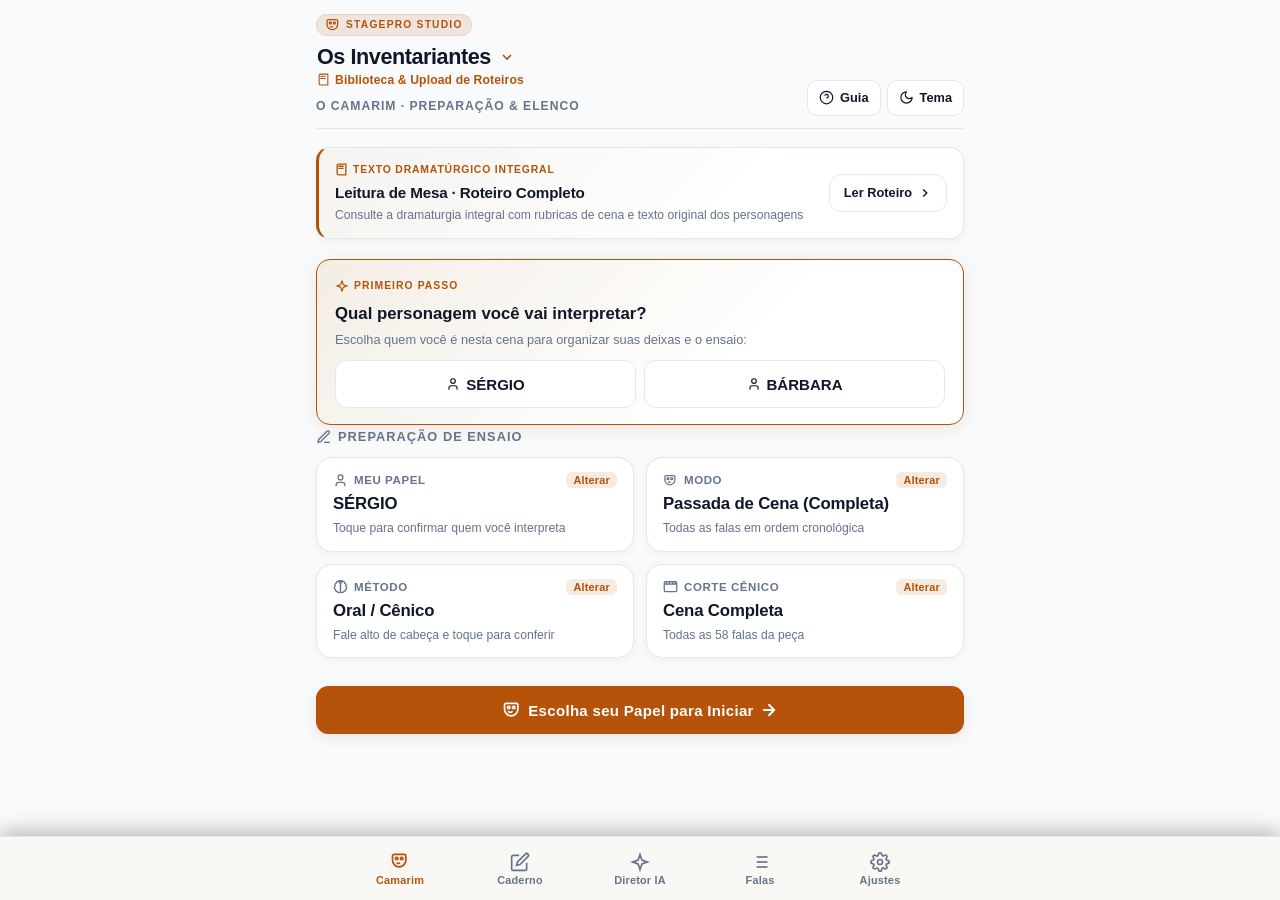
<file: index.html>
<!DOCTYPE html>
<html lang="pt-BR">
<head>
  <meta charset="utf-8">
  <meta http-equiv="Content-Security-Policy" content="default-src 'self'; script-src 'self' 'unsafe-inline'; style-src 'self' 'unsafe-inline'; img-src 'self' data: blob:; media-src 'self' blob: data:; connect-src 'self' blob: data: https://generativelanguage.googleapis.com; font-src 'self'; object-src 'none'; base-uri 'self';">
  <meta name="viewport" content="width=device-width, initial-scale=1, viewport-fit=cover">
  <meta name="theme-color" content="#0b0d11">
  <meta name="apple-mobile-web-app-capable" content="yes">
  <meta name="apple-mobile-web-app-status-bar-style" content="black-translucent">
  <meta name="apple-mobile-web-app-title" content="StagePro">
  <link rel="manifest" href="manifest.json">
  <link rel="icon" type="image/svg+xml" href="icon.svg">
  <link rel="icon" type="image/png" sizes="192x192" href="icon-192.png">
  <link rel="icon" type="image/png" sizes="512x512" href="icon-512.png">
  <link rel="apple-touch-icon" href="icon-192.png">
  <title>Ensaio Teatral · Os Inventariantes</title>
  <link rel="stylesheet" href="css/style.css">
</head>
<body>
  <div class="app-container">
    <!-- TELA 1: O CAMARIM (LOBBY DE ENTRADA & HUB DE ESCOLHA) -->
    <div id="lobbyView" class="view-camarim">
      <header class="camarim-header">
        <div class="camarim-brand">
          <div class="brand-badge">
            <svg class="app-icon" width="16" height="16" viewBox="0 0 24 24" fill="none" stroke="currentColor" stroke-width="2"><path d="M3 11c0 4.4 3.6 8 8 8s8-3.6 8-8V6a2 2 0 0 0-2-2H5a2 2 0 0 0-2 2v5z"/><circle cx="8" cy="9" r="1.5"/><circle cx="14" cy="9" r="1.5"/><path d="M8 14c1 1.2 3 1.2 4 0"/></svg>
            <span>STAGEPRO STUDIO</span>
          </div>
          <button id="btnOpenPlayCatalog" class="camarim-play-selector-btn" type="button" title="Biblioteca de Peças e Upload de Roteiros" aria-haspopup="dialog">
            <div class="play-selector-title-row">
              <h1 class="play-title" id="playTitle">Os Inventariantes</h1>
              <svg class="app-icon play-selector-chevron" width="16" height="16" viewBox="0 0 24 24" fill="none" stroke="currentColor" stroke-width="2.5"><polyline points="6 9 12 15 18 9"/></svg>
            </div>
            <div class="play-selector-meta">
              <svg class="app-icon" width="13" height="13" viewBox="0 0 24 24" fill="none" stroke="currentColor" stroke-width="2"><path d="M4 19.5v-15A2.5 2.5 0 0 1 6.5 2H20v20H6.5a2.5 2.5 0 0 1-2.5-2.5Z"/><path d="M6 6h10M6 10h10"/></svg>
              <span>Biblioteca & Upload de Roteiros</span>
            </div>
          </button>
          <span class="camarim-subtitle">O Camarim · Preparação & Elenco</span>
        </div>
        <div class="camarim-header-actions">
          <button id="btnOpenHelp" class="btn-header" type="button" title="Guia do Ensaio · Como Funciona">
            <svg class="app-icon" width="15" height="15" viewBox="0 0 24 24" fill="none" stroke="currentColor" stroke-width="2"><circle cx="12" cy="12" r="10"/><path d="M9.09 9a3 3 0 0 1 5.83 1c0 2-3 3-3 3"/><line x1="12" y1="17" x2="12.01" y2="17"/></svg>
            <span>Guia</span>
          </button>
          <!-- Botão mantido oculto para retrocompatibilidade com suíte de testes legada -->
          <button id="btnOpenCatalogHeader" class="btn-header" type="button" title="Biblioteca de Roteiros" style="display:none;" aria-hidden="true"></button>
          <button id="btnToggleTheme" class="btn-header" type="button" title="Alternar Modo Claro / Escuro">
            <span id="themeHeaderIcon" style="display:inline-flex; align-items:center;">
              <svg class="app-icon" width="15" height="15" viewBox="0 0 24 24" fill="none" stroke="currentColor" stroke-width="2"><circle cx="12" cy="12" r="4"/><path d="M12 2v2M12 20v2M4.93 4.93l1.41 1.41M17.66 17.66l1.41 1.41M2 12h2M20 12h2M6.34 17.66l-1.41 1.41M19.07 4.93l-1.41 1.41"/></svg>
            </span>
            <span id="themeHeaderLabel">Tema</span>
          </button>
          <!-- Botões mantidos para testes legados de integração, ocultos visualmente da barra superior -->
          <button id="btnOpenFullScriptLobby" class="btn-header" type="button" title="Ler Roteiro Completo" style="display:none;" aria-hidden="true">
            <svg class="app-icon" width="15" height="15" viewBox="0 0 24 24" fill="none" stroke="currentColor" stroke-width="2"><path d="M4 19.5v-15A2.5 2.5 0 0 1 6.5 2H20v20H6.5a2.5 2.5 0 0 1-2.5-2.5Z"/><path d="M6 6h10M6 10h10"/></svg>
            <span>Roteiro</span>
          </button>
          <button id="btnOpenIndexLobby" class="btn-header" type="button" title="Índice de Falas" style="display:none;" aria-hidden="true">
            <svg class="app-icon" width="15" height="15" viewBox="0 0 24 24" fill="none" stroke="currentColor" stroke-width="2"><line x1="8" y1="6" x2="21" y2="6"/><line x1="8" y1="12" x2="21" y2="12"/><line x1="8" y1="18" x2="21" y2="18"/><line x1="3" y1="6" x2="3.01" y2="6"/><line x1="3" y1="12" x2="3.01" y2="12"/><line x1="3" y1="18" x2="3.01" y2="18"/></svg>
            <span>Falas</span>
          </button>
          <button id="btnOpenSettingsLobby" class="btn-header" type="button" title="Opções & Vozes" style="display:none;" aria-hidden="true">
            <svg class="app-icon" width="15" height="15" viewBox="0 0 24 24" fill="none" stroke="currentColor" stroke-width="2"><circle cx="12" cy="12" r="3"/><path d="M19.4 15a1.65 1.65 0 0 0 .33 1.82l.06.06a2 2 0 0 1 0 2.83 2 2 0 0 1-2.83 0l-.06-.06a1.65 1.65 0 0 0-1.82-.33 1.65 1.65 0 0 0-1 1.51V21a2 2 0 0 1-2 2 2 2 0 0 1-2-2v-.09A1.65 1.65 0 0 0 9 19.4a1.65 1.65 0 0 0-1.82.33l-.06.06a2 2 0 0 1-2.83 0 2 2 0 0 1 0-2.83l.06-.06a1.65 1.65 0 0 0 .33-1.82 1.65 1.65 0 0 0-1.51-1H3a2 2 0 0 1-2-2 2 2 0 0 1 2-2h.09A1.65 1.65 0 0 0 4.6 9a1.65 1.65 0 0 0-.33-1.82l-.06-.06a2 2 0 0 1 0-2.83 2 2 0 0 1 2.83 0l.06.06a1.65 1.65 0 0 0 1.82.33H9a1.65 1.65 0 0 0 1-1.51V3a2 2 0 0 1 2-2 2 2 0 0 1 2 2v.09a1.65 1.65 0 0 0 1 1.51 1.65 1.65 0 0 0 1.82-.33l.06-.06a2 2 0 0 1 2.83 0 2 2 0 0 1 0 2.83l-.06.06a1.65 1.65 0 0 0-.33 1.82V9a1.65 1.65 0 0 0 1.51 1H21a2 2 0 0 1 2 2 2 2 0 0 1-2 2h-.09a1.65 1.65 0 0 0-1.51 1z"/></svg>
            <span>Opções</span>
          </button>
        </div>
      </header>

      <!-- CARD DRAMATÚRGICO: TEXTO DA PEÇA (LEITURA DE MESA) -->
      <section class="camarim-script-card" id="bannerReadFullScript" role="region" aria-label="Texto da Peça">
        <div class="script-card-content">
          <div class="script-card-badge">
            <svg class="app-icon" width="13" height="13" viewBox="0 0 24 24" fill="none" stroke="currentColor" stroke-width="2.5"><path d="M4 19.5v-15A2.5 2.5 0 0 1 6.5 2H20v20H6.5a2.5 2.5 0 0 1-2.5-2.5Z"/><path d="M6 6h10M6 10h10"/></svg>
            <span>TEXTO DRAMATÚRGICO INTEGRAL</span>
          </div>
          <h2 class="script-card-title">Leitura de Mesa · Roteiro Completo</h2>
          <p class="script-card-desc">Consulte a dramaturgia integral com rubricas de cena e texto original dos personagens</p>
        </div>
        <button id="btnReadScriptBanner" class="btn btn-secondary script-card-action" type="button">
          <span>Ler Roteiro</span>
          <svg class="app-icon" width="14" height="14" viewBox="0 0 24 24" fill="none" stroke="currentColor" stroke-width="2.5"><polyline points="9 18 15 12 9 6"/></svg>
        </button>
      </section>

      <!-- PAINEL MISSION CONTROL DO CAMARIM (DASHBOARD TÁTIL) -->
      <div id="tabContentArea" class="tab-content-area">
        <div id="tabCamarim" class="tab-pane active">
          <!-- CARD DE CONTINUAÇÃO RÁPIDA (QUICK RESUME) -->
          <div id="resumeRehearsalCard" class="camarim-resume-card" style="display:none;">
            <div class="resume-card-left">
              <span class="resume-card-badge">Último Ensaio</span>
              <span class="resume-card-title" id="resumeCardTitle">Continuar da fala 1</span>
            </div>
            <button id="btnQuickResume" class="btn btn-secondary btn-resume-action" type="button">
              <span>Continuar</span>
              <svg class="app-icon" width="14" height="14" viewBox="0 0 24 24" fill="none" stroke="currentColor" stroke-width="2.5"><polygon points="5 3 19 12 5 21 5 3"/></svg>
            </button>
          </div>

          <!-- BANNER DE BOAS-VINDAS / ESCOLHA INICIAL NO PRIMEIRO USO -->
          <div id="camarimWelcomeContainer" class="camarim-welcome-container"></div>

          <!-- OS 4 SLOTS INTERATIVOS DE PREPARAÇÃO -->
          <section class="mission-control-section">
            <div class="mission-control-title">
              <svg class="app-icon" width="16" height="16" viewBox="0 0 24 24" fill="none" stroke="currentColor" stroke-width="2"><path d="M12 20h9"/><path d="M16.5 3.5a2.121 2.121 0 0 1 3 3L7 19l-4 1 1-4L16.5 3.5z"/></svg>
              <span>Preparação de Ensaio</span>
            </div>
            <div class="mission-slots-grid">
              <!-- SLOT 1: PERSONAGEM -->
              <button type="button" class="mission-slot-card" id="slotActorBtn">
                <div class="slot-card-top">
                  <div class="slot-card-label">
                    <svg class="app-icon" width="15" height="15" viewBox="0 0 24 24" fill="none" stroke="currentColor" stroke-width="2"><path d="M19 21v-2a4 4 0 0 0-4-4H9a4 4 0 0 0-4 4v2"/><circle cx="12" cy="7" r="4"/></svg>
                    <span>Meu Papel</span>
                  </div>
                  <span class="slot-edit-pill">Alterar</span>
                </div>
                <div class="slot-card-value" id="slotActorValue">SÉRGIO</div>
                <div class="slot-card-sub" id="slotActorSub">Toque para selecionar</div>
              </button>

              <!-- SLOT 2: MODO DE ENSAIO -->
              <button type="button" class="mission-slot-card" id="slotModeBtn">
                <div class="slot-card-top">
                  <div class="slot-card-label">
                    <svg class="app-icon" width="15" height="15" viewBox="0 0 24 24" fill="none" stroke="currentColor" stroke-width="2"><path d="M3 11c0 4.4 3.6 8 8 8s8-3.6 8-8V6a2 2 0 0 0-2-2H5a2 2 0 0 0-2 2v5z"/><circle cx="8" cy="9" r="1.5"/><circle cx="14" cy="9" r="1.5"/><path d="M8 14c1 1.2 3 1.2 4 0"/></svg>
                    <span>Modo</span>
                  </div>
                  <span class="slot-edit-pill">Alterar</span>
                </div>
                <div class="slot-card-value" id="slotModeValue">Só Minhas + Deixas</div>
                <div class="slot-card-sub" id="slotModeSub">Foco em réplicas diretas</div>
              </button>

              <!-- SLOT 3: MÉTODO DE ESTUDO -->
              <button type="button" class="mission-slot-card" id="slotMethodBtn">
                <div class="slot-card-top">
                  <div class="slot-card-label">
                    <svg class="app-icon" width="15" height="15" viewBox="0 0 24 24" fill="none" stroke="currentColor" stroke-width="2"><path d="M9.5 2A2.5 2.5 0 0 1 12 4.5v15a2.5 2.5 0 0 1-4.96.44 2.5 2.5 0 0 1-2.96-3.08 3 3 0 0 1-.34-5.58 2.5 2.5 0 0 1 1.32-4.24 2.5 2.5 0 0 1 4.44-2.04Z"/><path d="M14.5 2A2.5 2.5 0 0 0 12 4.5v15a2.5 2.5 0 0 0 4.96.44 2.5 2.5 0 0 0 2.96-3.08 3 3 0 0 0 .34-5.58 2.5 2.5 0 0 0-1.32-4.24 2.5 2.5 0 0 0-4.44-2.04Z"/></svg>
                    <span>Método</span>
                  </div>
                  <span class="slot-edit-pill">Alterar</span>
                </div>
                <div class="slot-card-value" id="slotMethodValue">Oral / Cênico</div>
                <div class="slot-card-sub" id="slotMethodSub">Fale alto de cabeça</div>
              </button>

              <!-- SLOT 4: CORTE CÊNICO (BEAT) -->
              <button type="button" class="mission-slot-card" id="slotBeatBtn">
                <div class="slot-card-top">
                  <div class="slot-card-label">
                    <svg class="app-icon" width="15" height="15" viewBox="0 0 24 24" fill="none" stroke="currentColor" stroke-width="2"><rect x="2" y="4" width="20" height="16" rx="2"/><path d="m4 4 3 4M9 4l3 4M14 4l3 4M19 4l1 4M2 8h20"/></svg>
                    <span>Corte Cênico</span>
                  </div>
                  <span class="slot-edit-pill">Alterar</span>
                </div>
                <div class="slot-card-value" id="slotBeatValue">Cena Completa</div>
                <div class="slot-card-sub" id="slotBeatSub">Todas as falas da cena</div>
              </button>
            </div>
          </section>

          <!-- BOTÃO HERÓI: ENTRAR EM CENA -->
          <div class="camarim-hero-action">
            <button id="btnEnterStage" class="btn btn-primary btn-enter-stage" type="button">
              <svg class="app-icon" width="20" height="20" viewBox="0 0 24 24" fill="none" stroke="currentColor" stroke-width="2"><path d="M3 11c0 4.4 3.6 8 8 8s8-3.6 8-8V6a2 2 0 0 0-2-2H5a2 2 0 0 0-2 2v5z"/><circle cx="8" cy="9" r="1.5"/><circle cx="14" cy="9" r="1.5"/><path d="M8 14c1 1.2 3 1.2 4 0"/></svg>
              <span>Entrar em Cena</span>
              <svg class="app-icon" width="18" height="18" viewBox="0 0 24 24" fill="none" stroke="currentColor" stroke-width="2.5"><line x1="5" y1="12" x2="19" y2="12"/><polyline points="12 5 19 12 12 19"/></svg>
            </button>
          </div>
        </div>
      </div>

      <!-- BOTTOM SHEETS DOS SLOTS DE CONFIGURAÇÃO -->
      <!-- SHEET 1: ESCOLHA DE PERSONAGEM -->
      <div id="sheetActor" class="modal-backdrop slot-sheet" role="dialog" aria-modal="true" aria-labelledby="sheetActorTitle" hidden>
        <div class="modal-content">
          <div class="modal-drag-bar" aria-hidden="true"></div>
          <div class="modal-header">
            <h2 id="sheetActorTitle">
              <svg class="app-icon" width="18" height="18" viewBox="0 0 24 24" fill="none" stroke="currentColor" stroke-width="2"><path d="M19 21v-2a4 4 0 0 0-4-4H9a4 4 0 0 0-4 4v2"/><circle cx="12" cy="7" r="4"/></svg>
              <span>Escolha seu Personagem</span>
            </h2>
            <button id="btnCloseSheetActor" class="btn-close" type="button" aria-label="Fechar">&times;</button>
          </div>
          <div class="modal-body">
            <div class="character-cards-grid" id="characterTabs" role="tablist">
              <!-- Injetado dinamicamente via UIController.renderLobby() -->
            </div>
          </div>
        </div>
      </div>

      <!-- SHEET 2: MODO DE ENSAIO -->
      <div id="sheetMode" class="modal-backdrop slot-sheet" role="dialog" aria-modal="true" aria-labelledby="sheetModeTitle" hidden>
        <div class="modal-content">
          <div class="modal-drag-bar" aria-hidden="true"></div>
          <div class="modal-header">
            <h2 id="sheetModeTitle">
              <svg class="app-icon" width="18" height="18" viewBox="0 0 24 24" fill="none" stroke="currentColor" stroke-width="2"><path d="M3 11c0 4.4 3.6 8 8 8s8-3.6 8-8V6a2 2 0 0 0-2-2H5a2 2 0 0 0-2 2v5z"/><circle cx="8" cy="9" r="1.5"/><circle cx="14" cy="9" r="1.5"/><path d="M8 14c1 1.2 3 1.2 4 0"/></svg>
              <span>Modo de Ensaio</span>
            </h2>
            <button id="btnCloseSheetMode" class="btn-close" type="button" aria-label="Fechar">&times;</button>
          </div>
          <div class="modal-body">
            <div class="mode-cards-grid" id="modeCardsGrid">
              <div class="mode-card active" data-mode="minhas">
                <div class="mode-card-header">
                  <span class="mode-card-icon">
                    <svg class="app-icon" width="20" height="20" viewBox="0 0 24 24" fill="none" stroke="currentColor" stroke-width="2"><circle cx="12" cy="12" r="10"/><circle cx="12" cy="12" r="6"/><circle cx="12" cy="12" r="2"/></svg>
                  </span>
                  <div class="mode-card-title-group">
                    <span class="mode-card-title">Só Minhas Falas + Deixas</span>
                    <span class="mode-card-badge">Recomendado</span>
                  </div>
                </div>
                <p class="mode-card-desc">Foque apenas nas suas réplicas, com a deixa do colega conectada e destacada no topo.</p>
              </div>

              <div class="mode-card" data-mode="cena">
                <div class="mode-card-header">
                  <span class="mode-card-icon">
                    <svg class="app-icon" width="20" height="20" viewBox="0 0 24 24" fill="none" stroke="currentColor" stroke-width="2"><path d="M4 19.5v-15A2.5 2.5 0 0 1 6.5 2H20v20H6.5a2.5 2.5 0 0 1-2.5-2.5Z"/><path d="M6 6h10M6 10h10"/></svg>
                  </span>
                  <div class="mode-card-title-group">
                    <span class="mode-card-title">Passada de Cena (Completa)</span>
                    <span class="mode-card-badge">Cronológico</span>
                  </div>
                </div>
                <p class="mode-card-desc">Passe todas as falas da peça do início ao fim, ouvindo ou lendo cada personagem.</p>
              </div>

              <div class="mode-card" data-mode="pingpong">
                <div class="mode-card-header">
                  <span class="mode-card-icon">
                    <svg class="app-icon" width="20" height="20" viewBox="0 0 24 24" fill="none" stroke="currentColor" stroke-width="2"><polygon points="13 2 3 14 12 14 11 22 21 10 12 10 13 2"/></svg>
                  </span>
                  <div class="mode-card-title-group">
                    <span class="mode-card-title">Ping-Pong de Deixas</span>
                    <span class="mode-card-badge">Reflexo 4s</span>
                  </div>
                </div>
                <p class="mode-card-desc">O colega fala e um cronômetro de reflexo de 4s abre para testar seu tempo de resposta.</p>
              </div>

              <div class="mode-card" data-mode="ponto">
                <div class="mode-card-header">
                  <span class="mode-card-icon">
                    <svg class="app-icon" width="20" height="20" viewBox="0 0 24 24" fill="none" stroke="currentColor" stroke-width="2"><path d="M3 14h3a2 2 0 0 1 2 2v3a2 2 0 0 1-2 2H5a2 2 0 0 1-2-2v-7a9 9 0 0 1 18 0v7a2 2 0 0 1-2 2h-1a2 2 0 0 1-2-2v-3a2 2 0 0 1 2-2h3"/></svg>
                  </span>
                  <div class="mode-card-title-group">
                    <span class="mode-card-title">Ponto Eletrônico</span>
                    <span class="mode-card-badge">Hands-Free</span>
                  </div>
                </div>
                <p class="mode-card-desc">Ensaio 100% auditivo para você ensaiar com fone no ouvido, viva-voz ou sem as mãos.</p>
              </div>

              <div class="mode-card" data-mode="fraquezas">
                <div class="mode-card-header">
                  <span class="mode-card-icon">
                    <svg class="app-icon" width="20" height="20" viewBox="0 0 24 24" fill="none" stroke="currentColor" stroke-width="2"><path d="M9.5 2A2.5 2.5 0 0 1 12 4.5v15a2.5 2.5 0 0 1-4.96.44 2.5 2.5 0 0 1-2.96-3.08 3 3 0 0 1-.34-5.58 2.5 2.5 0 0 1 1.32-4.24 2.5 2.5 0 0 1 4.44-2.04Z"/><path d="M14.5 2A2.5 2.5 0 0 0 12 4.5v15a2.5 2.5 0 0 0 4.96.44 2.5 2.5 0 0 0 2.96-3.08 3 3 0 0 0 .34-5.58 2.5 2.5 0 0 0-1.32-4.24 2.5 2.5 0 0 0-4.44-2.04Z"/></svg>
                  </span>
                  <div class="mode-card-title-group">
                    <span class="mode-card-title">Foco nas Fraquezas</span>
                    <span class="mode-card-badge">Memorização</span>
                  </div>
                </div>
                <p class="mode-card-desc">Repetição espaçada inteligente priorizando as falas onde você mais errou ou tem dúvida.</p>
              </div>
            </div>
          </div>
        </div>
      </div>

      <!-- SHEET 3: MÉTODO DE MEMORIZAÇÃO -->
      <div id="sheetMethod" class="modal-backdrop slot-sheet" role="dialog" aria-modal="true" aria-labelledby="sheetMethodTitle" hidden>
        <div class="modal-content">
          <div class="modal-drag-bar" aria-hidden="true"></div>
          <div class="modal-header">
            <h2 id="sheetMethodTitle">
              <svg class="app-icon" width="18" height="18" viewBox="0 0 24 24" fill="none" stroke="currentColor" stroke-width="2"><path d="M9.5 2A2.5 2.5 0 0 1 12 4.5v15a2.5 2.5 0 0 1-4.96.44 2.5 2.5 0 0 1-2.96-3.08 3 3 0 0 1-.34-5.58 2.5 2.5 0 0 1 1.32-4.24 2.5 2.5 0 0 1 4.44-2.04Z"/><path d="M14.5 2A2.5 2.5 0 0 0 12 4.5v15a2.5 2.5 0 0 0 4.96.44 2.5 2.5 0 0 0 2.96-3.08 3 3 0 0 0 .34-5.58 2.5 2.5 0 0 0-1.32-4.24 2.5 2.5 0 0 0-4.44-2.04Z"/></svg>
              <span>Método de Memorização</span>
            </h2>
            <button id="btnCloseSheetMethod" class="btn-close" type="button" aria-label="Fechar">&times;</button>
          </div>
          <div class="modal-body">
            <div class="study-methods-grid" id="studyMethodsGrid">
              <button type="button" class="study-method-card active" data-method="oral">
                <span class="method-card-icon">
                  <svg class="app-icon" width="22" height="22" viewBox="0 0 24 24" fill="none" stroke="currentColor" stroke-width="2"><path d="M12 2a3 3 0 0 0-3 3v7a3 3 0 0 0 6 0V5a3 3 0 0 0-3-3Z"/><path d="M19 10v2a7 7 0 0 1-14 0v-2M12 19v3M8 22h8"/></svg>
                </span>
                <div class="method-card-info">
                  <span class="method-card-title">Oral / Cênico</span>
                  <span class="method-card-badge">Padrão</span>
                </div>
                <p class="method-card-desc">Fale alto de cabeça e toque para conferir.</p>
              </button>
              <button type="button" class="study-method-card" data-method="quiz">
                <span class="method-card-icon">
                  <svg class="app-icon" width="22" height="22" viewBox="0 0 24 24" fill="none" stroke="currentColor" stroke-width="2"><path d="M19.4 7.8c0-1.6.8-2.2 1.6-2.8-1.3-1.3-3.1-2-5-2-1.6 0-2.2.8-2.8 1.6a2 2 0 0 1-2.3 0C10.2 3.8 9.6 3 8 3 6.2 3 4.3 3.7 3 5c.8.7 1.6 1.3 1.6 2.8a2 2 0 0 1-1.1 1.8C2.8 10.2 2 10.8 2 12.4c0 1.6.8 2.2 1.6 2.8a2 2 0 0 1 1.1 1.8c-.8.8-1.6 1.4-2.4 2.1 1.3 1.3 3.1 2 5 2 1.6 0 2.2-.8 2.8-1.6a2 2 0 0 1 2.3 0c.7.8 1.3 1.6 2.8 1.6 1.8 0 3.7-.7 5-2-.8-.7-1.6-1.3-1.6-2.8a2 2 0 0 1 1.1-1.8c.6-.5 1.4-1.1 1.4-2.7 0-1.6-.8-2.2-1.6-2.8a2 2 0 0 1-1.1-1.8Z"/></svg>
                </span>
                <div class="method-card-info">
                  <span class="method-card-title">Alternativas</span>
                  <span class="method-card-badge">Interativo</span>
                </div>
                <p class="method-card-desc">Complete lacunas escolhendo opções.</p>
              </button>
              <button type="button" class="study-method-card" data-method="typing">
                <span class="method-card-icon">
                  <svg class="app-icon" width="22" height="22" viewBox="0 0 24 24" fill="none" stroke="currentColor" stroke-width="2"><rect x="2" y="4" width="20" height="16" rx="2"/><line x1="6" y1="8" x2="6.01" y2="8"/><line x1="10" y1="8" x2="10.01" y2="8"/><line x1="14" y1="8" x2="14.01" y2="8"/><line x1="18" y1="8" x2="18.01" y2="8"/><line x1="6" y1="12" x2="6.01" y2="12"/><line x1="18" y1="12" x2="18.01" y2="12"/><line x1="7" y1="16" x2="17" y2="16"/></svg>
                </span>
                <div class="method-card-info">
                  <span class="method-card-title">Digitação</span>
                  <span class="method-card-badge">Teclado</span>
                </div>
                <p class="method-card-desc">Digite as palavras que faltam no texto.</p>
              </button>
            </div>
          </div>
        </div>
      </div>

      <!-- SHEET 4: CORTE CÊNICO (BEAT) -->
      <div id="sheetBeat" class="modal-backdrop slot-sheet" role="dialog" aria-modal="true" aria-labelledby="sheetBeatTitle" hidden>
        <div class="modal-content">
          <div class="modal-drag-bar" aria-hidden="true"></div>
          <div class="modal-header">
            <h2 id="sheetBeatTitle">
              <svg class="app-icon" width="18" height="18" viewBox="0 0 24 24" fill="none" stroke="currentColor" stroke-width="2"><rect x="2" y="4" width="20" height="16" rx="2"/><path d="m4 4 3 4M9 4l3 4M14 4l3 4M19 4l1 4M2 8h20"/></svg>
              <span>Bloco Dramático / Beat</span>
            </h2>
            <button id="btnCloseSheetBeat" class="btn-close" type="button" aria-label="Fechar">&times;</button>
          </div>
          <div class="modal-body">
            <div class="camarim-select-wrapper custom-select-box">
              <select id="selectBeat" class="camarim-select" title="Filtrar por bloco dramático da cena">
                <option value="all">Cena Completa (Todas as falas)</option>
              </select>
              <div class="select-chevron">
                <svg class="app-icon" width="14" height="14" viewBox="0 0 24 24" fill="none" stroke="currentColor" stroke-width="2.5"><polyline points="6 9 12 15 18 9"/></svg>
              </div>
            </div>
          </div>
        </div>
      </div>
    </div>

    <!-- TELA 2: O PALCO (ENSAIO LIMPO E IMERSIVO) -->
    <div id="rehearsalView" class="view-palco" hidden>
      <!-- TOPO MINIMALISTA (HUD DESOBSTRUÍDO) -->
      <header class="stage-header" id="stageHeader">
        <div class="stage-header-inner">
          <button id="btnBackToLobby" class="btn-stage-back" type="button" title="Voltar ao Camarim">
            <svg class="app-icon" width="16" height="16" viewBox="0 0 24 24" fill="none" stroke="currentColor" stroke-width="2.5"><polyline points="15 18 9 12 15 6"/></svg>
            <span>Camarim</span>
          </button>
          <div class="stage-center-info">
            <span class="stage-play-title" id="stagePlayTitle">Os Inventariantes</span>
            <div class="stage-meta-pills">
              <span class="stage-beat-pill" id="stageBeatTitle">Cena Completa</span>
              <span class="stage-method-pill" id="stageMethodPill">Oral</span>
            </div>
          </div>
          <div class="stage-right-actions">
            <button id="btnStageIndex" class="btn-stage-counter" type="button" title="Índice de Falas">
              <span id="counterText">Fala 1 de 58</span>
            </button>
            <button id="btnStageCaderno" class="btn-stage-icon" type="button" title="Caderno de Ensaio & Anotações">
              <svg class="app-icon" width="16" height="16" viewBox="0 0 24 24" fill="none" stroke="currentColor" stroke-width="2"><path d="M11 4H4a2 2 0 0 0-2 2v14a2 2 0 0 0 2 2h14a2 2 0 0 0 2-2v-7"/><path d="M18.5 2.5a2.121 2.121 0 0 1 3 3L12 15l-4 1 1-4 9.5-9.5z"/></svg>
            </button>
            <button id="btnOpenSettingsStage" class="btn-stage-icon" type="button" title="Opções & Vozes">
              <svg class="app-icon" width="16" height="16" viewBox="0 0 24 24" fill="none" stroke="currentColor" stroke-width="2"><circle cx="12" cy="12" r="3"/><path d="M19.4 15a1.65 1.65 0 0 0 .33 1.82l.06.06a2 2 0 0 1 0 2.83 2 2 0 0 1-2.83 0l-.06-.06a1.65 1.65 0 0 0-1.82-.33 1.65 1.65 0 0 0-1 1.51V21a2 2 0 0 1-2 2 2 2 0 0 1-2-2v-.09A1.65 1.65 0 0 0 9 19.4a1.65 1.65 0 0 0-1.82.33l-.06.06a2 2 0 0 1-2.83 0 2 2 0 0 1 0-2.83l.06-.06a1.65 1.65 0 0 0 .33-1.82 1.65 1.65 0 0 0-1.51-1H3a2 2 0 0 1-2-2 2 2 0 0 1 2-2h.09A1.65 1.65 0 0 0 4.6 9a1.65 1.65 0 0 0-.33-1.82l-.06-.06a2 2 0 0 1 0-2.83 2 2 0 0 1 2.83 0l.06.06a1.65 1.65 0 0 0 1.82.33H9a1.65 1.65 0 0 0 1-1.51V3a2 2 0 0 1 2-2 2 2 0 0 1 2 2v.09a1.65 1.65 0 0 0 1 1.51 1.65 1.65 0 0 0 1.82-.33l.06-.06a2 2 0 0 1 2.83 0 2 2 0 0 1 0 2.83l-.06.06a1.65 1.65 0 0 0-.33 1.82V9a1.65 1.65 0 0 0 1.51 1H21a2 2 0 0 1 2 2 2 2 0 0 1-2 2h-.09a1.65 1.65 0 0 0-1.51 1z"/></svg>
            </button>
          </div>
        </div>
        <div class="stage-progress-bar" role="progressbar" aria-valuenow="0" aria-valuemin="0" aria-valuemax="100" aria-label="Progresso de domínio do papel">
          <div class="progress-bar-fill" id="progressBar"></div>
        </div>
        <div class="status-toast" id="statusMessage" role="status" aria-live="polite"></div>
      </header>

      <!-- ÁREA CÊNICA (A ESCUTA E A FALA) -->
      <main id="mainApp" class="rehearsal-card-container">
        <!-- Injetado dinamicamente via UIController.renderView() -->
      </main>

      <!-- BARRA DE UM POLEGAR (ONE-THUMB ACTION DOCK) -->
      <footer id="oneThumbDock" class="action-dock">
        <div class="dock-inner">
          <button id="btnPrev" class="dock-btn-nav" type="button" title="Fala anterior (←)">
            <svg class="app-icon" width="20" height="20" viewBox="0 0 24 24" fill="none" stroke="currentColor" stroke-width="2.5"><polyline points="15 18 9 12 15 6"/></svg>
          </button>
          <div id="dockHeroArea" class="dock-hero-area">
            <!-- Injetado dinamicamente via UIController.renderView() -->
          </div>
          <button id="btnNext" class="dock-btn-nav" type="button" title="Próxima fala (→)">
            <svg class="app-icon" width="20" height="20" viewBox="0 0 24 24" fill="none" stroke="currentColor" stroke-width="2.5"><polyline points="9 18 15 12 9 6"/></svg>
          </button>
        </div>
      </footer>
    </div>

    <!-- BARRA DE NAVEGAÇÃO INFERIOR DO APP (BOTTOM TAB BAR NATIVA) -->
    <nav id="appTabBar" class="app-tab-bar" aria-label="Navegação Principal">
      <button type="button" class="tab-bar-item active" id="tabBtnCamarim" data-tab="camarim">
        <svg class="app-icon" width="20" height="20" viewBox="0 0 24 24" fill="none" stroke="currentColor" stroke-width="2"><path d="M3 11c0 4.4 3.6 8 8 8s8-3.6 8-8V6a2 2 0 0 0-2-2H5a2 2 0 0 0-2 2v5z"/><circle cx="8" cy="9" r="1.5"/><circle cx="14" cy="9" r="1.5"/><path d="M8 14c1 1.2 3 1.2 4 0"/></svg>
        <span>Camarim</span>
      </button>
      <button type="button" class="tab-bar-item" id="tabBtnCaderno" data-tab="caderno">
        <svg class="app-icon" width="20" height="20" viewBox="0 0 24 24" fill="none" stroke="currentColor" stroke-width="2"><path d="M11 4H4a2 2 0 0 0-2 2v14a2 2 0 0 0 2 2h14a2 2 0 0 0 2-2v-7"/><path d="M18.5 2.5a2.121 2.121 0 0 1 3 3L12 15l-4 1 1-4 9.5-9.5z"/></svg>
        <span>Caderno</span>
      </button>
      <button type="button" class="tab-bar-item" id="tabBtnAI" data-tab="ai" title="Diretor IA · Inteligência e Dramaturgia">
        <svg class="app-icon" width="20" height="20" viewBox="0 0 24 24" fill="none" stroke="currentColor" stroke-width="2"><path d="m12 3-1.9 5.8a2 2 0 0 1-1.3 1.3L3 12l5.8 1.9a2 2 0 0 1 1.3 1.3L12 21l1.9-5.8a2 2 0 0 1 1.3-1.3L21 12l-5.8-1.9a2 2 0 0 1-1.3-1.3L12 3Z"/></svg>
        <span>Diretor IA</span>
      </button>
      <button type="button" id="tabBtnScript" data-tab="script" style="display:none;" aria-hidden="true">
        <span>Roteiro</span>
      </button>
      <button type="button" class="tab-bar-item" id="tabBtnProgress" data-tab="progress">
        <svg class="app-icon" width="20" height="20" viewBox="0 0 24 24" fill="none" stroke="currentColor" stroke-width="2"><line x1="8" y1="6" x2="21" y2="6"/><line x1="8" y1="12" x2="21" y2="12"/><line x1="8" y1="18" x2="21" y2="18"/><line x1="3" y1="6" x2="3.01" y2="6"/><line x1="3" y1="12" x2="3.01" y2="12"/><line x1="3" y1="18" x2="3.01" y2="18"/></svg>
        <span>Falas</span>
      </button>
      <button type="button" class="tab-bar-item" id="tabBtnSettings" data-tab="settings">
        <svg class="app-icon" width="20" height="20" viewBox="0 0 24 24" fill="none" stroke="currentColor" stroke-width="2"><circle cx="12" cy="12" r="3"/><path d="M19.4 15a1.65 1.65 0 0 0 .33 1.82l.06.06a2 2 0 0 1 0 2.83 2 2 0 0 1-2.83 0l-.06-.06a1.65 1.65 0 0 0-1.82-.33 1.65 1.65 0 0 0-1 1.51V21a2 2 0 0 1-2 2 2 2 0 0 1-2-2v-.09A1.65 1.65 0 0 0 9 19.4a1.65 1.65 0 0 0-1.82.33l-.06.06a2 2 0 0 1-2.83 0 2 2 0 0 1 0-2.83l.06-.06a1.65 1.65 0 0 0 .33-1.82 1.65 1.65 0 0 0-1.51-1H3a2 2 0 0 1-2-2 2 2 0 0 1 2-2h.09A1.65 1.65 0 0 0 4.6 9a1.65 1.65 0 0 0-.33-1.82l-.06-.06a2 2 0 0 1 0-2.83 2 2 0 0 1 2.83 0l.06.06a1.65 1.65 0 0 0 1.82.33H9a1.65 1.65 0 0 0 1-1.51V3a2 2 0 0 1 2-2 2 2 0 0 1 2 2v.09a1.65 1.65 0 0 0 1 1.51 1.65 1.65 0 0 0 1.82-.33l.06-.06a2 2 0 0 1 2.83 0 2 2 0 0 1 0 2.83l-.06.06a1.65 1.65 0 0 0-.33 1.82V9a1.65 1.65 0 0 0 1.51 1H21a2 2 0 0 1 2 2 2 2 0 0 1-2 2h-.09a1.65 1.65 0 0 0-1.51 1z"/></svg>
        <span>Ajustes</span>
      </button>
    </nav>
  </div>

  <!-- MODAL: CADERNO DE ENSAIO (ANOTAÇÕES LIVRES, FALAS & GRAVAÇÕES) -->
  <div id="modalCaderno" class="modal-backdrop" role="dialog" aria-modal="true" aria-labelledby="modalCadernoTitle" hidden>
    <div class="modal-content modal-content-wide">
      <div class="modal-drag-bar" aria-hidden="true"></div>
      <div class="modal-header">
        <h2 id="modalCadernoTitle">
          <svg class="app-icon" width="18" height="18" viewBox="0 0 24 24" fill="none" stroke="currentColor" stroke-width="2"><path d="M11 4H4a2 2 0 0 0-2 2v14a2 2 0 0 0 2 2h14a2 2 0 0 0 2-2v-7"/><path d="M18.5 2.5a2.121 2.121 0 0 1 3 3L12 15l-4 1 1-4 9.5-9.5z"/></svg>
          <span>Caderno de Ensaio · Anotações & Áudios</span>
        </h2>
        <button id="btnCloseCaderno" class="btn-close" type="button" aria-label="Fechar">&times;</button>
      </div>

      <!-- ABAS INTERNAS DO CADERNO -->
      <div class="caderno-tabs-nav" role="tablist" aria-label="Abas do Caderno de Ensaio">
        <button type="button" class="caderno-tab-btn active" id="cadernoTabBtnNotes" data-subtab="notes" role="tab" aria-selected="true" aria-controls="cadernoSubtabNotes">
          <svg class="app-icon" width="16" height="16" viewBox="0 0 24 24" fill="none" stroke="currentColor" stroke-width="2"><path d="M11 4H4a2 2 0 0 0-2 2v14a2 2 0 0 0 2 2h14a2 2 0 0 0 2-2v-7"/><path d="M18.5 2.5a2.121 2.121 0 0 1 3 3L12 15l-4 1 1-4 9.5-9.5z"/></svg>
          <span class="tab-label-full">Anotações do Ator</span>
          <span class="tab-label-short">Anotações</span>
        </button>
        <button type="button" class="caderno-tab-btn" id="cadernoTabBtnRecordings" data-subtab="recordings" role="tab" aria-selected="false" aria-controls="cadernoSubtabRecordings">
          <svg class="app-icon" width="16" height="16" viewBox="0 0 24 24" fill="none" stroke="currentColor" stroke-width="2"><path d="M12 2a3 3 0 0 0-3 3v7a3 3 0 0 0 6 0V5a3 3 0 0 0-3-3Z"/><path d="M19 10v2a7 7 0 0 1-14 0v-2M12 19v3M8 22h8"/></svg>
          <span class="tab-label-full">Gravações de Voz</span>
          <span class="tab-label-short">Gravações</span>
          <span class="caderno-rec-count-badge" id="cadernoRecordingsCountBadge">0</span>
        </button>
        <button type="button" class="caderno-tab-btn" id="cadernoTabBtnQuiz" data-subtab="quiz" role="tab" aria-selected="false" aria-controls="cadernoSubtabQuiz">
          <svg class="app-icon" width="16" height="16" viewBox="0 0 24 24" fill="none" stroke="currentColor" stroke-width="2"><path d="M19.4 7.8c0-1.6.8-2.2 1.6-2.8-1.3-1.3-3.1-2-5-2-1.6 0-2.2.8-2.8 1.6a2 2 0 0 1-2.3 0C10.2 3.8 9.6 3 8 3 6.2 3 4.3 3.7 3 5c.8.7 1.6 1.3 1.6 2.8a2 2 0 0 1-1.1 1.8C2.8 10.2 2 10.8 2 12.4c0 1.6.8 2.2 1.6 2.8a2 2 0 0 1 1.1 1.8c-.8.8-1.6 1.4-2.4 2.1 1.3 1.3 3.1 2 5 2 1.6 0 2.2-.8 2.8-1.6a2 2 0 0 1 2.3 0c.7.8 1.3 1.6 2.8 1.6 1.8 0 3.7-.7 5-2-.8-.7-1.6-1.3-1.6-2.8a2 2 0 0 1 1.1-1.8c.6-.5 1.4-1.1 1.4-2.7 0-1.6-.8-2.2-1.6-2.8a2 2 0 0 1-1.1-1.8Z"/></svg>
          <span class="tab-label-full">Quiz Dramatúrgico</span>
          <span class="tab-label-short">Quiz</span>
        </button>
      </div>

      <div class="modal-body caderno-modal-body">
        <!-- SUBABA 1: ANOTAÇÕES -->
        <div id="cadernoSubtabNotes" class="caderno-subtab-pane active" role="tabpanel" aria-labelledby="cadernoTabBtnNotes">
          <!-- CARD A: ANOTAÇÕES LIVRES DO ATOR -->
          <div class="caderno-card">
            <div class="caderno-card-header">
              <div class="caderno-card-title">
                <svg class="app-icon" width="16" height="16" viewBox="0 0 24 24" fill="none" stroke="currentColor" stroke-width="2"><path d="M4 19.5v-15A2.5 2.5 0 0 1 6.5 2H20v20H6.5a2.5 2.5 0 0 1-2.5-2.5Z"/><path d="M6 6h10M6 10h10"/></svg>
                <span>Caderno Livre de Bordo</span>
              </div>
              <span class="caderno-save-status" id="cadernoAutoSaveIndicator">
                <svg class="app-icon" width="12" height="12" viewBox="0 0 24 24" fill="none" stroke="currentColor" stroke-width="2.5"><polyline points="20 6 9 17 4 12"/></svg>
                <span>Salvo automaticamente</span>
              </span>
            </div>
            <p class="caderno-card-desc">
              Espaço livre para seus pensamentos, observações de ensaio, diretrizes da direção, sentimentos da cena ou ideias do personagem.
            </p>
            <textarea id="cadernoFreeNotes" class="form-control caderno-textarea" placeholder="Escreva aqui livremente o que desejar..."></textarea>
            <div class="caderno-card-footer">
              <span id="cadernoWordCount" class="caderno-meta-text">0 palavras</span>
              <button type="button" class="btn-caderno-clear" id="btnCadernoClearFreeNotes">Limpar texto</button>
            </div>
          </div>

          <!-- CARD B: VINCULAÇÃO OPCIONAL A UMA FALA -->
          <div class="caderno-card">
            <div class="caderno-card-header">
              <div class="caderno-card-title">
                <svg class="app-icon" width="16" height="16" viewBox="0 0 24 24" fill="none" stroke="currentColor" stroke-width="2"><circle cx="12" cy="12" r="10"/><circle cx="12" cy="12" r="6"/><circle cx="12" cy="12" r="2"/></svg>
                <span>Anotar sobre uma Fala Específica (Opcional)</span>
              </div>
            </div>
            <p class="caderno-card-desc">
              Selecione uma réplica se quiser associar notas, intenção cênica ou áudio diretamente a ela.
            </p>
            <div class="custom-select-box" style="margin-bottom: 12px;">
              <select id="cadernoSpeechSelect" class="form-control" title="Selecione uma fala para vincular">
                <option value="">-- Nenhuma fala selecionada (Escrever apenas livremente) --</option>
              </select>
              <div class="select-chevron">
                <svg class="app-icon" width="14" height="14" viewBox="0 0 24 24" fill="none" stroke="currentColor" stroke-width="2.5"><polyline points="6 9 12 15 18 9"/></svg>
              </div>
            </div>

            <!-- CONTAINER DETALHADO DA FALA SELECIONADA -->
            <div id="cadernoSpeechDetailContainer" class="caderno-speech-detail" hidden>
              <!-- Preenchido via UIController.renderCadernoSpeechDetail() -->
            </div>
          </div>

          <!-- CARD C: O DIRETOR STANISLAVSKI (AÇÕES & SUBTEXTO) -->
          <div class="caderno-card caderno-stanislavski-card">
            <div class="caderno-card-header">
              <div class="caderno-card-title">
                <svg class="app-icon" width="16" height="16" viewBox="0 0 24 24" fill="none" stroke="currentColor" stroke-width="2"><path d="m12 3-1.9 5.8a2 2 0 0 1-1.3 1.3L3 12l5.8 1.9a2 2 0 0 1 1.3 1.3L12 21l1.9-5.8a2 2 0 0 1 1.3-1.3L21 12l-5.8-1.9a2 2 0 0 1-1.3-1.3L12 3Z"/></svg>
                <span>O Diretor Stanislavski · Ações & Subtexto</span>
              </div>
            </div>
            <p class="caderno-card-desc">
              Preencha dinamicamente verbos de ação ativos (ex: "Desarmar", "Intimidar", "Suplicar") e intenções ocultas para todas as falas da sua personagem nesta peça.
            </p>
            <div style="display:flex; gap:8px; align-items:center; flex-wrap:wrap;">
              <button type="button" class="btn btn-primary" id="btnGenerateStanislavskiCaderno" style="flex:1; min-height:42px;">
                <svg class="app-icon" width="16" height="16" viewBox="0 0 24 24" fill="none" stroke="currentColor" stroke-width="2"><path d="m12 3-1.9 5.8a2 2 0 0 1-1.3 1.3L3 12l5.8 1.9a2 2 0 0 1 1.3 1.3L12 21l1.9-5.8a2 2 0 0 1 1.3-1.3L21 12l-5.8-1.9a2 2 0 0 1-1.3-1.3L12 3Z"/></svg>
                <span>Gerar Verbos de Ação & Subtexto</span>
              </button>
            </div>
            <div id="cadernoStanislavskiFeedback" class="file-feedback" style="display:none; margin-top:8px;"></div>
          </div>
        </div>

        <!-- SUBABA 2: GRAVAÇÕES & CENTRAL DE VOZ -->
        <div id="cadernoSubtabRecordings" class="caderno-subtab-pane" role="tabpanel" aria-labelledby="cadernoTabBtnRecordings" hidden>
          <!-- CARD A: GRAVADOR RÁPIDO DO CADERNO -->
          <div class="caderno-card caderno-record-studio-card">
            <div class="caderno-card-header">
              <div class="caderno-card-title">
                <svg class="app-icon" width="16" height="16" viewBox="0 0 24 24" fill="none" stroke="currentColor" stroke-width="2"><path d="M12 2a3 3 0 0 0-3 3v7a3 3 0 0 0 6 0V5a3 3 0 0 0-3-3Z"/><path d="M19 10v2a7 7 0 0 1-14 0v-2M12 19v3M8 22h8"/></svg>
                <span>Gravador de Ensaio</span>
              </div>
            </div>
            <p class="caderno-card-desc">
              Grave sua voz para testar intenções, ritmo e dicção. A gravação é salva localmente e pode ser ouvida quando quiser.
            </p>
            <div class="caderno-record-controls">
              <div class="caderno-record-target-section">
                <label for="cadernoRecordTargetSelect" class="caderno-record-target-label">
                  <svg class="app-icon" width="13" height="13" viewBox="0 0 24 24" fill="none" stroke="currentColor" stroke-width="2"><circle cx="12" cy="12" r="10"/><circle cx="12" cy="12" r="6"/><circle cx="12" cy="12" r="2"/></svg>
                  <span>Alvo da Gravação:</span>
                </label>
                <div class="custom-select-box" style="margin-top: 4px; margin-bottom: 8px;">
                  <select id="cadernoRecordTargetSelect" class="form-control" title="Selecione o que deseja gravar">
                    <option value="general">Gravação Geral de Ensaio (Tom de Voz, Notas da Direção)</option>
                    <option value="full_scene">Texto Completo / Corrida Geral de Cena</option>
                  </select>
                  <div class="select-chevron">
                    <svg class="app-icon" width="14" height="14" viewBox="0 0 24 24" fill="none" stroke="currentColor" stroke-width="2.5"><polyline points="6 9 12 15 18 9"/></svg>
                  </div>
                </div>
                <div class="caderno-record-target-row" style="margin-bottom: 12px;">
                  <span class="caderno-record-target-label">Destino ativo:</span>
                  <span class="caderno-record-target-badge" id="cadernoRecordTargetBadge">Gravação Geral de Ensaio</span>
                </div>
              </div>
              <button type="button" class="btn btn-primary btn-caderno-big-record" id="btnRecordCaderno">
                <svg class="app-icon" width="18" height="18" viewBox="0 0 24 24" fill="none" stroke="currentColor" stroke-width="2"><path d="M12 2a3 3 0 0 0-3 3v7a3 3 0 0 0 6 0V5a3 3 0 0 0-3-3Z"/><path d="M19 10v2a7 7 0 0 1-14 0v-2M12 19v3M8 22h8"/></svg>
                <span id="btnRecordCadernoText">Gravar Voz no Ensaio</span>
              </button>
            </div>
          </div>

          <!-- CARD B: LISTA DE GRAVAÇÕES DA PEÇA -->
          <div class="caderno-card">
            <div class="caderno-card-header">
              <div class="caderno-card-title">
                <svg class="app-icon" width="16" height="16" viewBox="0 0 24 24" fill="none" stroke="currentColor" stroke-width="2"><polygon points="11 5 6 9 2 9 2 15 6 15 11 19 11 5"/><path d="M15.54 8.46a5 5 0 0 1 0 7.07M19.07 4.93a10 10 0 0 1 0 14.14"/></svg>
                <span>Gravações de Voz desta Peça</span>
              </div>
            </div>
            <div id="cadernoRecordingsList" class="caderno-recordings-list">
              <!-- Preenchido via UIController.renderCadernoRecordings() -->
            </div>
          </div>
        </div>

        <!-- SUBABA 3: QUIZ & DESAFIOS DRAMATÚRGICOS -->
        <div id="cadernoSubtabQuiz" class="caderno-subtab-pane" role="tabpanel" aria-labelledby="cadernoTabBtnQuiz" hidden>
          <div class="caderno-card caderno-quiz-card">
            <div class="caderno-card-header">
              <div class="caderno-card-title">
                <svg class="app-icon" width="16" height="16" viewBox="0 0 24 24" fill="none" stroke="currentColor" stroke-width="2"><polygon points="13 2 3 14 12 14 11 22 21 10 12 10 13 2"/></svg>
                <span>Quiz Dramatúrgico · Compreensão & Réplica</span>
              </div>
              <span class="quiz-score-badge" id="cadernoQuizScoreBadge">0 acertos</span>
            </div>
            <p class="caderno-card-desc">
              Desafie sua compreensão da cena com perguntas de fixação baseadas na intenção de réplica, gatilhos de deixa e palavras-chave da peça ativa.
            </p>
            <div class="form-group" style="margin-bottom:12px;">
              <label for="cadernoQuizSpeechSelect">Escolha a fala para o desafio:</label>
              <div class="custom-select-box">
                <select id="cadernoQuizSpeechSelect" class="form-control" title="Selecione uma fala para o desafio">
                  <!-- Preenchido via UIController.renderCadernoQuizSpeeches() -->
                </select>
                <div class="select-chevron">
                  <svg class="app-icon" width="14" height="14" viewBox="0 0 24 24" fill="none" stroke="currentColor" stroke-width="2.5"><polyline points="6 9 12 15 18 9"/></svg>
                </div>
              </div>
            </div>
            <div style="display:flex; gap:8px; margin-bottom:12px;">
              <button type="button" class="btn btn-primary" id="btnGenerateCadernoQuiz" style="flex:1;">
                <svg class="app-icon" width="16" height="16" viewBox="0 0 24 24" fill="none" stroke="currentColor" stroke-width="2"><path d="m12 3-1.9 5.8a2 2 0 0 1-1.3 1.3L3 12l5.8 1.9a2 2 0 0 1 1.3 1.3L12 21l1.9-5.8a2 2 0 0 1 1.3-1.3L21 12l-5.8-1.9a2 2 0 0 1-1.3-1.3L12 3Z"/></svg>
                <span>Gerar Desafio</span>
              </button>
              <button type="button" class="btn btn-secondary" id="btnRandomCadernoQuiz" title="Escolher fala aleatória da personagem">
                <svg class="app-icon" width="16" height="16" viewBox="0 0 24 24" fill="none" stroke="currentColor" stroke-width="2"><polyline points="1 4 1 10 7 10"/><path d="M3.51 15a9 9 0 1 0 2.13-9.36L1 10"/></svg>
                <span>Aleatório</span>
              </button>
            </div>
            <div id="cadernoQuizContainer" class="caderno-quiz-interactive-area">
              <div class="caderno-quiz-empty">
                <p>Selecione uma fala e toque em <strong>"Gerar Desafio"</strong> para iniciar o quiz dramatúrgico.</p>
              </div>
            </div>
          </div>
        </div>
      </div>
    </div>
  </div>

  <!-- MODAL: ÍNDICE DE FALAS -->
  <div id="modalIndex" class="modal-backdrop" role="dialog" aria-modal="true" aria-labelledby="modalIndexTitle" hidden>
    <div class="modal-content">
      <div class="modal-drag-bar" aria-hidden="true"></div>
      <div class="modal-header">
        <h2 id="modalIndexTitle">
          <svg class="app-icon" width="18" height="18" viewBox="0 0 24 24" fill="none" stroke="currentColor" stroke-width="2"><line x1="8" y1="6" x2="21" y2="6"/><line x1="8" y1="12" x2="21" y2="12"/><line x1="8" y1="18" x2="21" y2="18"/><line x1="3" y1="6" x2="3.01" y2="6"/><line x1="3" y1="12" x2="3.01" y2="12"/><line x1="3" y1="18" x2="3.01" y2="18"/></svg>
          <span>Falas da Cena · Índice Técnico</span>
        </h2>
        <button id="btnCloseIndex" class="btn-close" type="button" aria-label="Fechar">&times;</button>
      </div>
      <div class="modal-filter-tabs" role="tablist" aria-label="Filtros de falas">
        <button class="filter-tab active" data-filter="all" type="button" role="tab" aria-selected="true">
          <span>Todas</span>
        </button>
        <button class="filter-tab" data-filter="mine" type="button" role="tab" aria-selected="false">
          <span>Minhas</span>
        </button>
        <button class="filter-tab" data-filter="weak" type="button" role="tab" aria-selected="false">
          <span>Dúvidas</span>
        </button>
        <button class="filter-tab" data-filter="recorded" type="button" role="tab" aria-selected="false">
          <span>Áudios</span>
        </button>
      </div>
      <div class="modal-body" id="indexListContainer"></div>
    </div>
  </div>

  <!-- MODAL: OPÇÕES, VOZES E ROTEIRO -->
  <div id="modalSettings" class="modal-backdrop" role="dialog" aria-modal="true" aria-labelledby="modalSettingsTitle" hidden>
    <div class="modal-content">
      <div class="modal-drag-bar" aria-hidden="true"></div>
      <div class="modal-header">
        <h2 id="modalSettingsTitle">
          <svg class="app-icon" width="18" height="18" viewBox="0 0 24 24" fill="none" stroke="currentColor" stroke-width="2"><circle cx="12" cy="12" r="3"/><path d="M19.4 15a1.65 1.65 0 0 0 .33 1.82l.06.06a2 2 0 0 1 0 2.83 2 2 0 0 1-2.83 0l-.06-.06a1.65 1.65 0 0 0-1.82-.33 1.65 1.65 0 0 0-1 1.51V21a2 2 0 0 1-2 2 2 2 0 0 1-2-2v-.09A1.65 1.65 0 0 0 9 19.4a1.65 1.65 0 0 0-1.82.33l-.06.06a2 2 0 0 1-2.83 0 2 2 0 0 1 0-2.83l.06-.06a1.65 1.65 0 0 0 .33-1.82 1.65 1.65 0 0 0-1.51-1H3a2 2 0 0 1-2-2 2 2 0 0 1 2-2h.09A1.65 1.65 0 0 0 4.6 9a1.65 1.65 0 0 0-.33-1.82l-.06-.06a2 2 0 0 1 0-2.83 2 2 0 0 1 2.83 0l.06.06a1.65 1.65 0 0 0 1.82.33H9a1.65 1.65 0 0 0 1-1.51V3a2 2 0 0 1 2-2 2 2 0 0 1 2 2v.09a1.65 1.65 0 0 0 1 1.51 1.65 1.65 0 0 0 1.82-.33l.06-.06a2 2 0 0 1 2.83 0 2 2 0 0 1 0 2.83l-.06.06a1.65 1.65 0 0 0-.33 1.82V9a1.65 1.65 0 0 0 1.51 1H21a2 2 0 0 1 2 2 2 2 0 0 1-2 2h-.09a1.65 1.65 0 0 0-1.51 1z"/></svg>
          <span>Opções & Vozes do Elenco</span>
        </h2>
        <button id="btnCloseSettings" class="btn-close" type="button" aria-label="Fechar">&times;</button>
      </div>
      <div class="modal-body">
        <!-- Nível A: Seletor de Vozes Nativas do Celular (Dinâmico para todos os personagens) -->
        <div id="characterVoicesContainer"></div>

        <!-- Ritmo e Preferências do Palco -->
        <div class="settings-card">
          <div class="settings-card-header">
            <svg class="app-icon" width="16" height="16" viewBox="0 0 24 24" fill="none" stroke="currentColor" stroke-width="2"><line x1="4" y1="21" x2="4" y2="14"/><line x1="4" y1="10" x2="4" y2="3"/><line x1="12" y1="21" x2="12" y2="12"/><line x1="12" y1="8" x2="12" y2="3"/><line x1="20" y1="21" x2="20" y2="16"/><line x1="20" y1="12" x2="20" y2="3"/><line x1="1" y1="14" x2="7" y2="14"/><line x1="9" y1="8" x2="15" y2="8"/><line x1="17" y1="16" x2="23" y2="16"/></svg>
            <span>Ritmo & Preferências do Palco</span>
          </div>

          <div class="form-group">
            <label for="selectStudyMethod">Método de Memorização:</label>
            <div class="custom-select-box">
              <select id="selectStudyMethod" class="form-control" title="Método de memorização">
                <option value="oral">Oral / Cênico (Vocal & Conferência)</option>
                <option value="quiz">Alternativas (Banco de Palavras)</option>
                <option value="typing">Digitação (Digitar Lacunas)</option>
              </select>
              <div class="select-chevron">
                <svg class="app-icon" width="14" height="14" viewBox="0 0 24 24" fill="none" stroke="currentColor" stroke-width="2.5"><polyline points="6 9 12 15 18 9"/></svg>
              </div>
            </div>
          </div>

          <div class="form-group">
            <label for="selectTempo">Andamento e Ritmo da Cena:</label>
            <div class="custom-select-box">
              <select id="selectTempo" class="form-control" title="Andamento e ritmo da cena">
                <option value="normal">Ritmo: Normal (0.95x)</option>
                <option value="slow">Ritmo: Lento (0.80x)</option>
                <option value="fast">Ritmo: Urgente (1.20x)</option>
                <option value="dynamic">Ritmo: Dinâmico</option>
              </select>
              <div class="select-chevron">
                <svg class="app-icon" width="14" height="14" viewBox="0 0 24 24" fill="none" stroke="currentColor" stroke-width="2.5"><polyline points="6 9 12 15 18 9"/></svg>
              </div>
            </div>
          </div>

          <!-- TOGGLES ESTILO IOS (SUBSTITUINDO FORM CHECKBOXES) -->
          <div class="switch-list">
            <label class="app-switch-row" for="chkDarkTheme">
              <div class="switch-info">
                <span class="switch-title">Tema Noturno de Estúdio</span>
                <span class="switch-desc">Obsidian velvet com spotlight âmbar cênico</span>
              </div>
              <div class="app-switch">
                <input type="checkbox" id="chkDarkTheme" checked>
                <span class="switch-slider"></span>
              </div>
            </label>

            <label class="app-switch-row" for="chkVoice">
              <div class="switch-info">
                <span class="switch-title">Voz Sintetizada</span>
                <span class="switch-desc">Ouvir voz sintetizada do colega</span>
              </div>
              <div class="app-switch">
                <input type="checkbox" id="chkVoice" checked>
                <span class="switch-slider"></span>
              </div>
            </label>

            <label class="app-switch-row" for="chkAutoAdvance">
              <div class="switch-info">
                <span class="switch-title">Avanço Automático</span>
                <span class="switch-desc">Avançar após a fala do colega terminar</span>
              </div>
              <div class="app-switch">
                <input type="checkbox" id="chkAutoAdvance">
                <span class="switch-slider"></span>
              </div>
            </label>

            <label class="app-switch-row" for="chkWakeLock">
              <div class="switch-info">
                <span class="switch-title">Manter Tela Ligada</span>
                <span class="switch-desc">Evitar que a tela apague durante o ensaio</span>
              </div>
              <div class="app-switch">
                <input type="checkbox" id="chkWakeLock" checked>
                <span class="switch-slider"></span>
              </div>
            </label>

            <label class="app-switch-row" for="chkStartHidden">
              <div class="switch-info">
                <span class="switch-title">Chegar com Fala Oculta</span>
                <span class="switch-desc">Modo Desafio: sem revelação prévia da réplica</span>
              </div>
              <div class="app-switch">
                <input type="checkbox" id="chkStartHidden" checked>
                <span class="switch-slider"></span>
              </div>
            </label>

            <label class="app-switch-row" for="chkHideRubrics">
              <div class="switch-info">
                <span class="switch-title">Ocultar Rubricas Cênicas</span>
                <span class="switch-desc">Ocultar anotações entre parênteses (...)</span>
              </div>
              <div class="app-switch">
                <input type="checkbox" id="chkHideRubrics">
                <span class="switch-slider"></span>
              </div>
            </label>

            <!-- Select oculto para compatibilidade com qualquer listener legado -->
            <select id="selectMode" style="display:none;">
              <option value="cena">Modo: Cena Toda</option>
              <option value="minhas">Modo: Só Minhas + Deixas</option>
              <option value="fraquezas">Modo: Foco nas Fraquezas</option>
              <option value="pingpong">Modo: Ping-Pong de Deixas</option>
              <option value="ponto">Modo: Ponto Eletrônico</option>
            </select>
          </div>
        </div>

        <div class="form-group settings-card">
          <div class="slider-header-row">
            <label for="rangeSpeechRate" style="margin:0;">Velocidade da Voz</label>
            <span class="slider-value-badge" id="rateLabel">0.95x</span>
          </div>
          <input type="range" id="rangeSpeechRate" min="0.75" max="1.3" step="0.05" value="0.95" class="app-range-slider">
        </div>

        <div class="form-group">
          <button id="btnOpenFullScriptSettings" class="btn btn-secondary" style="width:100%;" type="button">
            <svg class="app-icon" width="16" height="16" viewBox="0 0 24 24" fill="none" stroke="currentColor" stroke-width="2"><path d="M4 19.5v-15A2.5 2.5 0 0 1 6.5 2H20v20H6.5a2.5 2.5 0 0 1-2.5-2.5Z"/><path d="M6 6h10M6 10h10"/></svg>
            <span>Abrir Roteiro Completo para Leitura</span>
          </button>
        </div>

        <div class="form-group">
          <label>Gerenciar Áudios Reais Gravados:</label>
          <button id="btnClearAllRecordings" class="btn btn-secondary" style="width:100%;" type="button">
            <svg class="app-icon" width="16" height="16" viewBox="0 0 24 24" fill="none" stroke="currentColor" stroke-width="2"><polyline points="3 6 5 6 21 6"/><path d="M19 6v14a2 2 0 0 1-2 2H7a2 2 0 0 1-2-2V6m3 0V4a2 2 0 0 1 2-2h4a2 2 0 0 1 2 2v2"/></svg>
            <span>Excluir todas as gravações de voz do elenco</span>
          </button>
        </div>

        <!-- Inteligência Artificial (Google Gemini · BYOK) -->
        <div class="form-group settings-card ai-settings-card">
          <div class="settings-card-header">
            <svg class="app-icon" width="16" height="16" viewBox="0 0 24 24" fill="none" stroke="currentColor" stroke-width="2"><path d="m12 3-1.9 5.8a2 2 0 0 1-1.3 1.3L3 12l5.8 1.9a2 2 0 0 1 1.3 1.3L12 21l1.9-5.8a2 2 0 0 1 1.3-1.3L21 12l-5.8-1.9a2 2 0 0 1-1.3-1.3L12 3Z"/></svg>
            <span>Inteligência Artificial (Google Gemini · BYOK)</span>
          </div>
          <p style="font-size:0.8rem; color:var(--fg-muted); margin:0 0 12px; line-height:1.45;">
            Conecte sua chave gratuita do Google AI Studio para higienização inteligente, arcos dramáticos e subtexto de Stanislavski. A chave fica guardada apenas no seu dispositivo.
          </p>
          <div class="form-group" style="margin-bottom:8px;">
            <label for="inputGeminiApiKey">Chave de API (Google AI Studio):</label>
            <div style="display:flex; gap:6px;">
              <input type="password" id="inputGeminiApiKey" class="form-control" placeholder="Cole sua chave AIzaSy..." autocomplete="off" spellcheck="false" style="flex:1;">
              <button type="button" id="btnToggleApiKeyVisibility" class="btn btn-secondary btn-icon-only" title="Mostrar/Ocultar Chave">
                <svg class="app-icon" width="16" height="16" viewBox="0 0 24 24" fill="none" stroke="currentColor" stroke-width="2"><path d="M2 12s3-7 10-7 10 7 10 7-3 7-10 7-10-7-10-7Z"/><circle cx="12" cy="12" r="3"/></svg>
              </button>
            </div>
          </div>
          <div class="form-group" style="margin-bottom:12px;">
            <label for="selectGeminiModel">Modelo Gemini:</label>
            <div class="custom-select-box">
              <select id="selectGeminiModel" class="form-control" title="Modelo Gemini">
                <option value="gemini-2.5-flash">Gemini 2.5 Flash (Recomendado - Rápido e Preciso)</option>
                <option value="gemini-2.0-flash">Gemini 2.0 Flash (Rápido e Estável)</option>
                <option value="gemini-1.5-flash">Gemini 1.5 Flash (Econômico)</option>
              </select>
              <div class="select-chevron">
                <svg class="app-icon" width="14" height="14" viewBox="0 0 24 24" fill="none" stroke="currentColor" stroke-width="2.5"><polyline points="6 9 12 15 18 9"/></svg>
              </div>
            </div>
          </div>
          <div style="display:flex; gap:8px; margin-bottom:10px;">
            <button type="button" id="btnTestGeminiConnection" class="btn btn-secondary" style="flex:1;">
              <svg class="app-icon" width="14" height="14" viewBox="0 0 24 24" fill="none" stroke="currentColor" stroke-width="2"><path d="M2 12h2l3-7 4 14 4-14 3 7h4"/></svg>
              <span>Testar Conexão</span>
            </button>
            <button type="button" id="btnSaveGeminiKey" class="btn btn-primary" style="flex:1;">
              <svg class="app-icon" width="14" height="14" viewBox="0 0 24 24" fill="none" stroke="currentColor" stroke-width="2.5"><polyline points="20 6 9 17 4 12"/></svg>
              <span>Salvar Chave</span>
            </button>
            <button type="button" id="btnClearGeminiKey" class="btn btn-danger-outline btn-icon-only" title="Remover Chave">
              <svg class="app-icon" width="14" height="14" viewBox="0 0 24 24" fill="none" stroke="currentColor" stroke-width="2"><polyline points="3 6 5 6 21 6"/><path d="M19 6v14a2 2 0 0 1-2 2H7a2 2 0 0 1-2-2V6m3 0V4a2 2 0 0 1 2-2h4a2 2 0 0 1 2 2v2"/></svg>
            </button>
          </div>
          <div id="geminiConnectionFeedback" class="file-feedback" style="display:none;"></div>
        </div>

        <!-- Backup & Restauração -->
        <div class="form-group settings-card">
          <div class="settings-card-header">
            <svg class="app-icon" width="16" height="16" viewBox="0 0 24 24" fill="none" stroke="currentColor" stroke-width="2"><path d="M21 15v4a2 2 0 0 1-2 2H5a2 2 0 0 1-2-2v-4"/><polyline points="7 10 12 15 17 10"/><line x1="12" y1="15" x2="12" y2="3"/></svg>
            <span>Backup de Segurança (Dados e Vozes)</span>
          </div>
          <p style="font-size:0.8rem; color:var(--fg-muted); margin:0 0 12px; line-height:1.45;">
            Baixe um arquivo seguro com todas as gravações e níveis de memorização para restaurar quando quiser.
          </p>
          <div style="display:flex; gap:8px;">
            <button id="btnExportBackup" class="btn btn-secondary" style="flex:1;" type="button">
              <svg class="app-icon" width="16" height="16" viewBox="0 0 24 24" fill="none" stroke="currentColor" stroke-width="2"><path d="M21 15v4a2 2 0 0 1-2 2H5a2 2 0 0 1-2-2v-4"/><polyline points="7 10 12 15 17 10"/><line x1="12" y1="15" x2="12" y2="3"/></svg>
              <span>Exportar Backup</span>
            </button>
            <button id="btnImportBackup" class="btn btn-secondary" style="flex:1;" type="button" title="Recuperar ou restaurar backup de segurança" aria-label="Recuperar ou restaurar backup">
              <svg class="app-icon" width="16" height="16" viewBox="0 0 24 24" fill="none" stroke="currentColor" stroke-width="2"><path d="M21 15v4a2 2 0 0 1-2 2H5a2 2 0 0 1-2-2v-4"/><polyline points="17 8 12 3 7 8"/><line x1="12" y1="3" x2="12" y2="15"/></svg>
              <span>Recuperar / Restaurar Backup</span>
            </button>
            <input type="file" id="fileImportBackup" accept=".json" style="position:fixed; top:-1000px; left:-1000px; opacity:0; pointer-events:none;" aria-hidden="true" tabindex="-1">
          </div>
        </div>

        <div class="form-group">
          <label>Zerar Progresso:</label>
          <button id="btnResetProgress" class="btn btn-danger-outline" style="width:100%;" type="button">
            <svg class="app-icon" width="16" height="16" viewBox="0 0 24 24" fill="none" stroke="currentColor" stroke-width="2"><polyline points="1 4 1 10 7 10"/><path d="M3.51 15a9 9 0 1 0 2.13-9.36L1 10"/></svg>
            <span>Zerar níveis de memorização deste personagem</span>
          </button>
        </div>

      </div>
    </div>
  </div>

  <!-- MODAL: ROTEIRO COMPLETO (LEITURA DRAMATÚRGICA DE MESA) -->
  <div id="modalFullScript" class="modal-backdrop" role="dialog" aria-modal="true" aria-labelledby="fullScriptModalTitle" hidden>
    <div class="modal-content modal-content-wide">
      <div class="modal-drag-bar" aria-hidden="true"></div>
      <div class="modal-header">
        <h2 id="fullScriptModalTitle">
          <svg class="app-icon" width="18" height="18" viewBox="0 0 24 24" fill="none" stroke="currentColor" stroke-width="2"><path d="M4 19.5v-15A2.5 2.5 0 0 1 6.5 2H20v20H6.5a2.5 2.5 0 0 1-2.5-2.5Z"/><path d="M6 6h10M6 10h10"/></svg>
          <span>Leitura de Mesa · Roteiro Completo</span>
        </h2>
        <button id="btnCloseFullScript" class="btn-close" type="button" aria-label="Fechar">&times;</button>
      </div>
      <div class="modal-filter-tabs script-reader-toolbar">
        <div class="custom-select-box" style="flex:1; min-width:130px;">
          <select id="selectBeatFullScript" class="form-control" style="width:100%;" title="Filtrar por cena ou beat">
            <option value="all">Todas as Cenas (Peça Completa)</option>
          </select>
          <div class="select-chevron">
            <svg class="app-icon" width="14" height="14" viewBox="0 0 24 24" fill="none" stroke="currentColor" stroke-width="2.5"><polyline points="6 9 12 15 18 9"/></svg>
          </div>
        </div>
        <div class="custom-select-box" style="flex:1; min-width:130px;">
          <select id="selectHighlightActor" class="form-control" style="width:100%;" title="Destacar falas de um personagem">
            <option value="all">Todos os Personagens</option>
          </select>
          <div class="select-chevron">
            <svg class="app-icon" width="14" height="14" viewBox="0 0 24 24" fill="none" stroke="currentColor" stroke-width="2.5"><polyline points="6 9 12 15 18 9"/></svg>
          </div>
        </div>
        <input type="search" id="inputSearchScript" class="form-control" placeholder="Buscar no texto..." style="flex:1; min-width:120px;">
        <div class="script-reader-actions-group">
          <button id="btnToggleHighlighter" class="btn btn-secondary btn-highlighter-toggle" type="button" title="Ativar Marcador de Texto (grifar falas)">
            <svg class="app-icon" width="14" height="14" viewBox="0 0 24 24" fill="none" stroke="currentColor" stroke-width="2"><path d="m18 2 4 4-10 10H8v-4L18 2z"/><path d="m14 6 4 4"/><path d="M4 22h16"/></svg>
            <span>Grifar</span>
          </button>
          <div class="script-zoom-controls">
            <button id="btnScriptFontSmaller" class="btn btn-secondary btn-icon-only" type="button" title="Diminuir fonte">
              <span style="font-size:0.75rem; font-weight:800;">A-</span>
            </button>
            <span id="scriptFontSizeBadge" class="script-zoom-pill" title="Nível de zoom">100%</span>
            <button id="btnScriptFontLarger" class="btn btn-secondary btn-icon-only" type="button" title="Aumentar fonte">
              <span style="font-size:0.95rem; font-weight:800;">A+</span>
            </button>
          </div>
          <button id="btnStartFromScript" class="btn btn-primary" type="button" style="min-height:36px; padding:0 12px; font-size:0.82rem;">
            <svg class="app-icon" width="14" height="14" viewBox="0 0 24 24" fill="currentColor"><polygon points="5 3 19 12 5 21 5 3"/></svg>
            <span>Ir ao Palco</span>
          </button>
        </div>
      </div>
      <div id="fullScriptStats" class="script-reader-stats"></div>
      <div class="script-reader-body" id="fullScriptContainer">
        <!-- Injetado dinamicamente via UIController.renderFullScriptModal() -->
      </div>
    </div>
  </div>

  <!-- MODAL: BIBLIOTECA DE ROTEIROS & CATÁLOGO MULTI-PEÇAS -->
  <div id="modalPlayCatalog" class="modal-backdrop" role="dialog" aria-modal="true" aria-labelledby="modalPlayCatalogTitle" hidden>
    <div class="modal-content modal-content-wide">
      <div class="modal-drag-bar" aria-hidden="true"></div>
      <div class="modal-header">
        <h2 id="modalPlayCatalogTitle">
          <svg class="app-icon" width="18" height="18" viewBox="0 0 24 24" fill="none" stroke="currentColor" stroke-width="2"><path d="M4 19.5v-15A2.5 2.5 0 0 1 6.5 2H20v20H6.5a2.5 2.5 0 0 1-2.5-2.5Z"/><path d="M6 6h10M6 10h10"/></svg>
          <span>Biblioteca de Roteiros</span>
        </h2>
        <button id="btnClosePlayCatalog" class="btn-close" type="button" aria-label="Fechar">&times;</button>
      </div>
      <div class="catalog-toolbar">
        <button id="btnOpenImportFlow" class="btn btn-primary btn-import-play-trigger" type="button">
          <svg class="app-icon" width="16" height="16" viewBox="0 0 24 24" fill="none" stroke="currentColor" stroke-width="2.5"><line x1="12" y1="5" x2="12" y2="19"/><line x1="5" y1="12" x2="19" y2="12"/></svg>
          <span>Importar Nova Peça / Roteiro</span>
        </button>
      </div>
      <div class="modal-body" id="playCatalogList">
        <!-- Injetado dinamicamente via UIController.renderPlayCatalog() -->
      </div>
    </div>
  </div>

  <!-- MODAL: IMPORTAR ROTEIRO & PERSONALIZAÇÃO DRAMATÚRGICA -->
  <div id="modalImportPlay" class="modal-backdrop" role="dialog" aria-modal="true" aria-labelledby="modalImportPlayTitle" hidden>
    <div class="modal-content modal-content-wide">
      <div class="modal-drag-bar" aria-hidden="true"></div>
      <div class="modal-header">
        <h2 id="modalImportPlayTitle">
          <svg class="app-icon" width="18" height="18" viewBox="0 0 24 24" fill="none" stroke="currentColor" stroke-width="2"><path d="M21 15v4a2 2 0 0 1-2 2H5a2 2 0 0 1-2-2v-4"/><polyline points="17 8 12 3 7 8"/><line x1="12" y1="3" x2="12" y2="15"/></svg>
          <span id="importModalStepTitle">Importar Novo Roteiro</span>
        </h2>
        <button id="btnCloseImportPlay" class="btn-close" type="button" aria-label="Fechar">&times;</button>
      </div>
      <div class="modal-body import-modal-body">
        <!-- ETAPA 1: ENTRADA DO ROTEIRO (ARQUIVO OU TEXTO LIVRE) -->
        <div id="importStepInput" class="import-step-pane">
          <div class="import-upload-zone">
            <input type="file" id="inputScriptFile" accept=".txt,.fountain,.md" style="display:none;" />
            <button type="button" id="btnSelectScriptFile" class="btn-file-dropzone">
              <svg class="app-icon" width="28" height="28" viewBox="0 0 24 24" fill="none" stroke="currentColor" stroke-width="2"><path d="M21 15v4a2 2 0 0 1-2 2H5a2 2 0 0 1-2-2v-4"/><polyline points="17 8 12 3 7 8"/><line x1="12" y1="3" x2="12" y2="15"/></svg>
              <span class="dropzone-title">Carregar arquivo de roteiro</span>
              <span class="dropzone-sub">Formatos suportados: .txt, .fountain, .md</span>
            </button>
            <div id="fileUploadFeedback" class="file-feedback" style="display:none;"></div>
          </div>

          <div class="import-divider">
            <span>OU COLE O TEXTO ABAIXO</span>
          </div>

          <div class="form-group">
            <label for="importRawScriptText">Texto Livre do Roteiro:</label>
            <textarea id="importRawScriptText" class="form-control" placeholder="Cole aqui o texto da peça teatral (ex: **PERSONAGEM:** fala...)" rows="8"></textarea>
          </div>

          <div class="import-actions-row" style="display:flex; gap:8px;">
            <button type="button" id="btnAnalyzeImport" class="btn btn-secondary" style="flex:1;">
              <svg class="app-icon" width="16" height="16" viewBox="0 0 24 24" fill="none" stroke="currentColor" stroke-width="2"><line x1="4" y1="21" x2="4" y2="14"/><line x1="4" y1="10" x2="4" y2="3"/><line x1="12" y1="21" x2="12" y2="12"/><line x1="12" y1="8" x2="12" y2="3"/><line x1="20" y1="21" x2="20" y2="16"/><line x1="20" y1="12" x2="20" y2="3"/><line x1="1" y1="14" x2="7" y2="14"/><line x1="9" y1="8" x2="15" y2="8"/><line x1="17" y1="16" x2="23" y2="16"/></svg>
              <span>Análise Offline</span>
            </button>
            <button type="button" id="btnAnalyzeImportAI" class="btn btn-primary" style="flex:1;">
              <svg class="app-icon" width="16" height="16" viewBox="0 0 24 24" fill="none" stroke="currentColor" stroke-width="2"><path d="m12 3-1.9 5.8a2 2 0 0 1-1.3 1.3L3 12l5.8 1.9a2 2 0 0 1 1.3 1.3L12 21l1.9-5.8a2 2 0 0 1 1.3-1.3L21 12l-5.8-1.9a2 2 0 0 1-1.3-1.3L12 3Z"/></svg>
              <span>Higienizar com IA</span>
            </button>
          </div>
        </div>

        <!-- ETAPA 2: PRÉVIA E PERSONALIZAÇÃO DRAMATÚRGICA -->
        <div id="importStepReview" class="import-step-pane" hidden>
          <div class="ai-hook-badge" id="dramaturgyAnalyzerSource">
            <svg class="app-icon" width="14" height="14" viewBox="0 0 24 24" fill="none" stroke="currentColor" stroke-width="2"><path d="m12 3-1.9 5.8a2 2 0 0 1-1.3 1.3L3 12l5.8 1.9a2 2 0 0 1 1.3 1.3L12 21l1.9-5.8a2 2 0 0 1 1.3-1.3L21 12l-5.8-1.9a2 2 0 0 1-1.3-1.3L12 3Z"/></svg>
            <span>Análise Heurística Offline (Gancho para IA Passo 4 pronto)</span>
          </div>

          <div class="form-group">
            <label for="importReviewTitle">Título da Peça (Detectado):</label>
            <input type="text" id="importReviewTitle" class="form-control" placeholder="Título da Peça">
          </div>

          <div class="form-group">
            <label for="importReviewAuthor">Autor / Dramaturgia (Detectado):</label>
            <input type="text" id="importReviewAuthor" class="form-control" placeholder="Autor ou grupo teatral">
          </div>

          <div class="form-group">
            <label>Personagens Detectados no Elenco:</label>
            <p class="form-help-text">Remova eventuais falsos positivos ou adicione personagens que faltaram:</p>
            <div id="importReviewCharactersList" class="characters-chips-container">
              <!-- Chips injetados dinamicamente via UIController.renderReviewCharacterChips() -->
            </div>
            <div class="add-character-input-group">
              <input type="text" id="inputAddCustomCharacter" class="form-control" placeholder="Novo personagem...">
              <button type="button" id="btnAddCustomCharacter" class="btn btn-secondary">
                <svg class="app-icon" width="14" height="14" viewBox="0 0 24 24" fill="none" stroke="currentColor" stroke-width="2"><line x1="12" y1="5" x2="12" y2="19"/><line x1="5" y1="12" x2="19" y2="12"/></svg>
                <span>Adicionar</span>
              </button>
            </div>
          </div>

          <div class="form-group">
            <label for="importReviewBeatStrategy">Divisão de Blocos Cênicos (Beats):</label>
            <select id="importReviewBeatStrategy" class="form-control">
              <option value="headers">Respeitar cabeçalhos/cenas do texto (Recomendado)</option>
              <option value="block10">Dividir a cada 10 falas (Partição curta)</option>
              <option value="block15">Dividir a cada 15 falas (Partição média)</option>
              <option value="single">Cena única (Sem divisão de beats)</option>
            </select>
          </div>

          <!-- ARCOS DRAMÁTICOS / BEATS SUGERIDOS PELA IA OU HEURÍSTICA -->
          <div class="form-group">
            <label>Arcos Dramáticos & Beats Cênicos:</label>
            <p class="form-help-text">Revise e ajuste os arcos e beats da peça antes de salvar:</p>
            <div id="importReviewBeatsList" class="beats-curation-container">
              <!-- Injetado via UIController.renderReviewBeatList() -->
            </div>
            <button type="button" class="btn btn-secondary btn-add-beat" id="btnAddReviewBeat" style="font-size:0.8rem; padding:4px 10px; margin-top:4px;">
              <svg class="app-icon" width="14" height="14" viewBox="0 0 24 24" fill="none" stroke="currentColor" stroke-width="2"><line x1="12" y1="5" x2="12" y2="19"/><line x1="5" y1="12" x2="19" y2="12"/></svg>
              <span>Adicionar Beat</span>
            </button>
          </div>

          <div class="review-stats-card" id="importReviewStatsBox">
            <!-- Estatísticas dinâmicas injetadas via UIController.updateReviewStats() -->
          </div>

          <div class="import-review-actions">
            <button type="button" id="btnBackToImportInput" class="btn btn-secondary">
              <svg class="app-icon" width="14" height="14" viewBox="0 0 24 24" fill="none" stroke="currentColor" stroke-width="2"><polyline points="15 18 9 12 15 6"/></svg>
              <span>Voltar ao Texto</span>
            </button>
            <button type="button" id="btnConfirmImportSave" class="btn btn-primary" style="flex:1;">
              <svg class="app-icon" width="16" height="16" viewBox="0 0 24 24" fill="none" stroke="currentColor" stroke-width="2.5"><polyline points="20 6 9 17 4 12"/></svg>
              <span>Salvar e Iniciar Ensaio</span>
            </button>
          </div>
        </div>
      </div>
    </div>
  </div>

  <!-- MODAL: GUIA DO ENSAIO · COMO FUNCIONA O STAGEPRO STUDIO -->
  <div id="modalHelp" class="modal-backdrop" role="dialog" aria-modal="true" aria-labelledby="modalHelpTitle" hidden>
    <div class="modal-content modal-content-wide">
      <div class="modal-drag-bar" aria-hidden="true"></div>
      <div class="modal-header">
        <h2 id="modalHelpTitle">
          <svg class="app-icon" width="18" height="18" viewBox="0 0 24 24" fill="none" stroke="currentColor" stroke-width="2"><circle cx="12" cy="12" r="10"/><path d="M9.09 9a3 3 0 0 1 5.83 1c0 2-3 3-3 3"/><line x1="12" y1="17" x2="12.01" y2="17"/></svg>
          <span>Guia do Ensaio · Como Funciona</span>
        </h2>
        <button id="btnCloseHelp" class="btn-close" type="button" aria-label="Fechar">&times;</button>
      </div>
      <div class="modal-body help-modal-body">
        <section class="help-section">
          <h3 class="help-section-title">
            <svg class="app-icon" width="16" height="16" viewBox="0 0 24 24" fill="none" stroke="currentColor" stroke-width="2"><path d="M3 11c0 4.4 3.6 8 8 8s8-3.6 8-8V6a2 2 0 0 0-2-2H5a2 2 0 0 0-2 2v5z"/><circle cx="8" cy="9" r="1.5"/><circle cx="14" cy="9" r="1.5"/><path d="M8 14c1 1.2 3 1.2 4 0"/></svg>
            <span>1. O Camarim (Preparação em 4 Slots)</span>
          </h3>
          <p>O Camarim é onde você configura a sua sessão antes de subir ao Palco. Toque em qualquer um dos 4 cards de preparação:</p>
          <ul class="help-list">
            <li><strong>Meu Papel:</strong> Escolha qual personagem você interpreta nesta sessão.</li>
            <li><strong>Modo de Ensaio:</strong>
              <ul>
                <li><em>Só Minhas + Deixas:</em> Salta diálogos longos entre outros e foca onde você atua.</li>
                <li><em>Cena Toda:</em> Ouve a cena corrida de ponta a ponta.</li>
                <li><em>Foco nas Fraquezas:</em> O algoritmo prioriza falas com baixo domínio ou erros recentes.</li>
                <li><em>Ping-Pong de Deixas:</em> Simula o ritmo acelerado de réplicas e contragolpes com contagem regressiva.</li>
                <li><em>Ponto Eletrônico:</em> O aplicativo sopra sua deixa no fone antes da sua fala.</li>
              </ul>
            </li>
            <li><strong>Método de Estudo:</strong> Oral (ensaio livre em voz alta), Quiz (preenchimento de lacunas de palavras) ou Digitação (desafio de teclado).</li>
            <li><strong>Cena / Beat:</strong> Delimita o estudo a um arco cênico específico em vez da peça inteira.</li>
          </ul>
        </section>

        <section class="help-section">
          <h3 class="help-section-title">
            <svg class="app-icon" width="16" height="16" viewBox="0 0 24 24" fill="none" stroke="currentColor" stroke-width="2"><polygon points="5 3 19 12 5 21 5 3"/></svg>
            <span>2. No Palco (Fixação e Retenção)</span>
          </h3>
          <p>Durante o ensaio de uma fala sua:</p>
          <ul class="help-list">
            <li><strong>Chegar Oculto:</strong> Por padrão, a fala do seu personagem vem escondida para estimular o resgate ativo da memória.</li>
            <li><strong>Botão Dica (D):</strong> Revela as primeiras letras das palavras sem entregar o texto todo.</li>
            <li><strong>Acertei (Avanço):</strong> Aumenta o nível de domínio da fala (nível 1 a 5).</li>
            <li><strong>Errei (Reforço):</strong> Rebaixa o nível e agenda a fala para reaparecer em instantes (repetição espaçada adaptativa).</li>
            <li><strong>Gatilho de Deixa:</strong> Um badge no card indica o conector mnemônico que engata sua réplica na fala anterior do parceiro.</li>
          </ul>
        </section>

        <section class="help-section">
          <h3 class="help-section-title">
            <svg class="app-icon" width="16" height="16" viewBox="0 0 24 24" fill="none" stroke="currentColor" stroke-width="2"><path d="M4 19.5v-15A2.5 2.5 0 0 1 6.5 2H20v20H6.5a2.5 2.5 0 0 1-2.5-2.5Z"/><path d="M6 6h10M6 10h10"/></svg>
            <span>3. Biblioteca & Importação de Roteiros</span>
          </h3>
          <p>O aplicativo suporta múltiplas peças simultaneamente com isolamento estrito de notas, áudios e progresso:</p>
          <ul class="help-list">
            <li>Toque no <strong>título da peça</strong> no topo do Camarim para abrir a biblioteca e alternar entre peças com 1 toque.</li>
            <li>No importador, suba arquivos (<code>.txt</code>, <code>.fountain</code>, <code>.md</code>) ou cole qualquer texto. Na prévia, você pode renomear, remover ou adicionar personagens e definir a divisão de blocos (beats).</li>
          </ul>
        </section>

        <section class="help-section">
          <h3 class="help-section-title">
            <svg class="app-icon" width="16" height="16" viewBox="0 0 24 24" fill="none" stroke="currentColor" stroke-width="2"><path d="m12 3-1.9 5.8a2 2 0 0 1-1.3 1.3L3 12l5.8 1.9a2 2 0 0 1 1.3 1.3L12 21l1.9-5.8a2 2 0 0 1 1.3-1.3L21 12l-5.8-1.9a2 2 0 0 1-1.3-1.3L12 3Z"/></svg>
            <span>4. O Diretor IA (Inteligência Dramatúrgica)</span>
          </h3>
          <p>Na aba <strong>Diretor IA</strong> na barra inferior, você tem acesso aos recursos de dramaturgia inteligente:</p>
          <ul class="help-list">
            <li><strong>Verbos de Ação de Stanislavski:</strong> Mapeia o objetivo ativo (no infinitivo, como <em>"Desarmar"</em>, <em>"Intimidar"</em>, <em>"Suplicar"</em>) e o subtexto de cada fala da peça.</li>
            <li><strong>Quiz Dramatúrgico:</strong> Desafios cênicos sobre réplicas, intenções e deixas para testar a retenção profunda.</li>
            <li><strong>Conexão Gemini (BYOK):</strong> Você pode usar o assistente offline ou conectar sua chave gratuita do Google AI Studio para análises mais profundas.</li>
          </ul>
        </section>
      </div>
    </div>
  </div>

  <!-- MODAL: DIRETOR IA (INTELIGÊNCIA DRAMATÚRGICA, STANISLAVSKI & DESAFIOS) -->
  <div id="modalAIDirector" class="modal-backdrop" role="dialog" aria-modal="true" aria-labelledby="modalAIDirectorTitle" hidden>
    <div class="modal-content modal-content-wide">
      <div class="modal-drag-bar" aria-hidden="true"></div>
      <div class="modal-header">
        <h2 id="modalAIDirectorTitle">
          <svg class="app-icon" width="18" height="18" viewBox="0 0 24 24" fill="none" stroke="currentColor" stroke-width="2"><path d="m12 3-1.9 5.8a2 2 0 0 1-1.3 1.3L3 12l5.8 1.9a2 2 0 0 1 1.3 1.3L12 21l1.9-5.8a2 2 0 0 1 1.3-1.3L21 12l-5.8-1.9a2 2 0 0 1-1.3-1.3L12 3Z"/></svg>
          <span>Diretor IA · Inteligência & Dramaturgia</span>
        </h2>
        <button id="btnCloseAIDirector" class="btn-close" type="button" aria-label="Fechar">&times;</button>
      </div>

      <div class="modal-body ai-director-modal-body">
        <!-- CARD A: STATUS DA IA & BYOK -->
        <div class="ai-hub-card">
          <div class="ai-hub-card-header">
            <div class="ai-hub-card-title">
              <svg class="app-icon" width="16" height="16" viewBox="0 0 24 24" fill="none" stroke="currentColor" stroke-width="2"><circle cx="12" cy="12" r="10"/><path d="m9 12 2 2 4-4"/></svg>
              <span>Status do Assistente Dramatúrgico</span>
            </div>
            <span class="ai-badge-status" id="aiDirectorStatusBadge">Modo Offline</span>
          </div>
          <p class="ai-hub-desc" id="aiDirectorStatusDesc">
            O Diretor IA opera de forma 100% offline com heurísticas locais. Você também pode plugar sua chave gratuita do Google AI Studio para análise profunda de subtexto.
          </p>
          <div class="ai-key-inline-row">
            <input type="password" id="inputAIKeyDirect" class="form-control" placeholder="Chave Gemini (AIzaSy...)" autocomplete="off" spellcheck="false" style="flex:1;">
            <button type="button" id="btnSaveAIKeyDirect" class="btn btn-secondary">
              <span>Salvar Chave</span>
            </button>
            <button type="button" id="btnTestAIKeyDirect" class="btn btn-secondary btn-icon-only" title="Testar Conexão">
              <svg class="app-icon" width="14" height="14" viewBox="0 0 24 24" fill="none" stroke="currentColor" stroke-width="2"><path d="M2 12h2l3-7 4 14 4-14 3 7h4"/></svg>
            </button>
          </div>
          <div id="aiDirectFeedback" class="file-feedback" style="display:none; margin-top:8px;"></div>
        </div>

        <!-- CARD B: O DIRETOR STANISLAVSKI (SUBTEXTO E VERBOS DE AÇÃO) -->
        <div class="ai-hub-card">
          <div class="ai-hub-card-header">
            <div class="ai-hub-card-title">
              <svg class="app-icon" width="16" height="16" viewBox="0 0 24 24" fill="none" stroke="currentColor" stroke-width="2"><path d="M14.5 2H6a2 2 0 0 0-2 2v16a2 2 0 0 0 2 2h12a2 2 0 0 0 2-2V7.5L14.5 2z"/><polyline points="14 2 14 8 20 8"/></svg>
              <span>O Diretor Stanislavski · Subtexto & Ações</span>
            </div>
          </div>
          <p class="ai-hub-desc">
            Mapeie o objetivo ativo e o subtexto íntimo para cada réplica do seu personagem na peça ativa (<strong id="aiDirectorPlayTitle">Os Inventariantes</strong>).
          </p>
          <div class="ai-action-buttons-row">
            <button type="button" class="btn btn-primary" id="btnRunStanislavskiDirect" style="flex:1;">
              <svg class="app-icon" width="15" height="15" viewBox="0 0 24 24" fill="none" stroke="currentColor" stroke-width="2"><path d="m12 3-1.9 5.8a2 2 0 0 1-1.3 1.3L3 12l5.8 1.9a2 2 0 0 1 1.3 1.3L12 21l1.9-5.8a2 2 0 0 1 1.3-1.3L21 12l-5.8-1.9a2 2 0 0 1-1.3-1.3L12 3Z"/></svg>
              <span>Gerar Subtexto da Peça Ativa</span>
            </button>
          </div>
          <div id="stanislavskiDirectFeedback" class="file-feedback" style="display:none; margin-top:8px;"></div>
          <div id="stanislavskiIntentsPreview" class="stanislavski-intents-preview" style="margin-top:10px;">
            <!-- Preenchido via UIController.renderAIDirector() -->
          </div>
        </div>

        <!-- CARD C: DESAFIOS E QUIZ DRAMATÚRGICO -->
        <div class="ai-hub-card">
          <div class="ai-hub-card-header">
            <div class="ai-hub-card-title">
              <svg class="app-icon" width="16" height="16" viewBox="0 0 24 24" fill="none" stroke="currentColor" stroke-width="2"><polygon points="12 2 15.09 8.26 22 9.27 17 14.14 18.18 21.02 12 17.77 5.82 21.02 7 14.14 2 9.27 8.91 8.26 12 2"/></svg>
              <span>Desafio & Quiz Dramatúrgico</span>
            </div>
          </div>
          <p class="ai-hub-desc">
            Teste sua assimilação cênica com perguntas inteligentes sobre réplicas exatas, deixas do colega e intenções de Stanislavski.
          </p>
          <div class="ai-action-buttons-row">
            <button type="button" class="btn btn-primary" id="btnGenerateAIQuizDirect" style="flex:1;">
              <svg class="app-icon" width="15" height="15" viewBox="0 0 24 24" fill="none" stroke="currentColor" stroke-width="2"><polygon points="5 3 19 12 5 21 5 3"/></svg>
              <span>Gerar Desafio</span>
            </button>
            <button type="button" class="btn btn-secondary" id="btnRandomAIQuizDirect" style="flex:1;">
              <svg class="app-icon" width="15" height="15" viewBox="0 0 24 24" fill="none" stroke="currentColor" stroke-width="2"><path d="M21.5 2v6h-6M21.34 15.57a10 10 0 1 1-.57-8.38l5.67-5.67"/></svg>
              <span>Desafio Aleatório</span>
            </button>
          </div>
          <div id="aiQuizContainer" class="caderno-quiz-container" style="margin-top:12px;">
            <!-- Injetado dinamicamente via UIController.renderAIQuizChallenge() -->
          </div>
        </div>
      </div>
    </div>
  </div>

  <!-- PEÇA MODELO DESACOPLADA & MÓDULOS DO APLICATIVO -->
  <script src="plays/default-play.js"></script>
  <script src="js/config.js"></script>
  <script src="js/utils.js"></script>
  <script src="js/state.js"></script>
  <script src="js/parser.js"></script>
  <script src="js/ai-service.js"></script>
  <script src="js/storage.js"></script>
  <script src="js/audio.js"></script>
  <script src="js/ui.js"></script>
  <script src="js/app.js"></script>
</body>
</html>
</file>
<file: css/style.css>
/* ==========================================================================
   STAGEPRO STUDIO DESIGN SYSTEM · MEMORIZADOR TEATRAL
   Estética de Console de Estúdio Teatral, Zero Emojis Amadores,
   Controles iOS Táteis e Teleprompter Cênico de Alta Legibilidade.
   ========================================================================== */

:root {
  /* TEMA ESCURO PADRÃO: OBSIDIAN VELVET COM SPOTLIGHT ÂMBAR TEATRAL */
  --bg: #0a0c10;
  --surface-elevated: #12161f;
  --card-bg: #181d28;
  --card-bg-elevated: #202634;
  --fg: #f8fafc;
  --fg-muted: #94a3b8;
  --fg-subtle: #64748b;
  --border: #262d3d;
  --border-subtle: #1a202c;
  --border-focus: rgba(245, 158, 11, 0.45);
  --accent: #f59e0b;
  --accent-hover: #fbbf24;
  --accent-soft: rgba(245, 158, 11, 0.12);
  --accent-glow: rgba(245, 158, 11, 0.25);
  --accent-text: #0a0c10;
  --accent-velvet: #e11d48;
  --success: #10b981;
  --success-soft: rgba(16, 185, 129, 0.14);
  --danger: #f43f5e;
  --danger-soft: rgba(244, 63, 94, 0.14);
  --hint-bg: #231c10;
  --hint-border: #78490a;
  --hint-fg: #fbbf24;
  --recording: #ef4444;
  --shadow-sm: 0 2px 8px rgba(0, 0, 0, 0.35);
  --shadow-md: 0 8px 24px rgba(0, 0, 0, 0.45);
  --shadow-glow: 0 0 35px -5px rgba(245, 158, 11, 0.15);
  box-sizing: border-box;
}

:root[data-theme="light"] {
  --bg: #f8fafc;
  --surface-elevated: #f1f5f9;
  --card-bg: #ffffff;
  --card-bg-elevated: #f8fafc;
  --fg: #0f172a;
  --fg-muted: #64748b;
  --fg-subtle: #94a3b8;
  --border: #e2e8f0;
  --border-subtle: #edf2f7;
  --border-focus: rgba(180, 83, 9, 0.45);
  --accent: #b45309;
  --accent-hover: #92400e;
  --accent-soft: rgba(180, 83, 9, 0.12);
  --accent-glow: rgba(180, 83, 9, 0.2);
  --accent-text: #ffffff;
  --accent-velvet: #be123c;
  --success: #059669;
  --success-soft: rgba(5, 150, 105, 0.12);
  --danger: #e11d48;
  --danger-soft: rgba(225, 29, 72, 0.12);
  --hint-bg: #fef3c7;
  --hint-border: #fcd34d;
  --hint-fg: #92400e;
  --recording: #dc2626;
  --shadow-sm: 0 2px 8px rgba(0, 0, 0, 0.05);
  --shadow-md: 0 8px 20px rgba(0, 0, 0, 0.08);
  --shadow-glow: 0 0 25px -5px rgba(217, 119, 6, 0.12);
}

*, *:before, *:after { box-sizing: inherit; }

@media (prefers-reduced-motion: reduce) {
  *, *:before, *:after {
    animation-duration: 0.01ms !important;
    animation-iteration-count: 1 !important;
    transition-duration: 0.01ms !important;
    scroll-behavior: auto !important;
  }
}

body {
  margin: 0;
  background: var(--bg);
  color: var(--fg);
  font-family: -apple-system, BlinkMacSystemFont, "SF Pro Display", "Inter", "Segoe UI", Roboto, "Helvetica Neue", Arial, sans-serif;
  line-height: 1.55;
  -webkit-font-smoothing: antialiased;
  -moz-osx-font-smoothing: grayscale;
  -webkit-tap-highlight-color: transparent;
  min-height: 100vh;
}

button, input, select, textarea {
  font-family: inherit;
  color: inherit;
}

/* ACESSIBILIDADE DE FOCO E NAVEGAÇÃO POR TECLADO (WCAG 2.4.7) */
:focus-visible {
  outline: 2px solid var(--accent);
  outline-offset: 2px;
}

button:focus-visible,
input:focus-visible,
select:focus-visible,
textarea:focus-visible,
[tabindex]:focus-visible,
.btn:focus-visible,
.btn-header:focus-visible,
.btn-close:focus-visible,
.tab-bar-item:focus-visible,
.mission-slot-card:focus-visible,
.mode-card:focus-visible,
.char-card:focus-visible,
.study-method-card:focus-visible,
.filter-tab:focus-visible,
.caderno-tab-btn:focus-visible,
.camarim-play-selector-btn:focus-visible,
.dock-btn-nav:focus-visible,
.dock-hero-btn:focus-visible,
.dock-btn-hint:focus-visible {
  outline: 2px solid var(--accent);
  outline-offset: 2px;
}

.app-switch input:focus-visible + .switch-slider {
  outline: 2px solid var(--accent);
  outline-offset: 3px;
}

/* ÍCONES VETORIAIS SVG NATIVOS */
.app-icon {
  display: inline-block;
  vertical-align: middle;
  flex-shrink: 0;
  transition: transform 0.15s ease;
}

.brand-badge {
  display: inline-flex;
  align-items: center;
  gap: 5px;
  font-size: 0.64rem;
  font-weight: 800;
  letter-spacing: 0.12em;
  color: var(--accent);
  background: var(--accent-soft);
  border: 1px solid var(--accent-soft);
  padding: 2px 8px;
  border-radius: 999px;
  width: fit-content;
  margin-bottom: 2px;
}

.app-container {
  max-width: 680px;
  margin: 0 auto;
  padding: 14px 16px 120px;
  min-height: 100vh;
  display: flex;
  flex-direction: column;
}

/* ==========================================================================
   TELA 1: O CAMARIM (LOBBY & HUB)
   ========================================================================== */
.view-camarim {
  display: flex;
  flex-direction: column;
  flex: 1;
  gap: 18px;
  animation: fadeIn 0.25s ease;
  padding-bottom: 24px;
}
.view-camarim[hidden] {
  display: none !important;
}

.camarim-header {
  display: flex;
  justify-content: space-between;
  align-items: flex-end;
  padding-bottom: 12px;
  border-bottom: 1px solid var(--border);
}
.camarim-brand {
  display: flex;
  flex-direction: column;
  min-width: 0;
}
.camarim-brand .play-title {
  font-size: 1.35rem;
  font-weight: 800;
  margin: 2px 0 0;
  letter-spacing: -0.02em;
  white-space: nowrap;
  overflow: hidden;
  text-overflow: ellipsis;
  color: var(--fg);
}
.camarim-subtitle {
  font-size: 0.76rem;
  color: var(--fg-muted);
  text-transform: uppercase;
  letter-spacing: 0.08em;
  font-weight: 700;
  margin-top: 1px;
}

.camarim-header-actions {
  display: flex;
  gap: 6px;
  flex-shrink: 0;
}
.btn-header {
  background: var(--card-bg);
  border: 1px solid var(--border);
  color: var(--fg);
  border-radius: 10px;
  padding: 6px 11px;
  font-size: 0.8rem;
  font-weight: 600;
  cursor: pointer;
  display: inline-flex;
  align-items: center;
  gap: 6px;
  transition: all 0.15s ease;
  touch-action: manipulation;
  min-height: 36px;
}
.btn-header:hover {
  background: var(--surface-elevated);
  border-color: var(--accent);
  color: var(--accent);
}
.btn-header:active {
  transform: scale(0.97);
}

/* BANNER DE BOAS-VINDAS / PRIMEIRO USO (CAMARIM) */
.camarim-welcome-card {
  background: linear-gradient(135deg, rgba(212, 163, 89, 0.14) 0%, var(--card-bg) 65%);
  border: 1px solid var(--accent);
  border-radius: 14px;
  padding: 16px 18px;
  margin-bottom: 2px;
  box-shadow: 0 4px 18px var(--accent-soft);
  animation: fadeIn 0.3s ease;
}
.welcome-card-header {
  margin-bottom: 12px;
}
.welcome-badge {
  display: inline-flex;
  align-items: center;
  gap: 5px;
  font-size: 0.65rem;
  font-weight: 800;
  letter-spacing: 0.1em;
  text-transform: uppercase;
  color: var(--accent);
  margin-bottom: 4px;
}
.welcome-card-title {
  font-size: 1.05rem;
  font-weight: 800;
  color: var(--fg);
  margin: 0 0 4px;
}
.welcome-card-desc {
  font-size: 0.8rem;
  color: var(--fg-muted);
  line-height: 1.4;
  margin: 0;
}
.welcome-actors-row {
  display: flex;
  flex-wrap: wrap;
  gap: 8px;
  margin-top: 10px;
}
.welcome-actor-btn {
  flex: 1;
  min-width: 120px;
  min-height: 42px;
  display: inline-flex;
  align-items: center;
  justify-content: center;
  gap: 6px;
  font-weight: 800;
  font-size: 0.88rem;
  background: var(--surface-elevated);
  border: 1px solid var(--border);
  border-radius: 10px;
  color: var(--fg);
  cursor: pointer;
  transition: all 0.18s ease;
}
.welcome-actor-btn:hover {
  background: var(--accent);
  border-color: var(--accent);
  color: var(--accent-text);
  transform: translateY(-1px);
}

/* CARD DRAMATÚRGICO DE LEITURA (CAMARIM) */
.camarim-script-card,
.camarim-banner-script {
  background: linear-gradient(135deg, rgba(212, 163, 89, 0.08) 0%, var(--card-bg) 65%);
  border: 1px solid var(--border);
  border-left: 3px solid var(--accent);
  border-radius: 14px;
  padding: 14px 16px;
  display: flex;
  justify-content: space-between;
  align-items: center;
  gap: 14px;
  box-shadow: var(--shadow-sm);
  cursor: pointer;
  transition: all 0.2s cubic-bezier(0.16, 1, 0.3, 1);
  margin-bottom: 2px;
}
.camarim-script-card:hover,
.camarim-banner-script:hover {
  border-color: var(--accent);
  transform: translateY(-1px);
  box-shadow: 0 6px 20px rgba(0, 0, 0, 0.15), var(--shadow-glow);
}
.script-card-content {
  display: flex;
  flex-direction: column;
  gap: 3px;
  flex: 1;
  min-width: 0;
}
.script-card-badge {
  display: inline-flex;
  align-items: center;
  gap: 5px;
  font-size: 0.65rem;
  font-weight: 800;
  letter-spacing: 0.08em;
  color: var(--accent);
  text-transform: uppercase;
}
.script-card-title {
  font-size: 0.95rem;
  font-weight: 800;
  color: var(--fg);
  letter-spacing: -0.01em;
  margin: 0;
}
.script-card-desc {
  font-size: 0.76rem;
  color: var(--fg-muted);
  line-height: 1.35;
  margin: 0;
}
.script-card-action,
.btn-banner-action {
  min-height: 38px !important;
  padding: 0 14px !important;
  font-size: 0.8rem !important;
  font-weight: 700 !important;
  white-space: nowrap;
  flex-shrink: 0;
}
.banner-icon-badge {
  width: 40px;
  height: 40px;
  border-radius: 10px;
  background: var(--accent-soft);
  color: var(--accent);
  display: flex;
  align-items: center;
  justify-content: center;
  flex-shrink: 0;
}
.banner-info {
  display: flex;
  flex-direction: column;
  gap: 2px;
  flex: 1;
  min-width: 0;
}
.banner-title {
  font-size: 0.9rem;
  font-weight: 700;
  color: var(--fg);
}
.banner-desc {
  font-size: 0.76rem;
  color: var(--fg-muted);
  line-height: 1.35;
}

/* SEÇÕES DO CAMARIM */
.camarim-section {
  display: flex;
  flex-direction: column;
  gap: 8px;
}
.camarim-section-title {
  font-size: 0.78rem;
  text-transform: uppercase;
  letter-spacing: 0.08em;
  font-weight: 800;
  color: var(--fg-muted);
  display: flex;
  align-items: center;
  gap: 6px;
}

/* CARDS DE PERSONAGEM */
.character-cards-grid {
  display: grid;
  grid-template-columns: repeat(auto-fit, minmax(260px, 1fr));
  gap: 10px;
}
.char-card {
  background: var(--card-bg);
  border: 1px solid var(--border);
  border-radius: 14px;
  padding: 12px 14px;
  display: flex;
  flex-direction: column;
  gap: 8px;
  cursor: pointer;
  transition: all 0.18s cubic-bezier(0.16, 1, 0.3, 1);
  text-align: left;
  width: 100%;
  user-select: none;
  box-shadow: var(--shadow-sm);
}
.char-card:hover {
  border-color: var(--accent);
  background: var(--card-bg-elevated);
}
.char-card.active {
  border-color: var(--accent);
  background: var(--card-bg);
  box-shadow: 0 0 0 2px var(--accent), var(--shadow-glow);
}
.char-card-header {
  display: flex;
  justify-content: space-between;
  align-items: center;
}
.char-card-name {
  font-size: 1.05rem;
  font-weight: 800;
  color: var(--fg);
  letter-spacing: 0.02em;
  display: flex;
  align-items: center;
  gap: 6px;
}
.char-badge {
  font-size: 0.72rem;
  padding: 3px 8px;
  border-radius: 12px;
  background: var(--surface-elevated);
  font-weight: 700;
  color: var(--fg-muted);
}
.char-badge.active {
  background: var(--accent);
  color: var(--accent-text);
}
.char-card-info {
  display: flex;
  justify-content: space-between;
  align-items: center;
  font-size: 0.78rem;
  color: var(--fg-muted);
}
.char-card-stat {
  font-size: 0.78rem;
  color: var(--fg-muted);
}
.char-card-pct {
  font-weight: 700;
  color: var(--accent);
}
.char-card-progress {
  height: 4px;
  background: var(--border-subtle);
  border-radius: 999px;
  overflow: hidden;
}
.char-card-progress-fill {
  height: 100%;
  background: var(--accent);
  border-radius: 999px;
  transition: width 0.3s ease;
}

/* SELETOR DE MÉTODOS DE ESTUDO (CAMARIM) */
.study-methods-grid {
  display: grid;
  grid-template-columns: repeat(3, 1fr);
  gap: 8px;
}
.study-method-card {
  background: var(--card-bg);
  border: 1px solid var(--border);
  border-radius: 12px;
  padding: 12px 8px;
  text-align: center;
  cursor: pointer;
  display: flex;
  flex-direction: column;
  align-items: center;
  gap: 5px;
  transition: all 0.2s cubic-bezier(0.16, 1, 0.3, 1);
  box-shadow: var(--shadow-sm);
}
.study-method-card:hover {
  border-color: var(--accent);
  transform: translateY(-1px);
}
.study-method-card.active {
  border-color: var(--accent);
  background: var(--accent-soft);
  box-shadow: 0 0 0 2px var(--accent);
}
.study-method-card .method-card-icon {
  color: var(--accent);
  display: flex;
  align-items: center;
  justify-content: center;
}
.method-card-info {
  display: flex;
  flex-direction: column;
  gap: 2px;
  align-items: center;
}
.study-method-card .method-card-title {
  font-size: 0.82rem;
  font-weight: 700;
  color: var(--fg);
}
.study-method-card .method-card-badge {
  font-size: 0.65rem;
  color: var(--accent);
  font-weight: 700;
  text-transform: uppercase;
}
.study-method-card .method-card-desc {
  font-size: 0.7rem;
  color: var(--fg-muted);
  line-height: 1.25;
  margin: 0;
}

/* CARDS DE MODOS DE ENSAIO (CAMARIM) */
.mode-cards-grid {
  display: grid;
  grid-template-columns: 1fr;
  gap: 10px;
}
@media (min-width: 520px) {
  .mode-cards-grid {
    grid-template-columns: 1fr 1fr;
  }
}
.mode-card {
  background: var(--card-bg);
  border: 1px solid var(--border);
  border-radius: 14px;
  padding: 12px 14px;
  cursor: pointer;
  transition: all 0.18s cubic-bezier(0.16, 1, 0.3, 1);
  display: flex;
  flex-direction: column;
  gap: 6px;
  user-select: none;
  box-shadow: var(--shadow-sm);
}
.mode-card:hover {
  border-color: var(--accent);
  transform: translateY(-1px);
  box-shadow: var(--shadow-glow);
}
.mode-card.active {
  border-color: var(--accent);
  background: var(--card-bg);
  box-shadow: 0 0 0 2px var(--accent), var(--shadow-glow);
}
.mode-card-header {
  display: flex;
  align-items: center;
  gap: 8px;
}
.mode-card-icon {
  color: var(--accent);
  display: flex;
  align-items: center;
  justify-content: center;
}
.mode-card-title-group {
  display: flex;
  align-items: center;
  justify-content: space-between;
  flex: 1;
  gap: 6px;
}
.mode-card-title {
  font-size: 0.94rem;
  font-weight: 800;
  color: var(--fg);
  letter-spacing: -0.01em;
}
.mode-card-badge {
  font-size: 0.68rem;
  font-weight: 700;
  text-transform: uppercase;
  background: var(--accent-soft);
  color: var(--accent);
  padding: 2px 6px;
  border-radius: 6px;
  white-space: nowrap;
}
.mode-card-desc {
  font-size: 0.8rem;
  color: var(--fg-muted);
  line-height: 1.4;
  margin: 0;
}

/* SELETOR DE BEAT NO CAMARIM */
.camarim-select-wrapper,
.custom-select-box {
  position: relative;
  width: 100%;
}
.camarim-select,
.custom-select-box select {
  appearance: none;
  -webkit-appearance: none;
  width: 100%;
  padding: 10px 36px 10px 14px;
  border: 1px solid var(--border);
  border-radius: 12px;
  background: var(--card-bg);
  color: var(--fg);
  font-size: 0.9rem;
  font-weight: 600;
  cursor: pointer;
  transition: all 0.15s;
}
.custom-select-box select:focus {
  outline: none;
  border-color: var(--accent);
  box-shadow: 0 0 0 2px var(--accent-soft);
}
.select-chevron {
  position: absolute;
  right: 12px;
  top: 50%;
  transform: translateY(-50%);
  pointer-events: none;
  color: var(--fg-muted);
  display: flex;
  align-items: center;
}

/* BOTÃO HERÓI: ENTRAR EM CENA */
.camarim-hero-action {
  margin-top: auto;
  padding-top: 28px;
  padding-bottom: 12px;
}
.btn-enter-stage {
  width: 100%;
  min-height: 52px;
  font-size: 1.05rem;
  font-weight: 800;
  letter-spacing: 0.02em;
  box-shadow: 0 6px 20px var(--accent-soft);
  display: inline-flex;
  align-items: center;
  justify-content: center;
  gap: 8px;
}

/* ==========================================================================
   TELA 2: O PALCO (ENSAIO LIMPO & IMERSIVO)
   ========================================================================== */
.view-palco {
  display: flex;
  flex-direction: column;
  flex: 1;
  padding-bottom: calc(88px + env(safe-area-inset-bottom, 14px));
  animation: fadeIn 0.2s ease;
}
.view-palco[hidden] {
  display: none !important;
}

@keyframes fadeIn {
  from { opacity: 0; }
  to { opacity: 1; }
}

/* HUD MINIMALISTA DO PALCO */
.stage-header {
  margin-bottom: 12px;
}
.stage-header-inner {
  display: flex;
  align-items: center;
  justify-content: space-between;
  gap: 8px;
  min-height: 40px;
}
.btn-stage-back {
  background: var(--card-bg);
  border: 1px solid var(--border);
  color: var(--fg);
  border-radius: 10px;
  padding: 5px 12px;
  font-size: 0.82rem;
  font-weight: 700;
  cursor: pointer;
  transition: all 0.15s ease;
  min-height: 36px;
  display: inline-flex;
  align-items: center;
  gap: 4px;
  touch-action: manipulation;
  white-space: nowrap;
}
.btn-stage-back:hover {
  background: var(--surface-elevated);
  border-color: var(--accent);
  color: var(--accent);
}
.stage-center-info {
  display: flex;
  flex-direction: column;
  align-items: center;
  justify-content: center;
  text-align: center;
  min-width: 0;
  flex: 1;
  padding: 0 4px;
}
.stage-play-title {
  font-size: 0.9rem;
  font-weight: 800;
  color: var(--fg);
  white-space: nowrap;
  overflow: hidden;
  text-overflow: ellipsis;
  max-width: 100%;
}
.stage-meta-pills {
  display: flex;
  align-items: center;
  gap: 4px;
  margin-top: 1px;
}
.stage-beat-pill {
  font-size: 0.72rem;
  color: var(--fg-muted);
  font-weight: 600;
  white-space: nowrap;
  overflow: hidden;
  text-overflow: ellipsis;
  max-width: 100%;
}
.stage-method-pill {
  font-size: 0.68rem;
  font-weight: 700;
  padding: 2px 6px;
  border-radius: 6px;
  background: var(--accent-soft);
  color: var(--accent);
}
.stage-right-actions {
  display: flex;
  align-items: center;
  gap: 6px;
  flex-shrink: 0;
}
.btn-stage-counter {
  background: var(--surface-elevated);
  border: 1px solid var(--border);
  color: var(--fg);
  border-radius: 14px;
  padding: 4px 10px;
  font-size: 0.78rem;
  font-weight: 700;
  cursor: pointer;
  transition: all 0.15s;
  min-height: 36px;
  display: inline-flex;
  align-items: center;
}
.btn-stage-counter:hover {
  border-color: var(--accent);
  color: var(--accent);
}
.btn-stage-icon {
  background: var(--card-bg);
  border: 1px solid var(--border);
  color: var(--fg);
  border-radius: 10px;
  padding: 5px 9px;
  font-size: 0.85rem;
  cursor: pointer;
  min-height: 36px;
  display: inline-flex;
  align-items: center;
  justify-content: center;
  transition: all 0.15s;
}
.btn-stage-icon:hover {
  border-color: var(--accent);
  color: var(--accent);
}
.stage-progress-bar {
  height: 3px;
  background: var(--border-subtle);
  border-radius: 999px;
  overflow: hidden;
  margin-top: 8px;
}
.progress-bar-fill {
  height: 100%;
  background: var(--accent);
  width: 0%;
  transition: width 0.35s cubic-bezier(0.4, 0, 0.2, 1);
}

/* STATUS DE VOZ E TOAST */
.status-toast {
  font-size: 0.78rem;
  color: var(--fg-muted);
  text-align: center;
  font-weight: 600;
  transition: all 0.2s ease;
}
.status-toast:empty {
  display: none;
  margin: 0;
  min-height: 0;
}
.status-toast:not(:empty) {
  margin-top: 6px;
  padding: 4px 10px;
  background: var(--accent-soft);
  border-radius: 8px;
  color: var(--accent);
  display: inline-flex;
  align-items: center;
  gap: 6px;
  margin-left: auto;
  margin-right: auto;
}

/* ÁREA DE ENSAIO CÊNICO */
.rehearsal-card-container {
  flex: 1;
}

/* DIDASCÁLIA / AÇÃO DE CENA */
.scene-direction {
  font-style: italic;
  color: var(--fg-muted);
  font-size: 0.92rem;
  background: var(--surface-elevated);
  border-left: 3px solid var(--accent);
  padding: 8px 12px;
  border-radius: 8px;
  margin-bottom: 12px;
  line-height: 1.45;
  display: flex;
  align-items: flex-start;
  gap: 6px;
}

/* BARRA DE AÇÃO / INTENÇÃO DRAMÁTICA (STANISLAVSKI) */
.intent-bar {
  display: flex;
  align-items: center;
  justify-content: space-between;
  gap: 8px;
  background: var(--accent-soft);
  border-left: 3px solid var(--accent);
  border-radius: 8px;
  padding: 6px 12px;
  margin-bottom: 14px;
  font-size: 0.82rem;
}
.intent-label {
  font-weight: 800;
  color: var(--accent);
  text-transform: uppercase;
  letter-spacing: 0.06em;
  white-space: nowrap;
  display: flex;
  align-items: center;
  gap: 4px;
}
.intent-text {
  color: var(--fg);
  font-style: italic;
  flex: 1;
  overflow: hidden;
  text-overflow: ellipsis;
  white-space: nowrap;
}
.btn-intent-edit {
  background: transparent;
  border: 1px solid var(--border);
  border-radius: 6px;
  cursor: pointer;
  font-size: 0.75rem;
  font-weight: 600;
  padding: 3px 8px;
  color: var(--fg-muted);
  transition: all 0.15s;
  display: inline-flex;
  align-items: center;
  gap: 4px;
}
.btn-intent-edit:hover {
  color: var(--fg);
  border-color: var(--accent);
}

/* MINI BADGE DE DEIXA */
.cue-mini-badge {
  font-size: 0.76rem;
  font-weight: 700;
  color: var(--fg-muted);
  font-style: italic;
  padding: 4px 10px;
  margin-bottom: 10px;
  background: var(--surface-elevated);
  border-radius: 8px;
  display: inline-flex;
  align-items: center;
  gap: 6px;
  align-self: flex-start;
}

/* CARTÃO DA DEIXA CONECTADA (CUE) */
.cue-card {
  background: var(--card-bg);
  border: 1px solid var(--border);
  border-left: 4px solid var(--accent);
  border-radius: 14px;
  padding: 12px 14px;
  margin-bottom: 12px;
  box-shadow: var(--shadow-sm);
}
.cue-header {
  display: flex;
  justify-content: space-between;
  align-items: center;
  margin-bottom: 6px;
  flex-wrap: wrap;
  gap: 6px;
}
.cue-tag {
  font-size: 0.72rem;
  text-transform: uppercase;
  letter-spacing: 0.08em;
  font-weight: 800;
  color: var(--accent);
  display: flex;
  align-items: center;
  gap: 6px;
}
.cue-actions {
  display: flex;
  gap: 6px;
  align-items: center;
}
.btn-cue-audio, .btn-cue-record {
  background: transparent;
  border: 1px solid var(--border);
  border-radius: 8px;
  font-size: 0.75rem;
  padding: 3px 9px;
  cursor: pointer;
  color: var(--fg);
  font-weight: 600;
  transition: all 0.15s;
  display: inline-flex;
  align-items: center;
  gap: 4px;
}
.btn-cue-audio:hover {
  border-color: var(--accent);
  color: var(--accent);
}
.btn-cue-record {
  color: var(--recording);
}
.btn-cue-record:hover {
  border-color: var(--recording);
  background: var(--danger-soft);
}
.cue-text {
  font-size: 1.05rem;
  color: var(--fg-muted);
  font-style: italic;
  line-height: 1.48;
  margin: 0;
}
.cue-highlight-end {
  color: var(--fg);
  font-weight: 700;
  font-style: normal;
}

/* ==========================================================================
   TELEPROMPTER SPEECH CARD
   ========================================================================== */
.speech-card {
  background: var(--card-bg);
  border: 1px solid var(--border);
  border-radius: 16px;
  padding: 20px;
  box-shadow: var(--shadow-md);
  position: relative;
}

.card-meta-row {
  display: flex;
  justify-content: space-between;
  align-items: center;
  margin-bottom: 12px;
  padding-bottom: 10px;
  border-bottom: 1px solid var(--border-subtle);
}
.speaker-meta-left {
  display: flex;
  align-items: center;
  gap: 8px;
}
.speaker-name {
  font-size: 0.92rem;
  font-weight: 800;
  letter-spacing: 0.06em;
  text-transform: uppercase;
  color: var(--fg);
}
.real-audio-badge {
  font-size: 0.7rem;
  padding: 3px 8px;
  border-radius: 10px;
  background: var(--danger-soft);
  color: var(--recording);
  font-weight: 700;
  display: inline-flex;
  align-items: center;
  gap: 4px;
}
.mastery-pill {
  font-size: 0.76rem;
  font-weight: 700;
  padding: 3px 10px;
  border-radius: 12px;
  background: var(--surface-elevated);
  color: var(--fg-muted);
  display: inline-flex;
  align-items: center;
  gap: 4px;
}
.mastery-pill.lv0 { background: var(--danger-soft); color: var(--danger); }
.mastery-pill.lv1, .mastery-pill.lv2 { background: var(--accent-soft); color: var(--accent); }
.mastery-pill.lv3, .mastery-pill.lv4, .mastery-pill.lv5 { background: var(--success-soft); color: var(--success); }

/* TELEPROMPTER SPEECH CONTENT */
.speech-content {
  font-size: 1.34rem;
  line-height: 1.68;
  font-weight: 450;
  margin: 14px 0 22px;
  word-break: break-word;
  color: var(--fg);
}
.speech-content .rubric {
  font-style: italic;
  color: var(--fg-muted);
  font-size: 0.95rem;
  display: inline;
  padding: 0 4px;
}
.speech-content.revealed {
  animation: speechRevealFade 0.28s cubic-bezier(0.16, 1, 0.3, 1);
}
@keyframes speechRevealFade {
  from {
    opacity: 0.25;
    filter: blur(6px);
    transform: translateY(2px);
  }
  to {
    opacity: 1;
    filter: blur(0);
    transform: translateY(0);
  }
}

.masked-word {
  display: inline-block;
  letter-spacing: 0.16em;
  color: var(--fg-muted);
  opacity: 0.6;
  font-size: 0.88em;
  background: var(--surface-elevated);
  padding: 1px 7px;
  margin: 0 2px;
  border-radius: 8px;
  vertical-align: baseline;
  user-select: none;
  transition: all 0.2s ease;
}
.first-letter-word {
  display: inline-block;
  color: var(--fg);
  font-weight: 800;
  background: var(--surface-elevated);
  padding: 1px 6px;
  margin: 0 2px;
  border-radius: 6px;
}
.first-letter-word .dots {
  color: var(--fg-muted);
  letter-spacing: 0.1em;
  font-weight: normal;
  opacity: 0.55;
}
.hint-revealed {
  background: var(--hint-bg);
  border-bottom: 2px solid var(--hint-border);
  color: var(--hint-fg);
  font-weight: 700;
  padding: 0 5px;
  border-radius: 4px;
}

/* FROSTED GLASS SPEECH VEIL (MODO DESAFIO) */
.speech-veil-card {
  background: rgba(24, 29, 40, 0.65);
  border: 1px dashed var(--border);
  border-radius: 14px;
  padding: 24px 18px;
  text-align: center;
  margin: 14px 0 18px;
  display: flex;
  flex-direction: column;
  align-items: center;
  gap: 8px;
  backdrop-filter: blur(10px);
  -webkit-backdrop-filter: blur(10px);
}
:root[data-theme="light"] .speech-veil-card {
  background: rgba(241, 245, 249, 0.75);
}
.speech-veil-badge {
  font-size: 0.82rem;
  font-weight: 700;
  color: var(--accent);
  background: var(--accent-soft);
  padding: 4px 12px;
  border-radius: 16px;
  letter-spacing: 0.04em;
  display: inline-flex;
  align-items: center;
  gap: 6px;
}
.speech-veil-text {
  font-size: 0.95rem;
  color: var(--fg-muted);
  font-style: italic;
}

.full-memory-placeholder {
  display: inline-block;
  font-style: italic;
  color: var(--fg-muted);
  font-size: 1.05rem;
  padding: 18px;
  background: var(--surface-elevated);
  border-radius: 12px;
  width: 100%;
  text-align: center;
}

/* ONDAS SONORAS DE ÁUDIO ATIVO */
.audio-waveform-bars {
  display: inline-flex;
  align-items: flex-end;
  gap: 2.5px;
  height: 14px;
  vertical-align: middle;
}
.audio-waveform-bars .bar {
  width: 2px;
  background: currentColor;
  border-radius: 1px;
  height: 4px;
  animation: wavePulse 0.8s ease-in-out infinite alternate;
}
.audio-waveform-bars .bar:nth-child(2) { animation-delay: 0.2s; height: 10px; }
.audio-waveform-bars .bar:nth-child(3) { animation-delay: 0.4s; height: 14px; }
.audio-waveform-bars .bar:nth-child(4) { animation-delay: 0.1s; height: 7px; }
@keyframes wavePulse {
  0% { height: 3px; }
  100% { height: 14px; }
}

/* MODO PING-PONG / TIMER */
.pingpong-timer-box {
  margin-bottom: 14px;
  text-align: center;
  padding: 14px;
  background: var(--accent-soft);
  border-radius: 12px;
  border: 1px solid var(--accent);
}
.pingpong-countdown {
  font-size: 2.5rem;
  font-weight: 900;
  color: var(--accent);
  line-height: 1;
}
.pingpong-label {
  font-size: 0.82rem;
  color: var(--fg-muted);
  margin-top: 4px;
  display: flex;
  align-items: center;
  justify-content: center;
  gap: 6px;
}

/* BARRA DE GRAVAÇÃO ATIVA */
.recording-bar {
  display: flex;
  align-items: center;
  justify-content: space-between;
  padding: 10px 14px;
  background: var(--danger-soft);
  border: 1px solid var(--recording);
  border-radius: 12px;
  margin-bottom: 14px;
  font-size: 0.86rem;
  color: var(--recording);
  font-weight: 700;
}
.recording-pulse {
  display: inline-block;
  width: 10px;
  height: 10px;
  border-radius: 50%;
  background: var(--recording);
  animation: pulse 1s infinite;
  margin-right: 6px;
}
@keyframes pulse {
  0% { opacity: 1; transform: scale(1); }
  50% { opacity: 0.3; transform: scale(1.3); }
  100% { opacity: 1; transform: scale(1); }
}

/* ==========================================================================
   BOTÕES E AÇÕES CÊNICAS
   ========================================================================== */
.action-row {
  display: flex;
  gap: 10px;
  flex-wrap: wrap;
  align-items: center;
  margin-top: 14px;
}

.btn {
  min-height: 48px;
  padding: 0 18px;
  border-radius: 12px;
  font-size: 0.94rem;
  font-weight: 700;
  border: 1px solid var(--border);
  background: var(--card-bg);
  color: var(--fg);
  cursor: pointer;
  display: inline-flex;
  align-items: center;
  justify-content: center;
  gap: 6px;
  transition: transform 0.1s ease, background 0.15s ease, border-color 0.15s ease, box-shadow 0.15s ease;
  touch-action: manipulation;
}
.btn:hover {
  border-color: var(--fg-muted);
}
.btn:active {
  transform: scale(0.97);
}

.btn-primary {
  background: var(--accent);
  border-color: var(--accent);
  color: var(--accent-text);
  flex: 1;
  min-width: 140px;
  box-shadow: 0 4px 14px var(--accent-soft);
}
.btn-primary:hover {
  background: var(--accent-hover);
  border-color: var(--accent-hover);
}

.btn-success {
  background: var(--success);
  border-color: var(--success);
  color: #fff;
  flex: 1;
  box-shadow: 0 4px 14px var(--success-soft);
}
.btn-success:hover {
  filter: brightness(1.1);
}

.btn-danger {
  background: var(--danger);
  border-color: var(--danger);
  color: #fff;
  flex: 1;
  box-shadow: 0 4px 14px var(--danger-soft);
}
.btn-danger:hover {
  filter: brightness(1.1);
}

.btn-danger-outline {
  background: transparent;
  border-color: var(--danger);
  color: var(--danger);
}
.btn-danger-outline:hover {
  background: var(--danger-soft);
}

.btn-hint {
  background: var(--hint-bg);
  border-color: var(--hint-border);
  color: var(--hint-fg);
}
.btn-hint:hover {
  filter: brightness(1.15);
}

.action-secondary-row {
  display: flex;
  gap: 8px;
  align-items: center;
  flex-wrap: wrap;
  width: 100%;
}
.btn-audio {
  min-height: 38px;
  padding: 0 14px;
  font-size: 0.85rem;
  border-radius: 20px;
}
.btn-audio:hover {
  border-color: var(--accent);
  color: var(--accent);
}
.btn-record {
  min-height: 38px;
  padding: 0 14px;
  font-size: 0.85rem;
  border-radius: 20px;
  border-color: var(--recording);
  color: var(--recording);
}
.btn-record:hover {
  background: var(--danger-soft);
}
.btn-icon-only {
  min-height: 38px;
  width: 38px;
  padding: 0;
  border-radius: 20px;
  display: inline-flex;
  align-items: center;
  justify-content: center;
  touch-action: manipulation;
}
.btn-icon-only:hover {
  border-color: var(--accent);
  color: var(--accent);
}
.btn-icon-only.btn-danger-outline:hover,
.btn-icon-only.btn-danger:hover,
.btn-icon-only[id*="Delete"]:hover,
.btn-icon-only[id*="Clear"]:hover,
.btn-icon-only[id*="trash"]:hover {
  border-color: var(--danger);
  color: var(--danger);
  background: var(--danger-soft);
}

/* ÁUDIO EM REPRODUÇÃO ATIVA (TOGGLE PLAY/STOP) */
.btn-audio.is-playing, .btn-cue-audio.is-playing {
  background: var(--danger-soft) !important;
  color: var(--danger) !important;
  border-color: var(--danger) !important;
  font-weight: 700 !important;
  animation: pulseAudioPlaying 1.4s ease-in-out infinite;
}
@keyframes pulseAudioPlaying {
  0%, 100% { transform: scale(1); box-shadow: 0 0 0 0 rgba(239, 68, 68, 0.4); }
  50% { transform: scale(1.02); box-shadow: 0 0 0 4px rgba(239, 68, 68, 0.15); }
}

/* ==========================================================================
   BARRA DE UM POLEGAR (ONE-THUMB ACTION DOCK)
   ========================================================================== */
.action-dock {
  position: fixed;
  bottom: 0;
  left: 0;
  right: 0;
  background: rgba(10, 12, 16, 0.88);
  border-top: 1px solid var(--border);
  padding: 10px 14px calc(12px + env(safe-area-inset-bottom, 12px));
  z-index: 100;
  backdrop-filter: blur(24px);
  -webkit-backdrop-filter: blur(24px);
  box-shadow: 0 -4px 30px rgba(0, 0, 0, 0.45);
}
:root[data-theme="light"] .action-dock {
  background: rgba(248, 250, 252, 0.92);
  box-shadow: 0 -4px 20px rgba(0, 0, 0, 0.08);
}
.dock-inner {
  max-width: 640px;
  margin: 0 auto;
  display: flex;
  align-items: center;
  gap: 8px;
  width: 100%;
}
.dock-inner .btn {
  min-width: 0;
}
.dock-btn-nav {
  background: var(--card-bg);
  border: 1px solid var(--border);
  color: var(--fg);
  border-radius: 12px;
  width: 48px;
  height: 52px;
  min-width: 48px;
  font-size: 1.2rem;
  font-weight: 700;
  cursor: pointer;
  touch-action: manipulation;
  display: inline-flex;
  align-items: center;
  justify-content: center;
  transition: all 0.15s ease;
}
.dock-btn-nav:hover:not(:disabled) {
  background: var(--surface-elevated);
  border-color: var(--accent);
  color: var(--accent);
}
.dock-btn-nav:disabled {
  opacity: 0.25;
  cursor: not-allowed;
}
.dock-hero-area {
  flex: 1;
  display: flex;
  gap: 8px;
  align-items: center;
  min-width: 0;
}
.dock-hero-btn {
  flex: 1;
  min-width: 0;
  height: 52px;
  min-height: 52px;
  font-size: 1.02rem;
  font-weight: 800;
  letter-spacing: 0.01em;
  border-radius: 12px;
  display: inline-flex;
  align-items: center;
  justify-content: center;
  gap: 6px;
  touch-action: manipulation;
}
.dock-btn-hint {
  height: 52px;
  min-height: 52px;
  min-width: 0;
  padding: 0 12px;
  font-size: 0.9rem;
  font-weight: 700;
  border-radius: 12px;
  display: inline-flex;
  align-items: center;
  justify-content: center;
  gap: 5px;
  touch-action: manipulation;
}
@media (max-width: 360px) {
  .action-dock {
    padding: 8px 8px calc(8px + env(safe-area-inset-bottom, 8px));
  }
  .dock-inner {
    gap: 4px;
  }
  .dock-btn-nav {
    width: 40px;
    min-width: 40px;
    height: 46px;
  }
  .dock-hero-area {
    gap: 4px;
  }
  .dock-hero-btn,
  .dock-btn-hint {
    height: 46px;
    min-height: 46px;
    font-size: 0.86rem;
    padding: 0 6px;
  }
  .dock-hero-btn svg,
  .dock-btn-hint svg {
    width: 15px;
    height: 15px;
  }
}
.btn-retry {
  background: #d97706;
  border-color: #b45309;
  color: #fff;
  box-shadow: 0 4px 14px rgba(217, 119, 6, 0.3);
}
.btn-retry:hover {
  background: #b45309;
}
.btn-secondary {
  background: var(--card-bg);
  border-color: var(--border);
  color: var(--fg);
}
.btn-secondary:hover {
  background: var(--surface-elevated);
  border-color: var(--fg-muted);
}

/* ==========================================================================
   MODAIS (BOTTOM SHEETS DESLIZANTES & DIALOGS)
   ========================================================================== */
.modal-backdrop {
  position: fixed;
  top: 0;
  left: 0;
  right: 0;
  bottom: 0;
  background: rgba(0, 0, 0, 0.72);
  z-index: 1000;
  display: flex;
  align-items: flex-end;
  justify-content: center;
  backdrop-filter: blur(8px);
  -webkit-backdrop-filter: blur(8px);
}
.modal-backdrop[hidden] {
  display: none !important;
}

@media (min-width: 640px) {
  .modal-backdrop {
    align-items: center;
    padding: 20px;
  }
  .modal-content {
    border-radius: 20px !important;
    max-height: 85vh !important;
  }
}

.modal-content {
  background: var(--bg);
  color: var(--fg);
  border: 1px solid var(--border);
  border-radius: 20px 20px 0 0;
  width: 100%;
  max-width: 620px;
  max-height: 90vh;
  max-height: 90dvh;
  display: flex;
  flex-direction: column;
  box-shadow: var(--shadow-md);
  overflow: hidden;
  animation: slideUpSheet 0.25s cubic-bezier(0.16, 1, 0.3, 1);
}

@keyframes slideUpSheet {
  from { transform: translateY(100%); }
  to { transform: translateY(0); }
}

.modal-drag-bar {
  width: 44px;
  height: 5px;
  border-radius: 999px;
  background: var(--border);
  margin: 10px auto 2px;
  cursor: pointer;
  flex-shrink: 0;
}

.modal-header {
  display: flex;
  justify-content: space-between;
  align-items: center;
  padding: 12px 18px;
  border-bottom: 1px solid var(--border);
}
.modal-header h2 {
  font-size: 1.15rem;
  font-weight: 800;
  margin: 0;
  display: flex;
  align-items: center;
  gap: 8px;
}
.btn-close {
  background: transparent;
  border: 1px solid transparent;
  font-size: 1.5rem;
  cursor: pointer;
  color: var(--fg-muted);
  min-width: 44px;
  min-height: 44px;
  padding: 0;
  display: inline-flex;
  align-items: center;
  justify-content: center;
  border-radius: 10px;
  line-height: 1;
  transition: all 0.15s ease;
  touch-action: manipulation;
}
.btn-close:hover {
  color: var(--fg);
  background: var(--surface-elevated);
  border-color: var(--border);
}

.modal-filter-tabs {
  display: flex;
  gap: 5px;
  padding: 8px 12px;
  border-bottom: 1px solid var(--border-subtle);
  background: var(--surface-elevated);
  box-sizing: border-box;
  width: 100%;
}
.filter-tab {
  flex: 1;
  min-width: 0;
  background: var(--card-bg);
  border: 1px solid var(--border);
  color: var(--fg-muted);
  border-radius: 10px;
  padding: 7px 4px;
  font-size: 0.74rem;
  font-weight: 700;
  cursor: pointer;
  white-space: nowrap;
  transition: all 0.18s cubic-bezier(0.16, 1, 0.3, 1);
  display: inline-flex;
  align-items: center;
  justify-content: center;
  gap: 4px;
  touch-action: manipulation;
}
.filter-tab span:first-child {
  overflow: hidden;
  text-overflow: ellipsis;
  white-space: nowrap;
}
.filter-tab:hover {
  background: var(--surface-elevated);
  color: var(--fg);
  border-color: var(--border);
}
.filter-tab.active {
  background: var(--accent);
  border-color: var(--accent);
  color: var(--accent-text);
  font-weight: 800;
  box-shadow: 0 2px 8px var(--accent-soft);
}
.filter-tab-count {
  font-size: 0.65rem;
  font-weight: 800;
  padding: 2px 5px;
  border-radius: 999px;
  background: var(--surface);
  color: var(--fg-muted);
  line-height: 1;
  flex-shrink: 0;
}
.filter-tab.active .filter-tab-count {
  background: rgba(0, 0, 0, 0.22);
  color: var(--accent-text);
}
[data-theme="light"] .filter-tab.active .filter-tab-count {
  background: rgba(255, 255, 255, 0.4);
  color: #1a1408;
}
.modal-body {
  padding: 16px 18px calc(16px + env(safe-area-inset-bottom, 8px));
  overflow-y: auto;
  flex: 1;
  -webkit-overflow-scrolling: touch;
}

/* LISTA DO ÍNDICE */
.index-item {
  padding: 12px 14px;
  border-radius: 12px;
  border: 1px solid var(--border-subtle);
  background: var(--card-bg);
  margin-bottom: 8px;
  cursor: pointer;
  display: flex;
  flex-direction: column;
  gap: 5px;
  transition: all 0.18s cubic-bezier(0.16, 1, 0.3, 1);
}
.index-item:hover {
  border-color: var(--accent);
  background: var(--surface-elevated);
  transform: translateY(-1px);
}
.index-item.current {
  border-color: var(--accent);
  background: var(--accent-soft);
  box-shadow: 0 0 0 1.5px var(--accent);
}
.index-item.is-mine {
  border-left: 3px solid var(--accent);
}
.index-item-meta {
  display: flex;
  justify-content: space-between;
  align-items: center;
  font-size: 0.78rem;
}
.index-item-who {
  font-weight: 800;
  color: var(--fg);
  display: flex;
  align-items: center;
  gap: 6px;
}
.index-item-who .index-num {
  font-size: 0.72rem;
  color: var(--fg-muted);
  font-weight: 700;
}
.index-item-who .highlight {
  color: var(--accent);
}
.index-item-who .badge-rec {
  color: var(--accent);
  display: inline-flex;
  align-items: center;
}
.index-item-intent {
  font-size: 0.74rem;
  color: var(--fg-muted);
  display: flex;
  align-items: center;
  gap: 5px;
  line-height: 1.3;
}
.index-item-intent em {
  font-style: italic;
  color: var(--accent);
}
.index-item-text {
  font-size: 0.94rem;
  color: var(--fg-muted);
  white-space: nowrap;
  overflow: hidden;
  text-overflow: ellipsis;
  margin: 0;
  line-height: 1.4;
}
.index-item:hover .index-item-text {
  color: var(--fg);
}

/* ==========================================================================
   FORMULÁRIOS & CONTROLES MODERNOS (ZERO HTML BRUTO)
   ========================================================================== */
.form-group {
  margin-bottom: 16px;
}
.form-group label {
  display: block;
  font-size: 0.84rem;
  font-weight: 700;
  margin-bottom: 6px;
  color: var(--fg);
}
.form-control {
  width: 100%;
  padding: 10px 14px;
  border-radius: 10px;
  border: 1px solid var(--border);
  background: var(--card-bg);
  color: var(--fg);
  font-size: 0.9rem;
  transition: border-color 0.15s, box-shadow 0.15s;
}
.form-control:focus {
  outline: none;
  border-color: var(--accent);
  box-shadow: 0 0 0 2px var(--accent-soft);
}
.voice-select-row {
  display: flex;
  gap: 8px;
  align-items: center;
}
.char-voice-select {
  font-weight: 600;
}
.btn-test-voice {
  flex-shrink: 0;
}
textarea.form-control {
  font-family: ui-monospace, SFMono-Regular, "SF Mono", Menlo, Consolas, monospace;
  font-size: 0.85rem;
  min-height: 160px;
  resize: vertical;
  line-height: 1.5;
}

/* CARD DE CONFIGURAÇÕES */
.settings-card {
  background: var(--surface-elevated);
  border: 1px solid var(--border-subtle);
  border-radius: 14px;
  padding: 14px;
  margin-bottom: 14px;
}
.settings-card-header {
  font-weight: 800;
  font-size: 0.88rem;
  color: var(--fg);
  margin-bottom: 10px;
  display: flex;
  align-items: center;
  gap: 6px;
}

/* TOGGLE SWITCHES ESTILO IOS */
.switch-list {
  display: flex;
  flex-direction: column;
  gap: 8px;
}
.app-switch-row {
  display: flex;
  justify-content: space-between;
  align-items: center;
  padding: 10px 12px;
  border-radius: 10px;
  background: var(--card-bg);
  border: 1px solid var(--border-subtle);
  cursor: pointer;
  transition: all 0.15s ease;
  user-select: none;
}
.app-switch-row:hover {
  border-color: var(--border);
  background: var(--card-bg-elevated);
}
.switch-info {
  display: flex;
  flex-direction: column;
  gap: 2px;
  padding-right: 12px;
}
.switch-title {
  font-size: 0.85rem;
  font-weight: 700;
  color: var(--fg);
}
.switch-desc {
  font-size: 0.74rem;
  color: var(--fg-muted);
  line-height: 1.3;
}
.app-switch {
  position: relative;
  width: 44px;
  height: 26px;
  flex-shrink: 0;
}
.app-switch input {
  opacity: 0;
  width: 0;
  height: 0;
  position: absolute;
}
.switch-slider {
  position: absolute;
  cursor: pointer;
  top: 0;
  left: 0;
  right: 0;
  bottom: 0;
  background: var(--border);
  border-radius: 999px;
  transition: all 0.25s cubic-bezier(0.16, 1, 0.3, 1);
}
.switch-slider:before {
  position: absolute;
  content: "";
  height: 20px;
  width: 20px;
  left: 3px;
  bottom: 3px;
  background: #ffffff;
  border-radius: 50%;
  box-shadow: 0 2px 5px rgba(0,0,0,0.35);
  transition: all 0.25s cubic-bezier(0.16, 1, 0.3, 1);
}
.app-switch input:checked + .switch-slider {
  background: var(--accent);
}
.app-switch input:checked + .switch-slider:before {
  transform: translateX(18px);
}

/* SLIDER RANGE ESTILIZADO */
.slider-header-row {
  display: flex;
  justify-content: space-between;
  align-items: center;
  margin-bottom: 8px;
}
.slider-value-badge {
  font-size: 0.82rem;
  font-weight: 800;
  color: var(--accent);
  background: var(--accent-soft);
  padding: 2px 8px;
  border-radius: 6px;
}
.app-range-slider {
  appearance: none;
  -webkit-appearance: none;
  width: 100%;
  height: 6px;
  border-radius: 999px;
  background: var(--border);
  outline: none;
  margin: 10px 0 4px;
}
.app-range-slider::-webkit-slider-thumb {
  appearance: none;
  -webkit-appearance: none;
  width: 22px;
  height: 22px;
  border-radius: 50%;
  background: var(--accent);
  cursor: pointer;
  box-shadow: 0 2px 6px rgba(0,0,0,0.4);
  border: 2px solid #ffffff;
  transition: transform 0.15s ease;
}
.app-range-slider::-webkit-slider-thumb:active {
  transform: scale(1.15);
}

/* ==========================================================================
   MODAL DE ROTEIRO COMPLETO (LEITURA DRAMATÚRGICA DE MESA)
   ========================================================================== */
.modal-content-wide {
  max-width: 840px;
  width: 100%;
  height: 92vh;
  max-height: 92dvh;
  display: flex;
  flex-direction: column;
  background: var(--bg);
}
@media (min-width: 640px) {
  .modal-content-wide {
    width: 96%;
  }
}
.script-reader-toolbar {
  padding: 10px 16px;
  gap: 10px;
  display: flex;
  flex-wrap: wrap;
  align-items: center;
  background: var(--surface-elevated);
  border-bottom: 1px solid var(--border);
}
.script-reader-actions-group {
  display: flex;
  align-items: center;
  gap: 8px;
}
.script-reader-stats {
  font-size: 0.74rem;
  color: var(--fg-muted);
  padding: 6px 18px;
  background: var(--card-bg);
  border-bottom: 1px solid var(--border-subtle);
  display: flex;
  justify-content: space-between;
  align-items: center;
}
.script-reader-body {
  flex: 1;
  overflow-y: auto;
  padding: 24px 28px;
  font-size: 1.05rem;
  line-height: 1.68;
  scroll-behavior: smooth;
  -webkit-overflow-scrolling: touch;
}
@media (max-width: 600px) {
  .script-reader-body {
    padding: 16px 14px;
    font-size: 0.98rem;
  }
}

/* FOLHA DE ROSTO DRAMATÚRGICA */
.dramaturgy-book-cover {
  text-align: center;
  padding: 20px 10px 24px;
  margin-bottom: 24px;
  border-bottom: 1px dashed var(--border);
}
.dramaturgy-badge {
  display: inline-flex;
  align-items: center;
  gap: 6px;
  font-size: 0.68rem;
  font-weight: 800;
  letter-spacing: 0.12em;
  text-transform: uppercase;
  color: var(--accent);
  background: var(--accent-soft);
  padding: 4px 10px;
  border-radius: 999px;
  margin-bottom: 12px;
}
.dramaturgy-title {
  font-size: 1.85rem;
  font-weight: 900;
  letter-spacing: -0.02em;
  color: var(--fg);
  margin: 0 0 16px;
  font-family: inherit;
}
.dramaturgy-cast-summary {
  display: flex;
  flex-direction: column;
  align-items: center;
  gap: 8px;
}
.dramaturgy-cast-label {
  font-size: 0.72rem;
  font-weight: 800;
  letter-spacing: 0.08em;
  text-transform: uppercase;
  color: var(--fg-muted);
}
.dramaturgy-cast-pills {
  display: flex;
  flex-wrap: wrap;
  gap: 6px;
  justify-content: center;
}
.dramaturgy-character-pill {
  font-size: 0.78rem;
  font-weight: 700;
  padding: 4px 10px;
  border-radius: 8px;
  background: var(--card-bg);
  border: 1px solid var(--border);
  color: var(--fg);
  display: inline-flex;
  align-items: center;
  gap: 5px;
}
.dramaturgy-character-pill.active-role {
  background: var(--accent-soft);
  border-color: var(--accent);
  color: var(--accent);
  box-shadow: 0 0 0 1px var(--accent);
}

/* QUEBRAS DE CENA E BEATS */
.theatrical-scene-break {
  margin: 32px 0 18px;
  padding: 12px 14px;
  background: var(--surface-elevated);
  border-left: 4px solid var(--accent);
  border-radius: 8px;
}
.theatrical-scene-tag {
  font-size: 0.68rem;
  font-weight: 800;
  letter-spacing: 0.1em;
  text-transform: uppercase;
  color: var(--accent);
}
.theatrical-scene-heading {
  font-size: 1.15rem;
  font-weight: 800;
  color: var(--fg);
  margin: 3px 0 0;
  letter-spacing: -0.01em;
}

/* RUBRICAS GERAIS DE CENA (CENOGRAFIA, AÇÕES) */
.theatrical-stage-direction {
  margin: 14px 20px 18px 24px;
  padding: 10px 14px;
  background: rgba(212, 163, 89, 0.05);
  border-left: 2px dashed var(--accent);
  border-radius: 6px;
  display: flex;
  align-items: flex-start;
  gap: 8px;
}
@media (max-width: 600px) {
  .theatrical-stage-direction {
    margin: 10px 6px 14px 10px;
    padding: 8px 10px;
  }
}
.theatrical-stage-direction .direction-marker {
  color: var(--accent);
  flex-shrink: 0;
  margin-top: 2px;
}
.theatrical-stage-direction .direction-text {
  font-size: 0.92rem;
  color: var(--fg-muted);
  line-height: 1.5;
  margin: 0;
  font-style: italic;
}

/* ==========================================================================
   LEITURA DRAMATÚRGICA CONTÍNUA (ESTILO EPUB / LIVRO DE TEATRO)
   ========================================================================== */
.script-reader-toolbar {
  display: flex;
  flex-wrap: wrap;
  gap: 8px;
  padding: 10px 14px;
  background: var(--surface-elevated);
  border-bottom: 1px solid var(--border-subtle);
  align-items: center;
}
@media (max-width: 640px) {
  .script-reader-toolbar {
    padding: 8px 10px;
    gap: 6px;
  }
  .script-reader-toolbar .custom-select-box {
    min-width: 0 !important;
    flex: 1 1 calc(50% - 4px) !important;
  }
  .script-reader-toolbar #inputSearchScript {
    min-width: 0 !important;
    flex: 1 1 100% !important;
    width: 100%;
  }
  .script-reader-actions-group {
    width: 100%;
    justify-content: space-between;
  }
}
@media (max-width: 380px) {
  .script-reader-toolbar .custom-select-box {
    flex: 1 1 100% !important;
  }
}
.script-reader-actions-group {
  display: flex;
  align-items: center;
  gap: 6px;
  flex-wrap: wrap;
}
.script-zoom-controls {
  display: inline-flex;
  align-items: center;
  gap: 3px;
  background: var(--card-bg);
  border: 1px solid var(--border);
  border-radius: 8px;
  padding: 2px 4px;
}
.script-zoom-pill {
  font-size: 0.72rem;
  font-weight: 800;
  color: var(--accent);
  min-width: 36px;
  text-align: center;
}
.btn-highlighter-toggle {
  font-size: 0.78rem;
  font-weight: 700;
  padding: 6px 10px;
  border-radius: 8px;
  display: inline-flex;
  align-items: center;
  gap: 5px;
  transition: all 0.18s ease;
}
.btn-highlighter-toggle.active {
  background: var(--accent);
  color: var(--accent-text);
  border-color: var(--accent);
  box-shadow: 0 0 10px var(--accent-soft);
}

/* PALETA CÊNICA DE CORES DOS PERSONAGENS */
.char-color-0 { color: #e0a94d !important; }
.char-color-1 { color: #ef5350 !important; }
.char-color-2 { color: #66bb6a !important; }
.char-color-3 { color: #4fc3f7 !important; }
.char-color-4 { color: #ba68c8 !important; }
.char-color-5 { color: #ff8a65 !important; }
[data-theme="light"] .char-color-0 { color: #b37400 !important; }
[data-theme="light"] .char-color-1 { color: #c62828 !important; }
[data-theme="light"] .char-color-2 { color: #2e7d32 !important; }
[data-theme="light"] .char-color-3 { color: #0277bd !important; }
[data-theme="light"] .char-color-4 { color: #6a1b9a !important; }
[data-theme="light"] .char-color-5 { color: #d84315 !important; }

/* FLUXO CONTÍNUO DE PARÁGRAFOS DO ROTEIRO (SEM CARDS/CAIXAS) */
.script-flow-paragraph,
.theatrical-dialogue {
  padding: 8px 12px;
  margin-bottom: 6px;
  border-radius: 8px;
  background: transparent;
  border: 1px solid transparent;
  line-height: 1.7;
  font-size: 1.04rem;
  transition: all 0.15s ease;
  position: relative;
  word-break: break-word;
}
.script-flow-paragraph:hover,
.theatrical-dialogue:hover {
  background: rgba(255, 255, 255, 0.03);
}
[data-theme="light"] .script-flow-paragraph:hover,
[data-theme="light"] .theatrical-dialogue:hover {
  background: rgba(0, 0, 0, 0.03);
}

/* SEU PAPEL: DESTAQUE SUTIL DE PAPEL ATIVO */
.script-flow-paragraph.is-my-role,
.theatrical-dialogue.is-mine {
  border-left: 3px solid var(--accent);
  padding-left: 14px;
}
.script-mine-dot {
  color: var(--accent);
  font-weight: 900;
  margin-left: 3px;
}

/* MARCA-TEXTO (GRIFADO) */
.script-flow-paragraph.is-highlighted {
  background: rgba(224, 169, 77, 0.18) !important;
  border-left: 3px solid #e0a94d !important;
  box-shadow: 0 0 12px rgba(224, 169, 77, 0.1);
}
[data-theme="light"] .script-flow-paragraph.is-highlighted {
  background: rgba(255, 235, 59, 0.35) !important;
  border-left: 3px solid #f57f17 !important;
}

/* FOCO DE PERSONAGEM NO ROTEIRO */
.script-reader-body.has-actor-focus .script-flow-paragraph.is-dimmed {
  opacity: 0.42;
  transition: opacity 0.2s ease;
}
.script-reader-body.has-actor-focus .script-flow-paragraph.is-dimmed:hover {
  opacity: 0.85;
}
.script-reader-body.has-actor-focus .script-flow-paragraph.is-focused-actor {
  opacity: 1;
}

/* CABEÇALHO DO PERSONAGEM E TEXTO DA RÉPLICA */
.script-character-lead {
  font-size: 0.94rem;
  font-weight: 800;
  letter-spacing: 0.04em;
  text-transform: uppercase;
  margin-right: 6px;
  display: inline;
}
.script-dialogue-text,
.theatrical-speech-text {
  color: var(--fg);
  line-height: 1.7;
  display: inline;
}

/* RUBRICAS INLINE NO TEXTO */
.script-rubric-inline,
.theatrical-parenthetical {
  font-style: italic;
  color: var(--fg-muted);
  font-size: 0.94em;
  margin: 0 3px;
  font-weight: 500;
}
.script-spoken-words,
.theatrical-spoken-words {
  color: var(--fg);
}

/* BOTÃO DE SALTO CÊNICO DISCRETO NA MARGEM */
.script-marginalia-jump,
.btn-read-jump {
  float: right;
  margin-left: 8px;
  margin-top: 2px;
  background: transparent;
  border: 1px solid transparent;
  color: var(--fg-muted);
  opacity: 0.35;
  padding: 1px 7px;
  border-radius: 5px;
  font-size: 0.72rem;
  font-weight: 700;
  cursor: pointer;
  transition: all 0.15s ease;
  display: inline-flex;
  align-items: center;
  gap: 3px;
  touch-action: manipulation;
}
.script-flow-paragraph:hover .script-marginalia-jump,
.theatrical-dialogue:hover .btn-read-jump {
  opacity: 0.95;
  background: var(--surface-elevated);
  border-color: var(--border);
  color: var(--accent);
}
.script-marginalia-jump:hover,
.btn-read-jump:hover {
  background: var(--accent) !important;
  color: var(--accent-text) !important;
  border-color: var(--accent) !important;
}

.theatrical-empty-state {
  text-align: center;
  padding: 48px 20px;
  color: var(--fg-muted);
  display: flex;
  flex-direction: column;
  align-items: center;
  gap: 12px;
}

/* ==========================================================================
   MODOS INTERATIVOS: QUIZ E DIGITAÇÃO
   ========================================================================== */
.quiz-slot {
  display: inline-block;
  padding: 1px 8px;
  border-radius: 6px;
  font-weight: 700;
  margin: 0 3px;
}
.quiz-slot.active {
  background: var(--accent-soft);
  color: var(--accent);
  border: 1px dashed var(--accent);
  animation: pulseQuizSlot 1.2s infinite;
}
@keyframes pulseQuizSlot {
  0%, 100% { opacity: 1; }
  50% { opacity: 0.55; }
}
.quiz-slot.pending {
  color: var(--fg-muted);
  opacity: 0.5;
}
.quiz-chip-word.answered {
  color: var(--success);
  font-weight: 700;
  background: var(--success-soft);
  padding: 1px 6px;
  border-radius: 6px;
}
.quiz-action-area {
  background: var(--surface-elevated);
  border-radius: 14px;
  padding: 14px 16px;
  margin-top: 16px;
  border: 1px solid var(--border-subtle);
}
.quiz-instruction {
  font-size: 0.84rem;
  font-weight: 700;
  color: var(--fg-muted);
  margin-bottom: 10px;
}
.quiz-options-grid {
  display: flex;
  flex-wrap: wrap;
  gap: 8px;
}
.quiz-chip {
  background: var(--card-bg);
  border: 1px solid var(--border);
  border-radius: 10px;
  padding: 8px 16px;
  min-height: 44px;
  display: inline-flex;
  align-items: center;
  justify-content: center;
  font-size: 0.95rem;
  font-weight: 700;
  color: var(--fg);
  cursor: pointer;
  box-shadow: var(--shadow-sm);
  transition: all 0.15s;
  touch-action: manipulation;
}
.quiz-chip:hover {
  border-color: var(--accent);
  color: var(--accent);
  transform: translateY(-1px);
}
.quiz-chip.wrong {
  background: var(--danger-soft) !important;
  color: var(--danger) !important;
  border-color: var(--danger) !important;
  animation: shakeChip 0.4s;
}
@keyframes shakeChip {
  0%, 100% { transform: translateX(0); }
  20%, 60% { transform: translateX(-4px); }
  40%, 80% { transform: translateX(4px); }
}

.cloze-input {
  display: inline-block;
  vertical-align: middle;
  font-family: inherit;
  font-size: 1.1rem;
  padding: 3px 8px;
  border: 1px solid var(--border);
  border-bottom: 2px solid var(--accent);
  border-radius: 6px;
  background: var(--card-bg);
  color: var(--fg);
  margin: 0 4px;
  text-align: center;
  transition: all 0.15s;
}
.cloze-input:focus {
  outline: none;
  border-color: var(--accent);
  box-shadow: 0 0 0 2px var(--accent-soft);
}
.cloze-input.correct {
  background: var(--success-soft) !important;
  color: var(--success) !important;
  border-color: var(--success) !important;
  font-weight: 700;
}
.typing-instruction {
  font-size: 0.82rem;
  color: var(--fg-muted);
  margin-top: 10px;
  font-style: italic;
}
.quiz-completed-banner {
  background: var(--success-soft);
  color: var(--success);
  font-weight: 800;
  font-size: 0.94rem;
  padding: 10px 14px;
  border-radius: 10px;
  margin-bottom: 14px;
  text-align: center;
}

/* ==========================================================================
   MISSION CONTROL (DASHBOARD TÁTIL DE 4 SLOTS NO CAMARIM)
   ========================================================================== */
.mission-control-section {
  display: flex;
  flex-direction: column;
  gap: 10px;
}
.mission-control-title {
  font-size: 0.8rem;
  font-weight: 700;
  text-transform: uppercase;
  letter-spacing: 0.08em;
  color: var(--fg-muted);
  display: flex;
  align-items: center;
  gap: 6px;
}

.mission-slots-grid {
  display: grid;
  grid-template-columns: 1fr 1fr;
  gap: 12px;
}
@media (max-width: 480px) {
  .mission-slots-grid {
    grid-template-columns: 1fr;
    gap: 10px;
  }
}

.mission-slot-card {
  background: var(--card-bg);
  border: 1px solid var(--border);
  border-radius: 16px;
  padding: 14px 16px;
  text-align: left;
  display: flex;
  flex-direction: column;
  gap: 6px;
  cursor: pointer;
  transition: all 0.18s cubic-bezier(0.16, 1, 0.3, 1);
  box-shadow: var(--shadow-sm);
  touch-action: manipulation;
  width: 100%;
}
.mission-slot-card:hover {
  border-color: var(--accent);
  background: var(--surface-elevated);
  transform: translateY(-2px);
  box-shadow: var(--shadow-glow);
}
.mission-slot-card:active {
  transform: scale(0.98);
}
.mission-slot-card.pulse-updated {
  animation: slotPulse 0.4s ease;
}
@keyframes slotPulse {
  0% { transform: scale(1); box-shadow: 0 0 0 0 var(--accent); }
  50% { transform: scale(1.02); box-shadow: 0 0 0 6px var(--accent-soft); }
  100% { transform: scale(1); box-shadow: var(--shadow-sm); }
}

.slot-card-top {
  display: flex;
  align-items: center;
  justify-content: space-between;
  width: 100%;
}
.slot-card-label {
  display: flex;
  align-items: center;
  gap: 6px;
  font-size: 0.72rem;
  font-weight: 700;
  text-transform: uppercase;
  letter-spacing: 0.05em;
  color: var(--fg-muted);
}
.slot-edit-pill {
  font-size: 0.68rem;
  font-weight: 700;
  color: var(--accent);
  background: var(--accent-soft);
  padding: 2px 7px;
  border-radius: 6px;
  letter-spacing: 0.02em;
}
.slot-card-value {
  font-size: 1.05rem;
  font-weight: 800;
  color: var(--fg);
  letter-spacing: -0.01em;
  white-space: nowrap;
  overflow: hidden;
  text-overflow: ellipsis;
}
.slot-card-sub {
  font-size: 0.76rem;
  color: var(--fg-muted);
  line-height: 1.35;
  white-space: nowrap;
  overflow: hidden;
  text-overflow: ellipsis;
}

/* CARD DE CONTINUAÇÃO RÁPIDA (SMART RESUME) */
.camarim-resume-card {
  background: linear-gradient(135deg, var(--card-bg) 0%, var(--surface-elevated) 100%);
  border: 1px solid var(--accent);
  border-radius: 14px;
  padding: 12px 16px;
  display: flex;
  align-items: center;
  justify-content: space-between;
  gap: 12px;
  box-shadow: 0 4px 16px var(--accent-soft);
  animation: fadeIn 0.25s ease;
}
.resume-card-left {
  display: flex;
  flex-direction: column;
  gap: 2px;
  min-width: 0;
}
.resume-card-badge {
  font-size: 0.66rem;
  font-weight: 800;
  text-transform: uppercase;
  letter-spacing: 0.08em;
  color: var(--accent);
}
.resume-card-title {
  font-size: 0.92rem;
  font-weight: 800;
  color: var(--fg);
  white-space: nowrap;
  overflow: hidden;
  text-overflow: ellipsis;
}
.btn-resume-action {
  min-height: 38px !important;
  padding: 0 14px !important;
  font-size: 0.82rem !important;
  font-weight: 700 !important;
  white-space: nowrap;
  background: var(--accent) !important;
  color: var(--accent-text) !important;
  border-color: var(--accent) !important;
}

/* ==========================================================================
   BARRA DE NAVEGAÇÃO INFERIOR DO APP (BOTTOM TAB BAR NATIVA)
   ========================================================================== */
.app-tab-bar {
  position: fixed;
  bottom: 0;
  left: 0;
  right: 0;
  height: calc(64px + env(safe-area-inset-bottom, 12px));
  padding-bottom: env(safe-area-inset-bottom, 12px);
  background: rgba(14, 17, 23, 0.92);
  backdrop-filter: blur(20px);
  -webkit-backdrop-filter: blur(20px);
  border-top: 1px solid var(--border);
  display: flex;
  align-items: center;
  justify-content: center;
  z-index: 900;
  box-shadow: 0 -4px 20px rgba(0, 0, 0, 0.28);
  transition: transform 0.25s cubic-bezier(0.16, 1, 0.3, 1), opacity 0.2s ease;
}
[data-theme="light"] .app-tab-bar {
  background: rgba(250, 248, 245, 0.94);
}
.app-tab-bar.hidden,
.app-tab-bar[hidden] {
  display: none !important;
}

.tab-bar-item {
  background: transparent;
  border: none;
  color: var(--fg-muted);
  display: flex;
  flex-direction: column;
  align-items: center;
  justify-content: center;
  gap: 3px;
  padding: 6px 14px;
  cursor: pointer;
  flex: 1;
  max-width: 120px;
  height: 100%;
  min-height: 48px;
  transition: all 0.15s ease;
  touch-action: manipulation;
  border-radius: 10px;
}
@media (max-width: 380px) {
  .tab-bar-item {
    padding: 6px 4px;
    max-width: none;
  }
  .tab-bar-item span {
    font-size: 0.62rem;
  }
  .tab-bar-item svg {
    width: 18px;
    height: 18px;
  }
}
.tab-bar-item:hover {
  color: var(--fg);
}
.tab-bar-item:active {
  transform: scale(0.93);
}
.tab-bar-item svg {
  transition: transform 0.2s cubic-bezier(0.16, 1, 0.3, 1), color 0.15s;
}
.tab-bar-item span {
  font-size: 0.68rem;
  font-weight: 700;
  letter-spacing: 0.02em;
  line-height: 1;
}
.tab-bar-item.active {
  color: var(--accent);
}
.tab-bar-item.active svg {
  transform: translateY(-1px);
  filter: drop-shadow(0 2px 6px var(--accent-soft));
}
.tab-bar-item.active span {
  color: var(--accent);
  font-weight: 800;
}

/* ==========================================================================
   CADERNO DE ENSAIO (ANOTACOES LIVRES, FALAS & GRAVACOES DE VOZ)
   ========================================================================== */
.caderno-tabs-nav {
  display: flex;
  gap: 8px;
  padding: 12px 18px 8px;
  border-bottom: 1px solid var(--border);
  background: var(--bg);
  overflow-x: auto;
  overflow-y: hidden;
  -webkit-overflow-scrolling: touch;
  touch-action: pan-x;
  scroll-behavior: smooth;
  scrollbar-width: thin;
}
.caderno-tabs-nav::-webkit-scrollbar {
  height: 3px;
}
.caderno-tabs-nav::-webkit-scrollbar-thumb {
  background: var(--border);
  border-radius: 999px;
}
.caderno-tab-btn {
  flex: 1;
  min-width: fit-content;
  white-space: nowrap;
  display: inline-flex;
  align-items: center;
  justify-content: center;
  gap: 8px;
  padding: 10px 14px;
  font-size: 0.85rem;
  font-weight: 700;
  color: var(--fg-muted);
  background: var(--surface);
  border: 1px solid var(--border);
  border-radius: 12px;
  cursor: pointer;
  transition: all 0.2s cubic-bezier(0.16, 1, 0.3, 1);
  touch-action: pan-x manipulation;
}
.tab-label-short {
  display: none;
}
.tab-label-full {
  display: inline;
}
@media (max-width: 480px) {
  .caderno-tabs-nav {
    padding: 8px 10px 6px;
    gap: 6px;
    scrollbar-width: none;
  }
  .caderno-tabs-nav::-webkit-scrollbar {
    display: none;
  }
  .caderno-tab-btn {
    flex: 1 1 0%;
    min-width: 0;
    padding: 8px 6px;
    font-size: 0.76rem;
    gap: 4px;
  }
  .tab-label-full {
    display: none;
  }
  .tab-label-short {
    display: inline;
    white-space: nowrap;
    overflow: hidden;
    text-overflow: ellipsis;
  }
}
.caderno-tab-btn:hover {
  color: var(--fg);
  background: var(--surface-elevated);
}
.caderno-tab-btn.active {
  background: var(--accent-soft);
  color: var(--accent);
  border-color: var(--accent);
  box-shadow: 0 2px 8px rgba(0, 0, 0, 0.08);
}
.caderno-rec-count-badge {
  background: var(--surface-elevated);
  color: var(--fg-muted);
  font-size: 0.72rem;
  padding: 2px 7px;
  border-radius: 10px;
  font-weight: 800;
  transition: all 0.2s ease;
}
.caderno-tab-btn.active .caderno-rec-count-badge {
  background: var(--accent);
  color: var(--accent-text);
}

.caderno-modal-body {
  padding: 16px 18px calc(48px + env(safe-area-inset-bottom, 24px));
  overflow-y: auto;
  -webkit-overflow-scrolling: touch;
  touch-action: pan-y;
  overscroll-behavior: contain;
  flex: 1;
  min-height: 0;
}
.caderno-subtab-pane[hidden] {
  display: none !important;
}

.caderno-card {
  background: var(--card-bg);
  border: 1px solid var(--border);
  border-radius: 14px;
  padding: 16px;
  margin-bottom: 16px;
  box-shadow: 0 2px 12px rgba(0, 0, 0, 0.04);
}
.caderno-card-header {
  display: flex;
  align-items: center;
  justify-content: space-between;
  margin-bottom: 8px;
  gap: 8px;
}
.caderno-card-title {
  display: flex;
  align-items: center;
  gap: 8px;
  font-size: 0.95rem;
  font-weight: 800;
  color: var(--fg);
}
.caderno-save-status {
  display: inline-flex;
  align-items: center;
  gap: 4px;
  font-size: 0.72rem;
  color: #10b981;
  font-weight: 700;
}
.caderno-card-desc {
  font-size: 0.82rem;
  color: var(--fg-muted);
  margin: 0 0 12px;
  line-height: 1.45;
}
.caderno-textarea {
  width: 100%;
  min-height: 180px;
  font-size: 0.92rem;
  line-height: 1.6;
  font-family: inherit;
  resize: vertical;
  padding: 12px 14px;
  border-radius: 10px;
  border: 1px solid var(--border);
  background: var(--bg);
  color: var(--fg);
  transition: border-color 0.15s ease, box-shadow 0.15s ease;
}
.caderno-textarea:focus {
  border-color: var(--accent);
  outline: none;
  box-shadow: 0 0 0 3px var(--accent-soft);
}
.caderno-card-footer {
  display: flex;
  align-items: center;
  justify-content: space-between;
  margin-top: 8px;
  font-size: 0.75rem;
  color: var(--fg-muted);
}
.caderno-meta-text {
  font-weight: 600;
}
.btn-caderno-clear {
  background: transparent;
  border: none;
  color: var(--fg-muted);
  font-size: 0.75rem;
  cursor: pointer;
  text-decoration: underline;
  padding: 2px 6px;
  transition: color 0.15s ease;
}
.btn-caderno-clear:hover {
  color: #ef4444;
}

/* Detalhe da Fala Vinculada */
.caderno-speech-detail {
  margin-top: 14px;
  padding-top: 14px;
  border-top: 1px solid var(--border);
}
.caderno-quote-box {
  background: var(--surface-elevated);
  border-left: 3px solid var(--accent);
  padding: 12px 14px;
  border-radius: 0 10px 10px 0;
  margin-bottom: 14px;
  font-size: 0.88rem;
  line-height: 1.5;
}
.caderno-quote-who {
  font-weight: 800;
  color: var(--accent);
  margin-bottom: 4px;
  text-transform: uppercase;
  letter-spacing: 0.04em;
  font-size: 0.8rem;
}
.caderno-quote-text {
  font-style: italic;
  color: var(--fg);
}
.caderno-field-group {
  margin-bottom: 12px;
}
.caderno-field-group label {
  font-size: 0.8rem;
  font-weight: 700;
  color: var(--fg);
  margin-bottom: 4px;
  display: block;
}
.caderno-field-group input,
.caderno-field-group textarea {
  width: 100%;
}
.caderno-speech-actions {
  display: flex;
  gap: 8px;
  flex-wrap: wrap;
  margin-top: 14px;
  align-items: center;
}

/* Gravador Rápido */
.caderno-record-studio-card {
  text-align: center;
}
.caderno-record-controls {
  display: flex;
  flex-direction: column;
  gap: 14px;
  align-items: center;
  padding: 14px 0 6px;
}
.caderno-record-target-row {
  display: flex;
  align-items: center;
  gap: 8px;
  font-size: 0.82rem;
}
.caderno-record-target-label {
  color: var(--fg-muted);
}
.caderno-record-target-badge {
  background: var(--surface-elevated);
  color: var(--accent);
  font-weight: 800;
  padding: 3px 10px;
  border-radius: 12px;
  border: 1px solid var(--border);
}
.btn-caderno-big-record {
  display: inline-flex;
  align-items: center;
  justify-content: center;
  gap: 10px;
  padding: 14px 28px;
  font-size: 0.95rem;
  font-weight: 800;
  border-radius: 999px;
  min-width: 230px;
  cursor: pointer;
  transition: all 0.2s cubic-bezier(0.16, 1, 0.3, 1);
  border: 1px solid transparent;
}
.btn-caderno-big-record.is-recording {
  background: #ef4444 !important;
  border-color: #dc2626 !important;
  color: #fff !important;
  box-shadow: 0 4px 20px rgba(239, 68, 68, 0.4);
}

/* Lista de Gravações */
.caderno-recordings-list {
  display: flex;
  flex-direction: column;
  gap: 8px;
}
.caderno-audio-item {
  display: flex;
  align-items: center;
  justify-content: space-between;
  gap: 12px;
  padding: 12px 14px;
  background: var(--surface);
  border: 1px solid var(--border);
  border-radius: 12px;
  transition: all 0.15s ease;
}
.caderno-audio-item:hover {
  background: var(--surface-elevated);
  border-color: var(--border);
}
.caderno-audio-info {
  flex: 1;
  min-width: 0;
}
.caderno-audio-title {
  font-size: 0.88rem;
  font-weight: 800;
  color: var(--fg);
  white-space: nowrap;
  overflow: hidden;
  text-overflow: ellipsis;
  display: flex;
  align-items: center;
  gap: 6px;
}
.caderno-audio-snippet {
  font-size: 0.78rem;
  color: var(--fg-muted);
  white-space: nowrap;
  overflow: hidden;
  text-overflow: ellipsis;
  margin-top: 3px;
}
.caderno-audio-actions {
  display: flex;
  align-items: center;
  gap: 6px;
}
.btn-play-caderno-audio {
  display: inline-flex;
  align-items: center;
  gap: 6px;
  padding: 7px 14px;
  font-size: 0.8rem;
  font-weight: 800;
  background: var(--accent);
  color: var(--accent-text);
  border: none;
  border-radius: 8px;
  cursor: pointer;
  transition: all 0.15s ease;
  touch-action: manipulation;
}
.btn-play-caderno-audio:hover {
  filter: brightness(1.1);
}
.btn-play-caderno-audio.is-playing {
  background: #ef4444;
  color: #fff;
}
.btn-delete-caderno-audio {
  display: inline-flex;
  align-items: center;
  justify-content: center;
  width: 34px;
  height: 34px;
  border-radius: 8px;
  background: transparent;
  border: 1px solid var(--border);
  color: var(--fg-muted);
  cursor: pointer;
  transition: all 0.15s ease;
  touch-action: manipulation;
}
.btn-delete-caderno-audio:hover {
  background: rgba(239, 68, 68, 0.12);
  color: #ef4444;
  border-color: #ef4444;
}
.caderno-empty-state {
  padding: 36px 16px;
  text-align: center;
  color: var(--fg-muted);
}
.caderno-empty-icon {
  margin-bottom: 10px;
  color: var(--border);
  display: inline-flex;
}
.caderno-empty-title {
  font-weight: 800;
  font-size: 0.95rem;
  color: var(--fg);
  margin-bottom: 6px;
}
.caderno-empty-desc {
  font-size: 0.82rem;
  line-height: 1.45;
  max-width: 320px;
  margin: 0 auto;
}

/* ==========================================================================
   PONTO DE ACESSO DA BIBLIOTECA DE PEÇAS NO CAMARIM
   ========================================================================== */
.camarim-play-selector-btn {
  background: transparent;
  border: 1px solid transparent;
  border-radius: 12px;
  padding: 4px 8px;
  margin: 2px 0 4px -8px;
  cursor: pointer;
  text-align: left;
  display: flex;
  flex-direction: column;
  transition: all 0.18s cubic-bezier(0.16, 1, 0.3, 1);
  color: inherit;
  font-family: inherit;
  width: fit-content;
  max-width: 100%;
}
.camarim-play-selector-btn:hover {
  background: var(--surface-elevated);
  border-color: var(--border);
  box-shadow: var(--shadow-sm);
}
.play-selector-title-row {
  display: inline-flex;
  align-items: center;
  gap: 8px;
  max-width: 100%;
  min-width: 0;
}
.play-selector-title-row .play-title {
  margin: 0;
  line-height: 1.15;
  white-space: nowrap;
  overflow: hidden;
  text-overflow: ellipsis;
  max-width: calc(100vw - 160px);
}
.play-selector-chevron {
  color: var(--accent);
  transition: transform 0.2s ease;
  flex-shrink: 0;
}
.camarim-play-selector-btn:hover .play-selector-chevron {
  transform: translateY(2px);
}
.play-selector-meta {
  display: inline-flex;
  align-items: center;
  gap: 5px;
  font-size: 0.76rem;
  font-weight: 700;
  color: var(--accent);
  margin-top: 3px;
  letter-spacing: 0.01em;
}

/* ==========================================================================
   BIBLIOTECA DE ROTEIROS (CATALOG MODAL)
   ========================================================================== */
.catalog-toolbar {
  padding: 12px 18px;
  border-bottom: 1px solid var(--border-subtle);
  background: var(--surface-elevated);
  display: flex;
  align-items: center;
  justify-content: space-between;
  gap: 12px;
}
.btn-import-play-trigger {
  width: 100%;
  min-height: 44px;
  font-size: 0.92rem;
  font-weight: 800;
  display: inline-flex;
  align-items: center;
  justify-content: center;
  gap: 8px;
}
.play-catalog-grid {
  display: flex;
  flex-direction: column;
  gap: 12px;
}
.play-catalog-card {
  background: var(--card-bg);
  border: 1px solid var(--border);
  border-radius: 14px;
  padding: 16px;
  display: flex;
  flex-direction: column;
  gap: 10px;
  transition: all 0.18s cubic-bezier(0.16, 1, 0.3, 1);
  box-shadow: var(--shadow-sm);
  position: relative;
}
.play-catalog-card:hover {
  border-color: var(--accent);
  transform: translateY(-1px);
  box-shadow: var(--shadow-glow);
}
.play-catalog-card.active-play-card {
  border-color: var(--accent);
  background: var(--surface-elevated);
  box-shadow: 0 0 0 2px var(--accent), var(--shadow-glow);
}
.play-card-header {
  display: flex;
  align-items: flex-start;
  justify-content: space-between;
  gap: 10px;
}
.play-card-title-group {
  display: flex;
  flex-direction: column;
  gap: 2px;
  min-width: 0;
}
.play-card-title {
  font-size: 1.05rem;
  font-weight: 800;
  color: var(--fg);
  line-height: 1.25;
}
.play-card-author {
  font-size: 0.8rem;
  color: var(--fg-muted);
  font-weight: 600;
}
.play-card-badges {
  display: flex;
  align-items: center;
  gap: 6px;
  flex-shrink: 0;
}
.play-badge-active {
  background: var(--accent-soft);
  color: var(--accent);
  font-size: 0.72rem;
  font-weight: 800;
  padding: 3px 8px;
  border-radius: 999px;
  display: inline-flex;
  align-items: center;
  gap: 4px;
  text-transform: uppercase;
}
.play-badge-default {
  background: var(--border-subtle);
  color: var(--fg-muted);
  font-size: 0.7rem;
  font-weight: 700;
  padding: 3px 8px;
  border-radius: 999px;
}
.play-card-stats-row {
  display: flex;
  flex-wrap: wrap;
  align-items: center;
  gap: 12px;
  font-size: 0.78rem;
  color: var(--fg-muted);
  padding: 6px 0;
  border-top: 1px solid var(--border-subtle);
  border-bottom: 1px solid var(--border-subtle);
}
.play-card-stat-item {
  display: inline-flex;
  align-items: center;
  gap: 4px;
}
.play-card-stat-item strong {
  color: var(--fg);
  font-weight: 800;
}
.play-card-progress {
  display: flex;
  align-items: center;
  gap: 8px;
}
.play-card-progress-bar {
  flex: 1;
  height: 6px;
  background: var(--border);
  border-radius: 999px;
  overflow: hidden;
}
.play-card-progress-fill {
  height: 100%;
  background: var(--accent);
  border-radius: 999px;
  transition: width 0.3s ease;
}
.play-card-progress-label {
  font-size: 0.76rem;
  font-weight: 800;
  color: var(--accent);
  min-width: 42px;
  text-align: right;
}
.play-card-actions {
  display: flex;
  align-items: center;
  justify-content: flex-end;
  gap: 8px;
  margin-top: 2px;
}
.btn-play-switch {
  min-height: 42px;
  padding: 0 16px;
  font-size: 0.86rem;
  font-weight: 800;
  display: inline-flex;
  align-items: center;
  gap: 6px;
  touch-action: manipulation;
}
.btn-play-delete {
  min-height: 42px;
  min-width: 42px;
  padding: 0 12px;
  font-size: 0.8rem;
  border-radius: 10px;
  color: var(--danger);
  border-color: var(--border);
  background: transparent;
  display: inline-flex;
  align-items: center;
  justify-content: center;
  touch-action: manipulation;
}
.btn-play-delete:hover {
  background: var(--danger-soft);
  border-color: var(--danger);
}

/* ==========================================================================
   FLUXO DE IMPORTAÇÃO & PERSONALIZAÇÃO DRAMATÚRGICA
   ========================================================================== */
.import-modal-body {
  padding: 18px;
  display: flex;
  flex-direction: column;
  gap: 14px;
}
.import-step-pane {
  display: flex;
  flex-direction: column;
  gap: 14px;
}
.import-step-pane[hidden] {
  display: none !important;
}
.import-upload-zone {
  display: flex;
  flex-direction: column;
  gap: 8px;
}
.btn-file-dropzone {
  border: 2px dashed var(--border);
  border-radius: 16px;
  background: var(--surface-elevated);
  padding: 24px 16px;
  cursor: pointer;
  display: flex;
  flex-direction: column;
  align-items: center;
  justify-content: center;
  gap: 8px;
  color: var(--fg);
  transition: all 0.2s ease;
  width: 100%;
}
.btn-file-dropzone:hover {
  border-color: var(--accent);
  background: var(--card-bg);
  box-shadow: var(--shadow-glow);
}
.dropzone-title {
  font-size: 0.98rem;
  font-weight: 800;
  color: var(--fg);
}
.dropzone-sub {
  font-size: 0.78rem;
  color: var(--fg-muted);
}
.file-feedback {
  background: var(--surface-elevated);
  border: 1px solid var(--border);
  border-radius: 10px;
  padding: 8px 12px;
  font-size: 0.82rem;
  color: var(--accent);
  display: flex;
  align-items: center;
  gap: 6px;
}
.import-divider {
  display: flex;
  align-items: center;
  text-align: center;
  color: var(--fg-subtle);
  font-size: 0.74rem;
  font-weight: 800;
  letter-spacing: 0.05em;
  margin: 4px 0;
}
.import-divider::before,
.import-divider::after {
  content: "";
  flex: 1;
  border-bottom: 1px solid var(--border-subtle);
}
.import-divider span {
  padding: 0 10px;
}
.ai-hook-badge {
  background: var(--surface-elevated);
  border: 1px solid var(--accent);
  color: var(--accent);
  border-radius: 10px;
  padding: 8px 12px;
  font-size: 0.8rem;
  font-weight: 700;
  display: flex;
  align-items: center;
  gap: 8px;
}
.form-help-text {
  font-size: 0.78rem;
  color: var(--fg-muted);
  margin: -2px 0 8px;
  line-height: 1.35;
}
.characters-chips-container {
  display: flex;
  flex-wrap: wrap;
  gap: 8px;
  margin-bottom: 10px;
  min-height: 38px;
  padding: 6px;
  background: var(--surface-elevated);
  border: 1px solid var(--border-subtle);
  border-radius: 12px;
}
.char-chip {
  background: var(--card-bg);
  border: 1px solid var(--border);
  color: var(--fg);
  font-size: 0.82rem;
  font-weight: 700;
  padding: 4px 10px;
  border-radius: 999px;
  display: inline-flex;
  align-items: center;
  gap: 6px;
  transition: all 0.15s ease;
}
.char-chip:hover {
  border-color: var(--accent);
}
.char-chip .btn-rename-char {
  background: transparent;
  border: none;
  color: var(--fg-muted);
  cursor: pointer;
  padding: 0 2px;
  display: inline-flex;
  align-items: center;
  justify-content: center;
  transition: color 0.15s ease;
}
.char-chip .btn-rename-char:hover {
  color: var(--accent);
}
.char-chip .btn-remove-char {
  background: transparent;
  border: none;
  color: var(--fg-muted);
  cursor: pointer;
  font-size: 1rem;
  line-height: 1;
  padding: 0 2px;
  display: inline-flex;
  align-items: center;
  justify-content: center;
}
.char-chip .btn-remove-char:hover {
  color: var(--danger);
}
.add-character-input-group {
  display: flex;
  gap: 8px;
  align-items: center;
}
.review-stats-card {
  background: var(--surface-elevated);
  border: 1px solid var(--border);
  border-radius: 12px;
  padding: 12px 14px;
  font-size: 0.82rem;
  color: var(--fg-muted);
  display: flex;
  flex-direction: column;
  gap: 4px;
}
.review-stats-card strong {
  color: var(--fg);
}
.import-review-actions {
  display: flex;
  gap: 10px;
  align-items: center;
  margin-top: 6px;
}

/* ETAPA 4: INTELIGÊNCIA ARTIFICIAL, GATILHOS DE DEIXA & ARCOS DRAMÁTICOS */
.ai-settings-card {
  border-left: 3px solid var(--accent);
}

.ai-connection-feedback {
  margin-top: 8px;
  padding: 8px 12px;
  border-radius: 8px;
  font-size: 0.82rem;
  line-height: 1.4;
}

.ai-feedback-success {
  background: var(--success-soft);
  color: var(--success);
  border: 1px solid var(--success);
}

.ai-feedback-error {
  background: var(--danger-soft);
  color: var(--danger);
  border: 1px solid var(--danger);
}

/* GATILHOS CAUSAIS DE DEIXA (ENGATE CÊNICO) */
.cue-trigger-badge {
  display: inline-flex;
  align-items: center;
  gap: 5px;
  background: var(--accent-soft);
  border: 1px solid var(--border-focus);
  color: var(--accent);
  font-size: 0.75rem;
  font-weight: 700;
  padding: 3px 8px;
  border-radius: 6px;
  margin-top: 6px;
  margin-bottom: 2px;
}

.cue-trigger-word {
  color: var(--accent);
  font-weight: 800;
  text-decoration: underline;
  text-decoration-color: var(--accent);
  text-underline-offset: 3px;
  background: var(--accent-soft);
  padding: 0 4px;
  border-radius: 4px;
}

/* VERBO DE AÇÃO STANISLAVSKI & SUBTEXTO */
.intent-action-badge {
  display: inline-flex;
  align-items: center;
  background: var(--accent);
  color: var(--accent-text);
  font-size: 0.72rem;
  font-weight: 800;
  text-transform: uppercase;
  letter-spacing: 0.04em;
  padding: 2px 7px;
  border-radius: 4px;
  margin-right: 6px;
}

.intent-subtext-body {
  font-style: italic;
  color: var(--fg);
}

/* CURADORIA DE ARCOS E BEATS NO IMPORTADOR */
.beats-curation-container {
  display: flex;
  flex-direction: column;
  gap: 8px;
  max-height: 220px;
  overflow-y: auto;
  padding: 8px;
  background: var(--surface-elevated);
  border: 1px solid var(--border-subtle);
  border-radius: 12px;
  margin-bottom: 10px;
}

.review-beat-item {
  display: flex;
  align-items: center;
  gap: 8px;
  background: var(--card-bg);
  border: 1px solid var(--border);
  padding: 6px 10px;
  border-radius: 8px;
  transition: border-color 0.15s ease;
}

.review-beat-item:hover {
  border-color: var(--accent);
}

.review-beat-badge {
  font-size: 0.72rem;
  font-weight: 800;
  color: var(--accent);
  background: var(--accent-soft);
  padding: 2px 6px;
  border-radius: 4px;
  white-space: nowrap;
}

.review-beat-name-input {
  flex: 1;
  background: transparent;
  border: 1px solid transparent;
  color: var(--fg);
  font-size: 0.84rem;
  font-weight: 600;
  padding: 3px 6px;
  border-radius: 4px;
  transition: all 0.15s ease;
}

.review-beat-name-input:focus {
  background: var(--surface-elevated);
  border-color: var(--accent);
  outline: none;
}

.review-beat-range {
  font-size: 0.72rem;
  color: var(--fg-muted);
  white-space: nowrap;
}

.btn-remove-beat {
  background: transparent;
  border: none;
  color: var(--fg-muted);
  cursor: pointer;
  font-size: 1rem;
  padding: 0 4px;
  display: inline-flex;
  align-items: center;
  justify-content: center;
}

.btn-remove-beat:hover {
  color: var(--danger);
}

.caderno-stanislavski-card {
  border-left: 3px solid var(--accent);
}

/* QUIZ DRAMATÚRGICO NO CADERNO DE ENSAIO */
.caderno-quiz-card {
  border-left: 3px solid var(--accent);
}

.quiz-score-badge {
  font-size: 0.75rem;
  font-weight: 800;
  color: var(--accent);
  background: var(--accent-soft);
  padding: 3px 10px;
  border-radius: 999px;
  border: 1px solid var(--border-focus);
}

.caderno-quiz-interactive-area {
  margin-top: 10px;
}

.caderno-quiz-empty {
  padding: 20px;
  text-align: center;
  color: var(--fg-muted);
  font-size: 0.85rem;
  border: 1px dashed var(--border);
  border-radius: 10px;
}

.quiz-challenge-card {
  background: var(--surface-elevated);
  border: 1px solid var(--border-subtle);
  border-radius: 12px;
  padding: 14px;
  display: flex;
  flex-direction: column;
  gap: 12px;
}

.quiz-challenge-question {
  display: flex;
  align-items: flex-start;
  gap: 8px;
  font-size: 0.95rem;
  font-weight: 700;
  color: var(--fg);
  line-height: 1.45;
}

.quiz-challenge-keyword-hint {
  display: flex;
  align-items: center;
  gap: 6px;
  font-size: 0.78rem;
  color: var(--accent);
  background: var(--accent-soft);
  padding: 4px 10px;
  border-radius: 6px;
  border: 1px solid var(--border-focus);
}

.quiz-challenge-options-grid {
  display: flex;
  flex-direction: column;
  gap: 8px;
}

.btn-quiz-challenge-option {
  display: flex;
  align-items: center;
  gap: 10px;
  padding: 10px 12px;
  background: var(--card-bg);
  border: 1px solid var(--border);
  border-radius: 8px;
  color: var(--fg);
  font-size: 0.86rem;
  text-align: left;
  cursor: pointer;
  transition: all 0.15s ease;
}

.btn-quiz-challenge-option:hover:not(:disabled) {
  border-color: var(--accent);
  background: var(--surface-hover);
}

.btn-quiz-challenge-option.correct {
  background: var(--success-soft);
  border-color: var(--success);
  color: var(--success);
  font-weight: 700;
}

.btn-quiz-challenge-option.incorrect {
  background: var(--danger-soft);
  border-color: var(--danger);
  color: var(--danger);
}

.quiz-opt-letter {
  display: inline-flex;
  align-items: center;
  justify-content: center;
  width: 22px;
  height: 22px;
  border-radius: 50%;
  background: var(--surface-elevated);
  font-size: 0.75rem;
  font-weight: 800;
  flex-shrink: 0;
}

.quiz-challenge-feedback {
  padding: 8px 12px;
  border-radius: 8px;
  font-size: 0.82rem;
  display: flex;
  align-items: center;
  gap: 8px;
  line-height: 1.4;
}

.quiz-challenge-feedback.success {
  background: var(--success-soft);
  color: var(--success);
  border: 1px solid var(--success);
}

.quiz-challenge-feedback.error {
  background: var(--danger-soft);
  color: var(--danger);
  border: 1px solid var(--danger);
}

.btn-add-beat {
  align-self: flex-start;
  margin-top: 4px;
}

/* ==========================================================================
   CENTRAL DO DIRETOR IA & GUIA DO ENSAIO
   ========================================================================== */
.ai-director-modal-body,
.help-modal-body {
  display: flex;
  flex-direction: column;
  gap: 16px;
  padding: 16px;
}

.ai-hub-card {
  background: var(--surface-elevated);
  border: 1px solid var(--border-subtle);
  border-radius: 14px;
  padding: 16px;
  display: flex;
  flex-direction: column;
  gap: 10px;
}

.ai-hub-card-header {
  display: flex;
  align-items: center;
  justify-content: space-between;
  gap: 8px;
}

.ai-hub-card-title {
  display: flex;
  align-items: center;
  gap: 8px;
  font-weight: 700;
  font-size: 0.94rem;
  color: var(--fg);
}

.ai-badge-status {
  display: inline-flex;
  align-items: center;
  gap: 5px;
  font-size: 0.72rem;
  font-weight: 700;
  padding: 3px 8px;
  border-radius: 999px;
  background: var(--surface-hover);
  color: var(--fg-muted);
  border: 1px solid var(--border);
}

.ai-badge-status.online {
  background: var(--accent-soft);
  color: var(--accent);
  border-color: var(--accent);
}

.ai-badge-status.offline {
  background: var(--surface-hover);
  color: var(--fg-muted);
}

.ai-hub-desc {
  font-size: 0.82rem;
  color: var(--fg-muted);
  line-height: 1.5;
  margin: 0;
}

.ai-key-inline-row,
.ai-action-buttons-row {
  display: flex;
  gap: 8px;
  align-items: center;
}

.stanislavski-stats-bar {
  display: flex;
  align-items: center;
  gap: 6px;
  font-size: 0.78rem;
  color: var(--accent);
  background: var(--accent-soft);
  padding: 6px 10px;
  border-radius: 8px;
  margin-bottom: 8px;
}

.stanislavski-preview-list {
  display: flex;
  flex-direction: column;
  gap: 8px;
}

.stanislavski-preview-item {
  background: var(--card-bg);
  border: 1px solid var(--border);
  border-radius: 8px;
  padding: 10px 12px;
  display: flex;
  flex-direction: column;
  gap: 6px;
}

.stanislavski-preview-header {
  display: flex;
  align-items: center;
  justify-content: space-between;
  gap: 8px;
}

.stanislavski-fala-idx {
  font-size: 0.76rem;
  font-weight: 700;
  color: var(--fg-muted);
}

.stanislavski-action-badge {
  font-size: 0.72rem;
  font-weight: 800;
  text-transform: uppercase;
  letter-spacing: 0.04em;
  background: var(--accent-soft);
  color: var(--accent);
  padding: 2px 8px;
  border-radius: 6px;
}

.stanislavski-subtext-quote {
  font-size: 0.82rem;
  font-style: italic;
  color: var(--fg);
  line-height: 1.4;
}

.stanislavski-preview-more {
  font-size: 0.75rem;
  color: var(--fg-muted);
  text-align: center;
  padding: 4px;
}

.ai-preview-empty {
  font-size: 0.82rem;
  color: var(--fg-muted);
  text-align: center;
  padding: 12px;
  background: var(--card-bg);
  border-radius: 8px;
  border: 1px dashed var(--border);
}

/* GUIA DO ENSAIO (HELP MODAL) */
.help-section {
  background: var(--surface-elevated);
  border: 1px solid var(--border-subtle);
  border-radius: 12px;
  padding: 14px 16px;
}

.help-section-title {
  display: flex;
  align-items: center;
  gap: 8px;
  font-size: 0.92rem;
  font-weight: 700;
  color: var(--fg);
  margin: 0 0 8px;
}

.help-list {
  margin: 8px 0 0 16px;
  padding: 0;
  font-size: 0.82rem;
  color: var(--fg);
  line-height: 1.55;
}

.help-list li {
  margin-bottom: 6px;
}

.help-list code {
  background: var(--surface-hover);
  padding: 2px 5px;
  border-radius: 4px;
  font-family: monospace;
  font-size: 0.78rem;
}

/* ==========================================================================
   OTIMIZAÇÕES RESPONSIVAS DE UX/UI (MOBILE, TABLET & DESKTOP)
   ========================================================================== */

/* Prevenção de Auto-Zoom no iOS Safari em campos de formulário */
@media (max-width: 600px) {
  .form-control,
  input[type="text"],
  input[type="password"],
  input[type="search"],
  select,
  textarea {
    font-size: 16px;
  }
}

/* Otimização de Teleprompter e Cards em Telas Médias e Pequenas (<= 480px) */
@media (max-width: 480px) {
  .app-container {
    padding-left: 12px;
    padding-right: 12px;
    padding-bottom: 110px;
  }
  .speech-card {
    padding: 14px 14px;
    border-radius: 14px;
  }
  .speech-content {
    font-size: 1.18rem;
    line-height: 1.6;
    margin: 10px 0 16px;
  }
  .cue-card {
    padding: 10px 12px;
    border-radius: 12px;
  }
  .cue-text {
    font-size: 0.95rem;
    line-height: 1.45;
  }
  .camarim-script-card {
    padding: 12px 14px;
    gap: 10px;
  }
  .script-card-title {
    font-size: 0.88rem;
  }
  .script-card-desc {
    font-size: 0.74rem;
  }
  .script-card-action {
    padding: 6px 10px;
    font-size: 0.78rem;
  }
  .ai-key-inline-row {
    flex-wrap: wrap;
  }
  .ai-key-inline-row input {
    width: 100%;
    flex: 1 1 100%;
  }
  .ai-action-buttons-row {
    flex-direction: column;
    width: 100%;
  }
  .ai-action-buttons-row button {
    width: 100%;
  }
}

/* Otimização do Cabeçalho e HUD do Palco em Telas Mobile / Compactas (<= 540px) */
@media (max-width: 540px) {
  .stage-header-inner {
    display: flex;
    flex-wrap: wrap;
    align-items: center;
    justify-content: space-between;
    gap: 6px 8px;
    min-height: auto;
  }
  .stage-center-info {
    order: 3;
    width: 100%;
    flex: 0 0 100%;
    margin-top: 4px;
    padding: 0;
    text-align: center;
  }
  .stage-play-title {
    font-size: 0.96rem;
    font-weight: 800;
    max-width: 100%;
    white-space: normal;
    text-align: center;
    line-height: 1.25;
  }
  .stage-meta-pills {
    justify-content: center;
    gap: 6px;
    margin-top: 4px;
    flex-wrap: wrap;
  }
  .stage-beat-pill {
    font-size: 0.74rem;
    max-width: 100%;
    white-space: normal;
  }
  .stage-method-pill {
    font-size: 0.7rem;
    padding: 2px 6px;
  }
  .btn-stage-back {
    padding: 4px 10px;
    font-size: 0.8rem;
    min-height: 36px;
  }
  .btn-stage-counter {
    padding: 4px 8px;
    font-size: 0.76rem;
  }
  .btn-stage-icon {
    min-width: 36px;
    width: 36px;
    min-height: 36px;
    height: 36px;
    padding: 0;
  }
  .camarim-header-actions {
    gap: 4px;
  }
  .btn-header {
    padding: 5px 8px;
    font-size: 0.76rem;
  }
  .caderno-textarea {
    min-height: 120px;
  }
}
</file>
